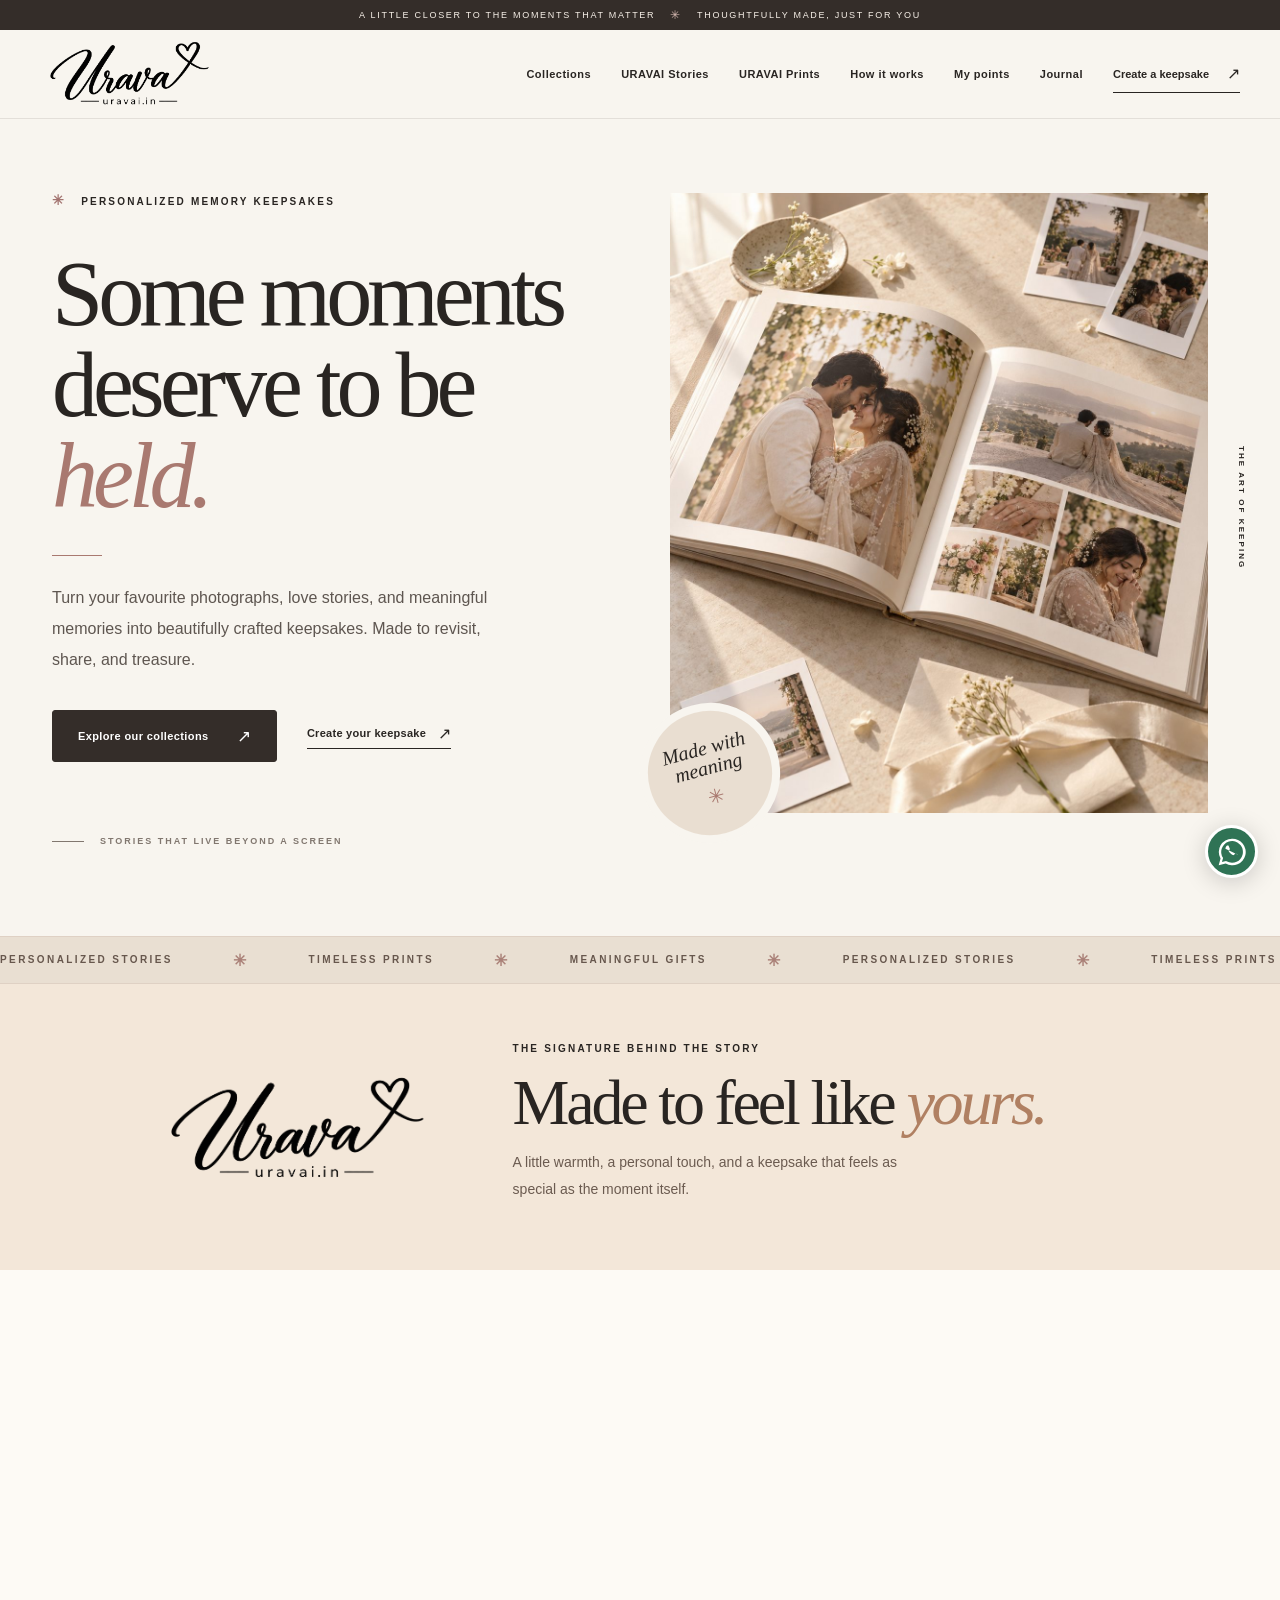
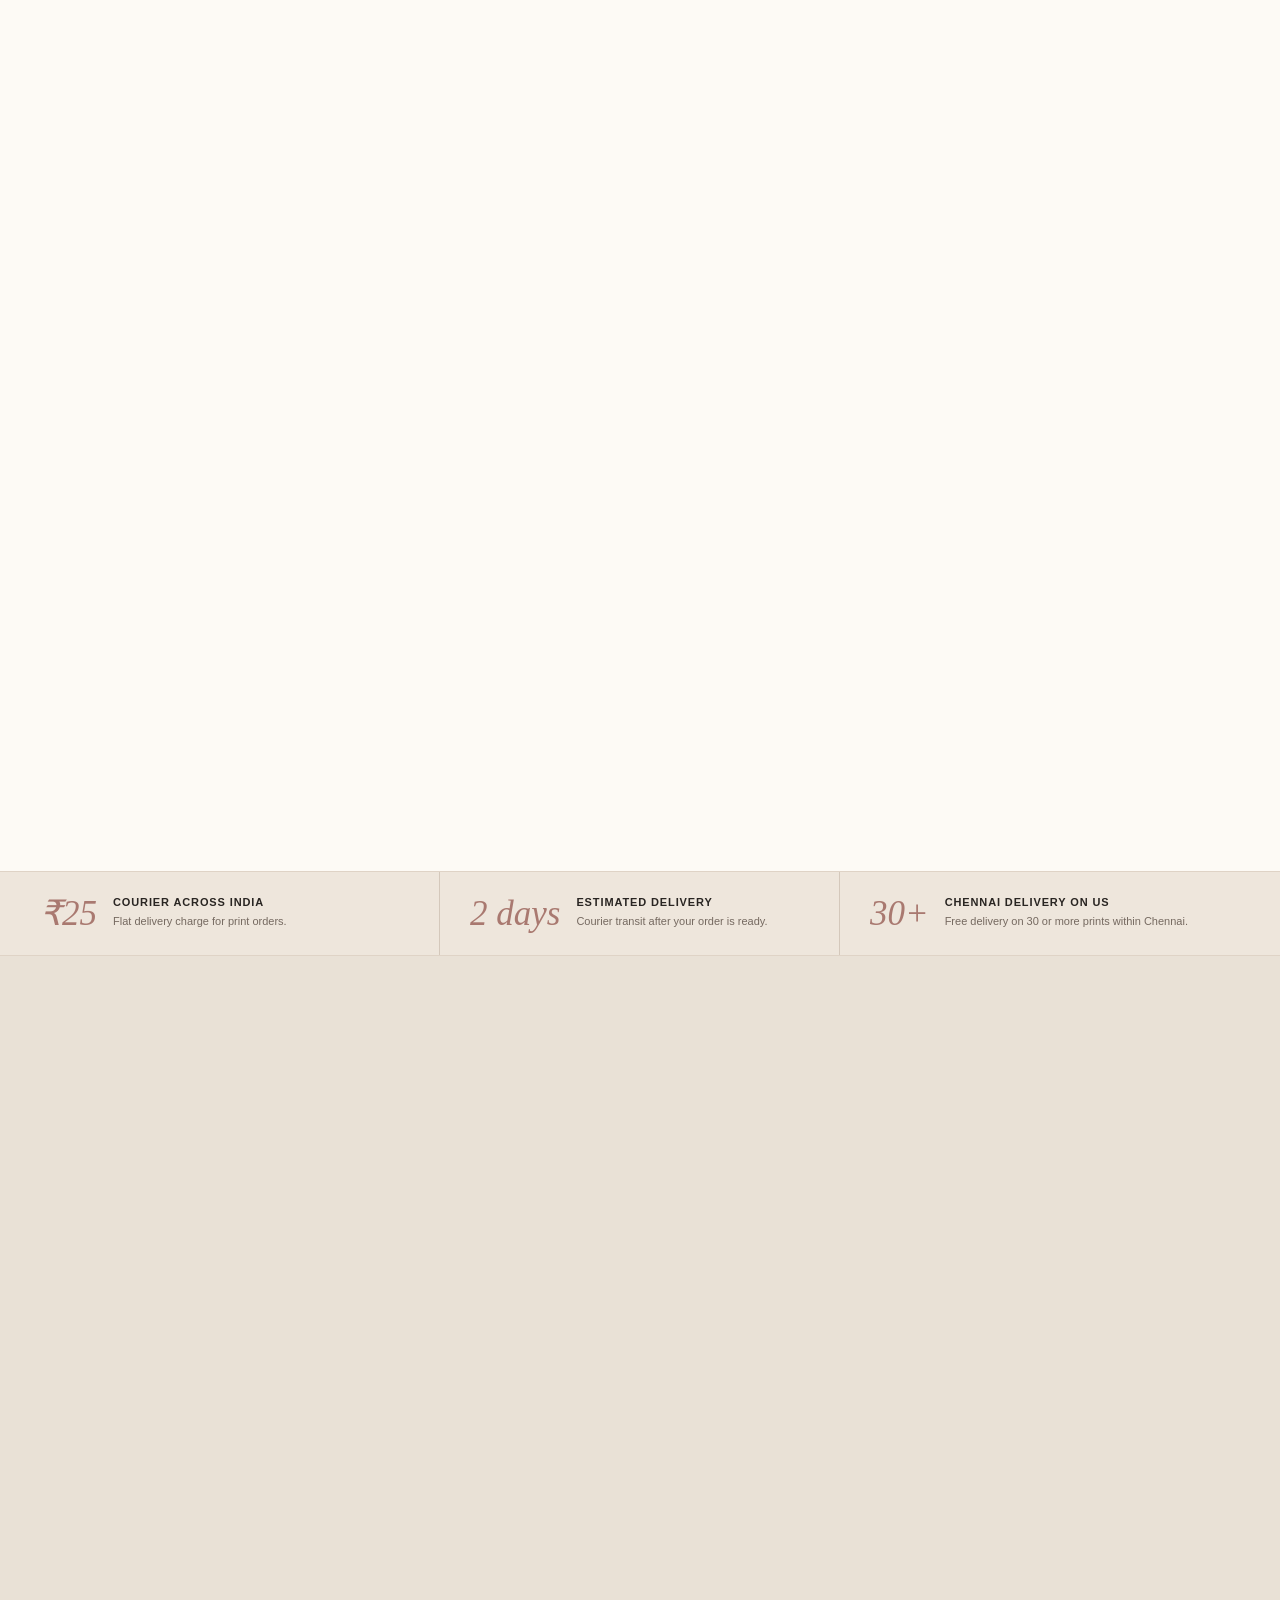
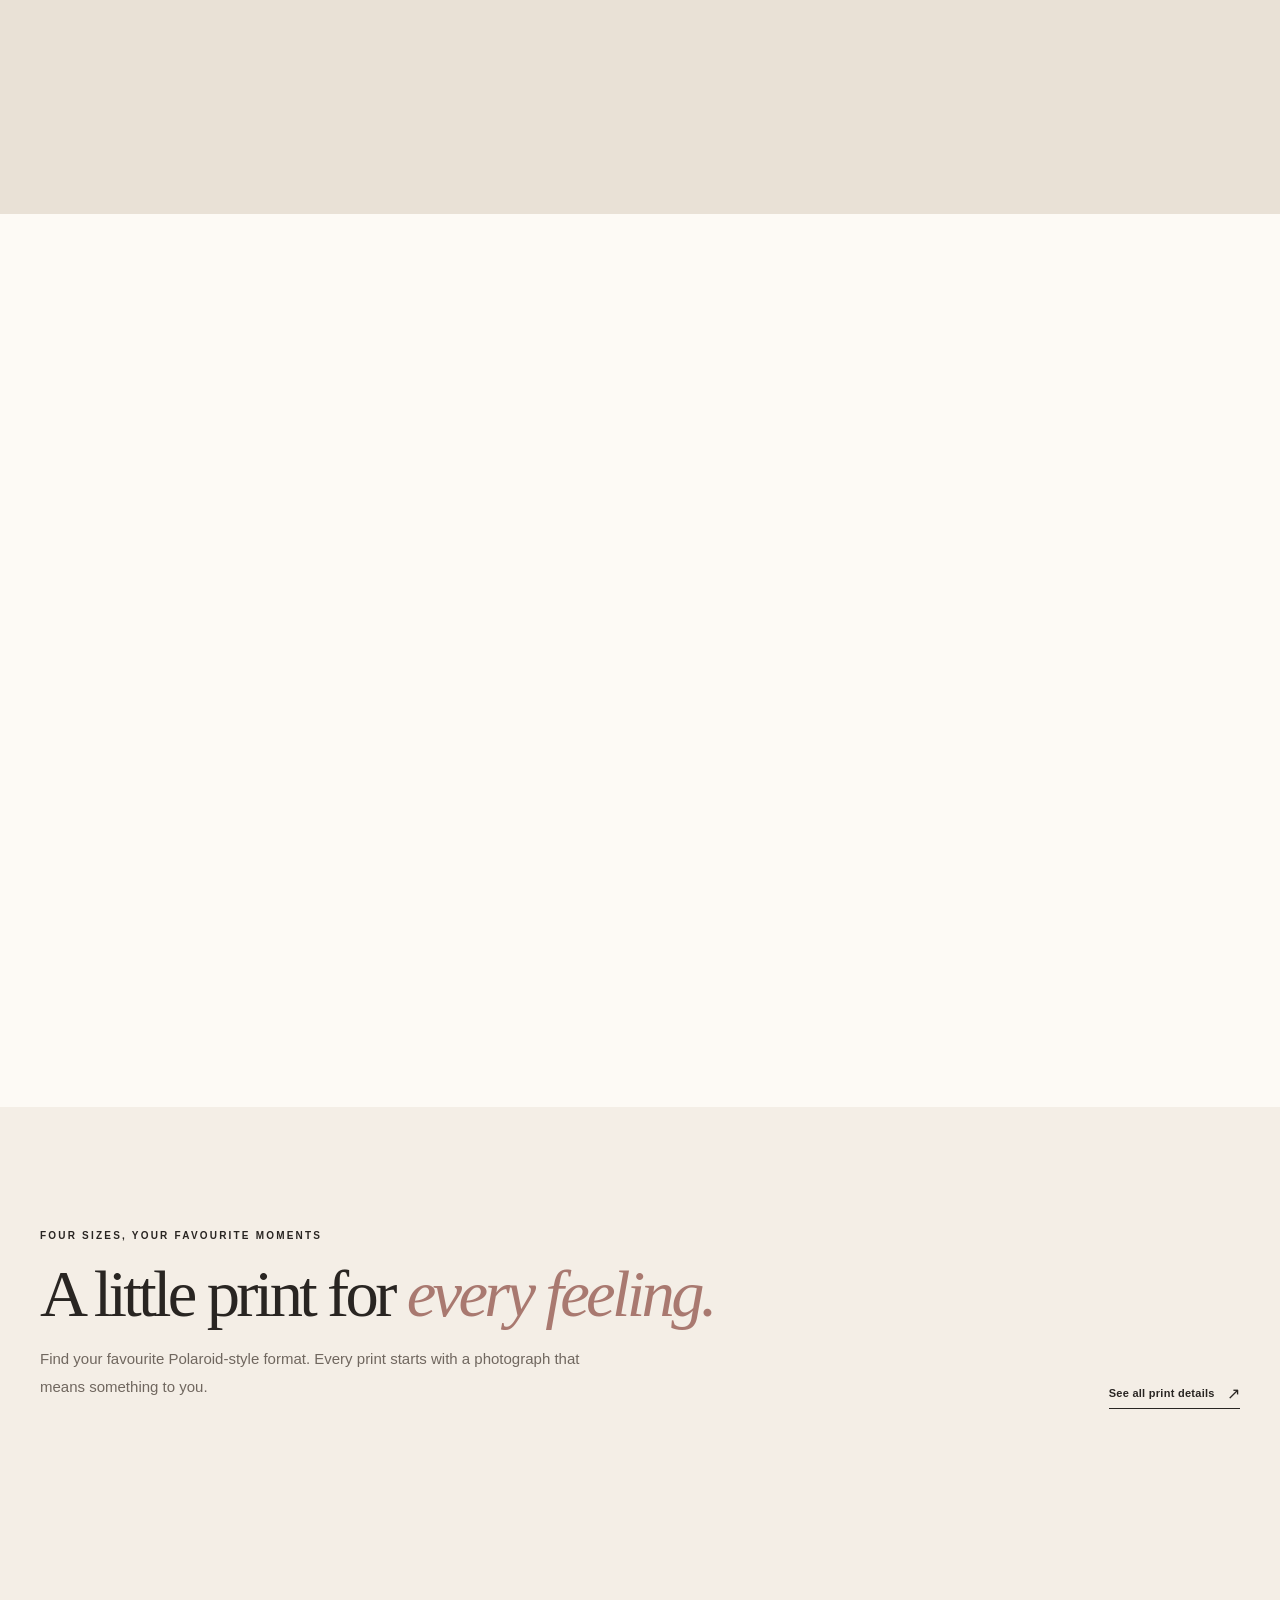
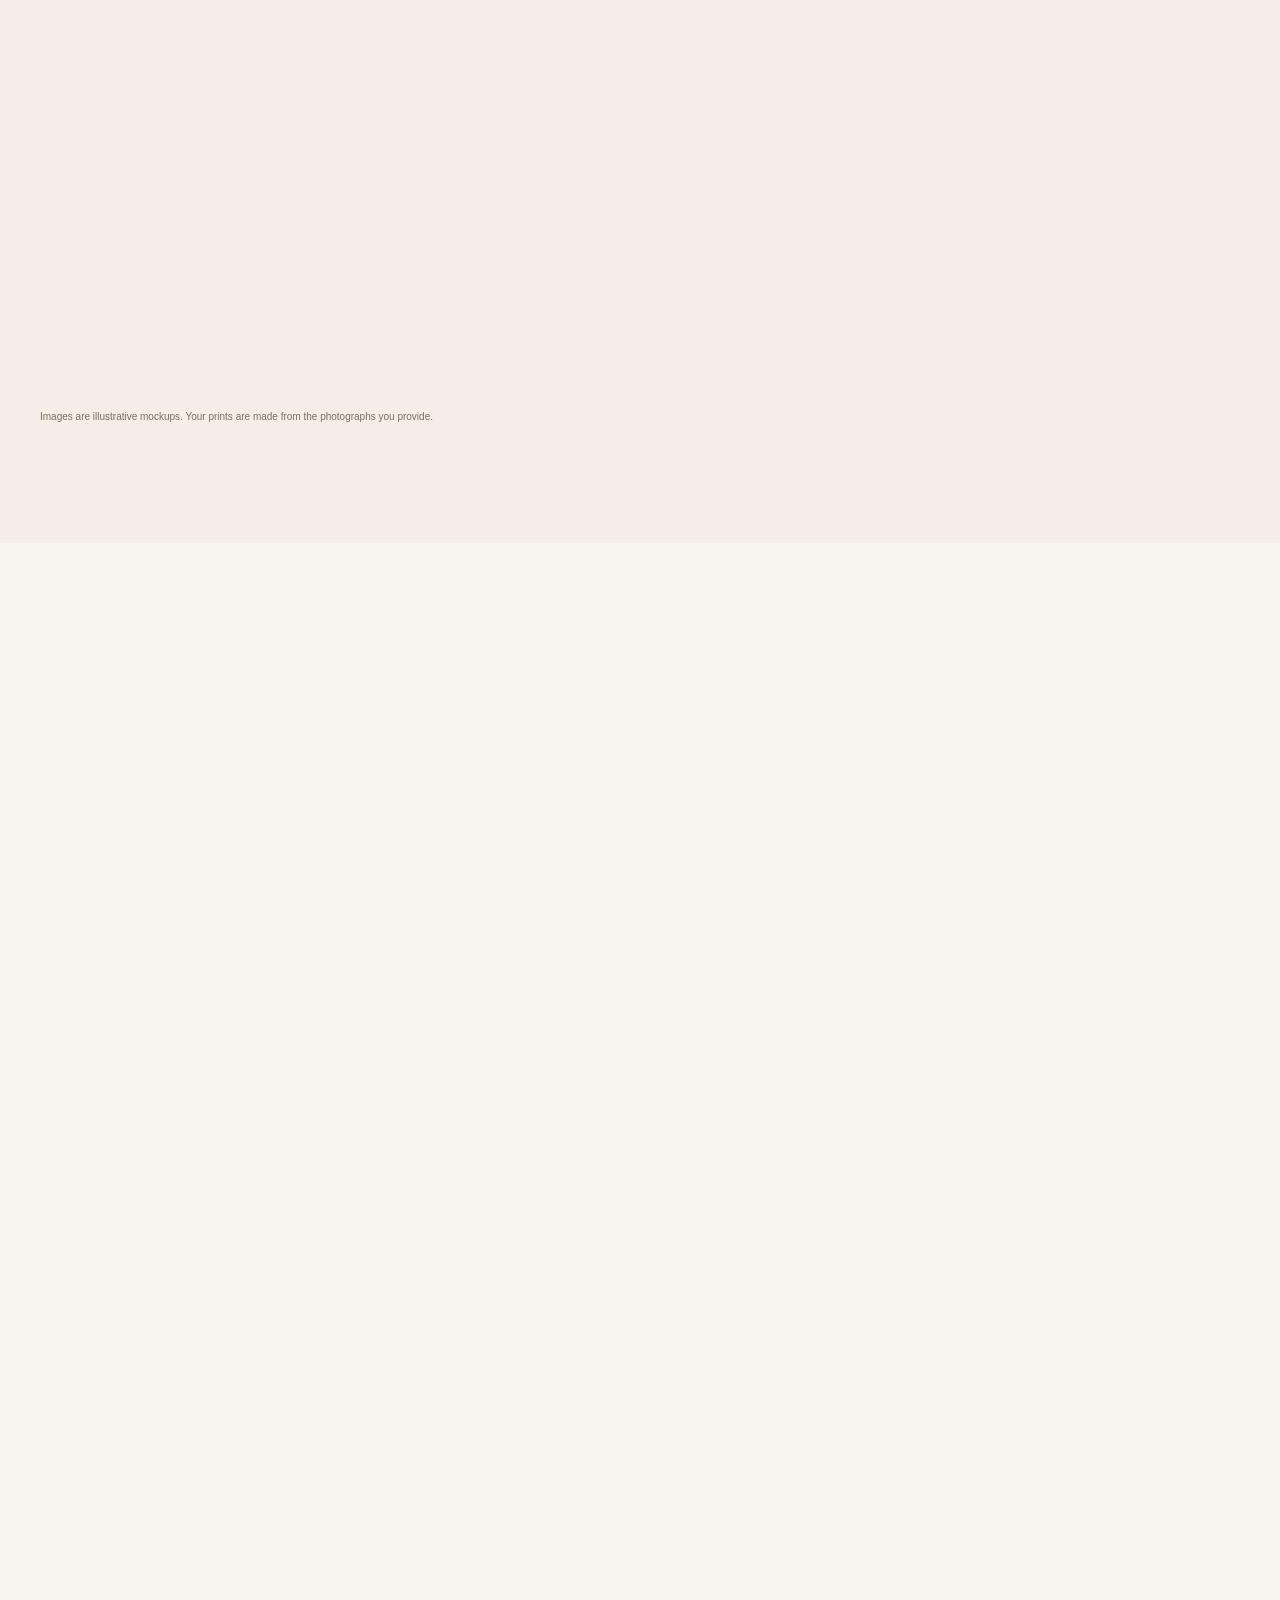
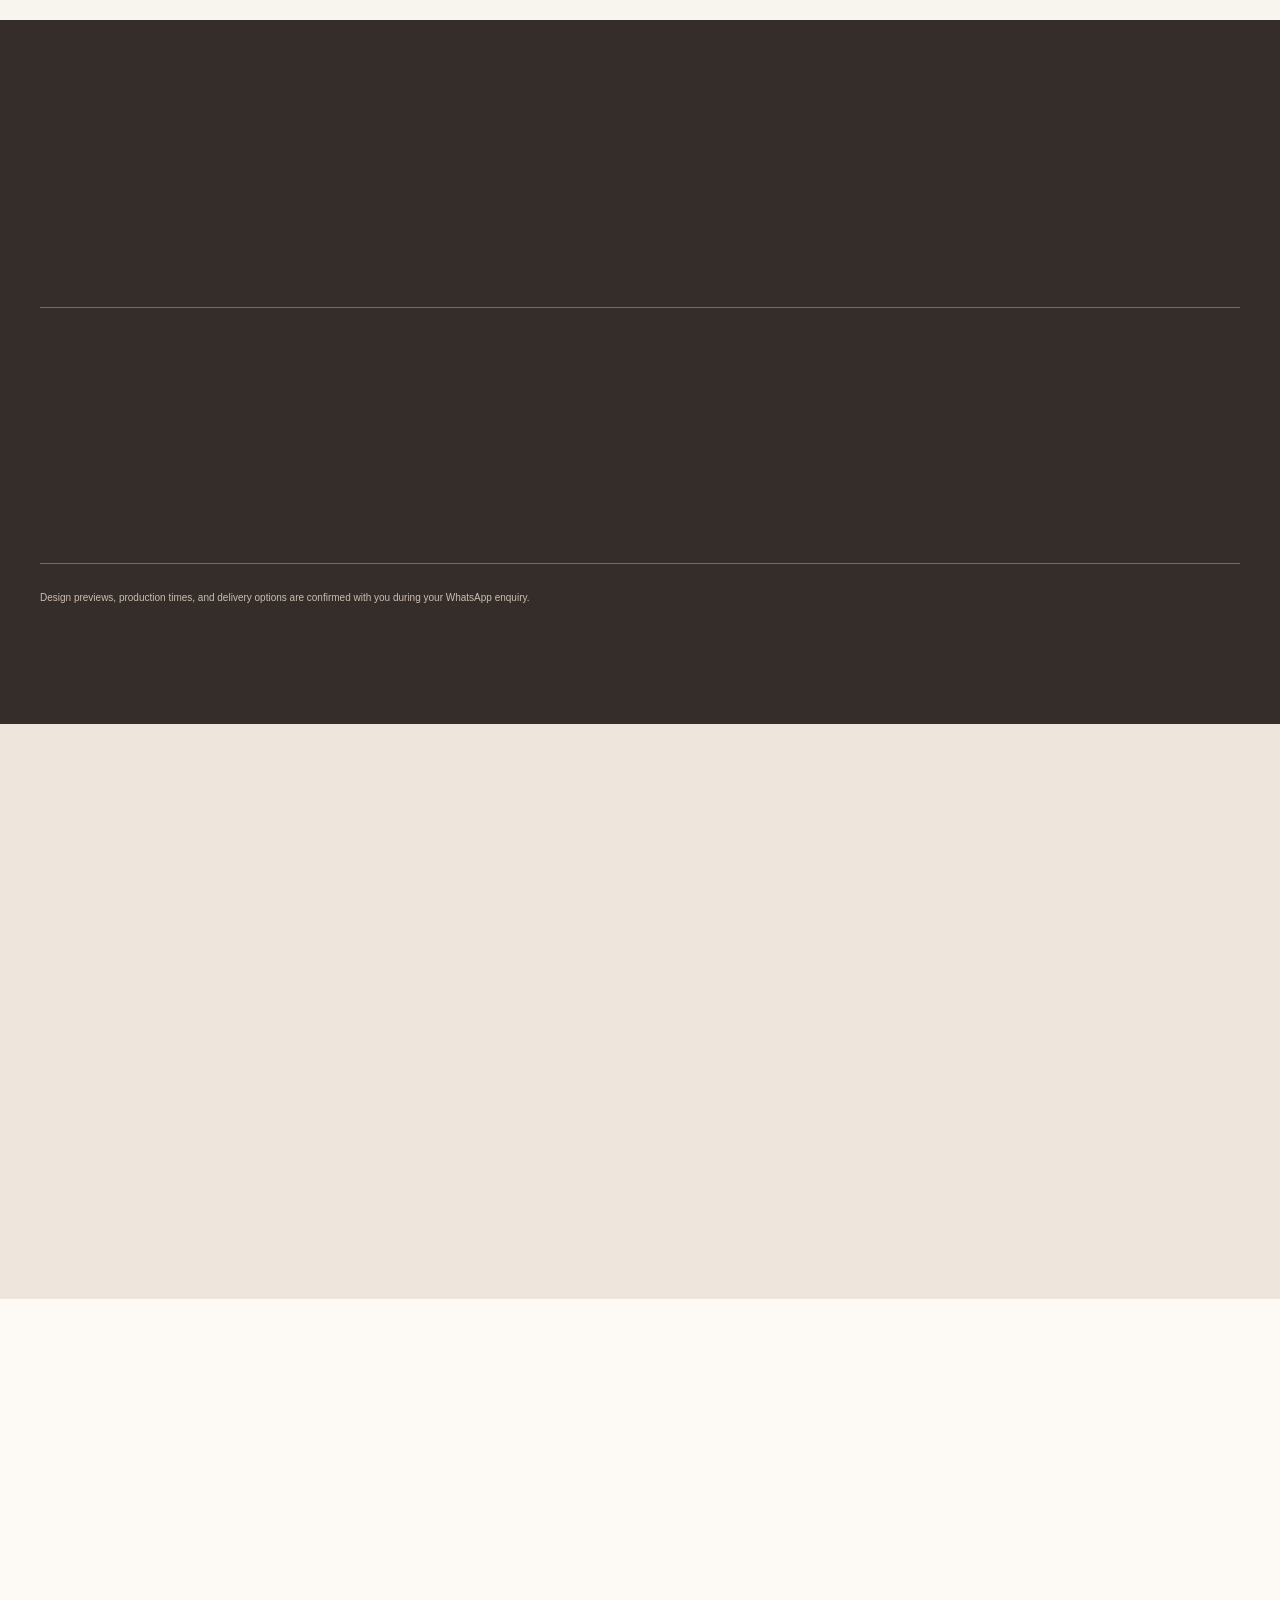
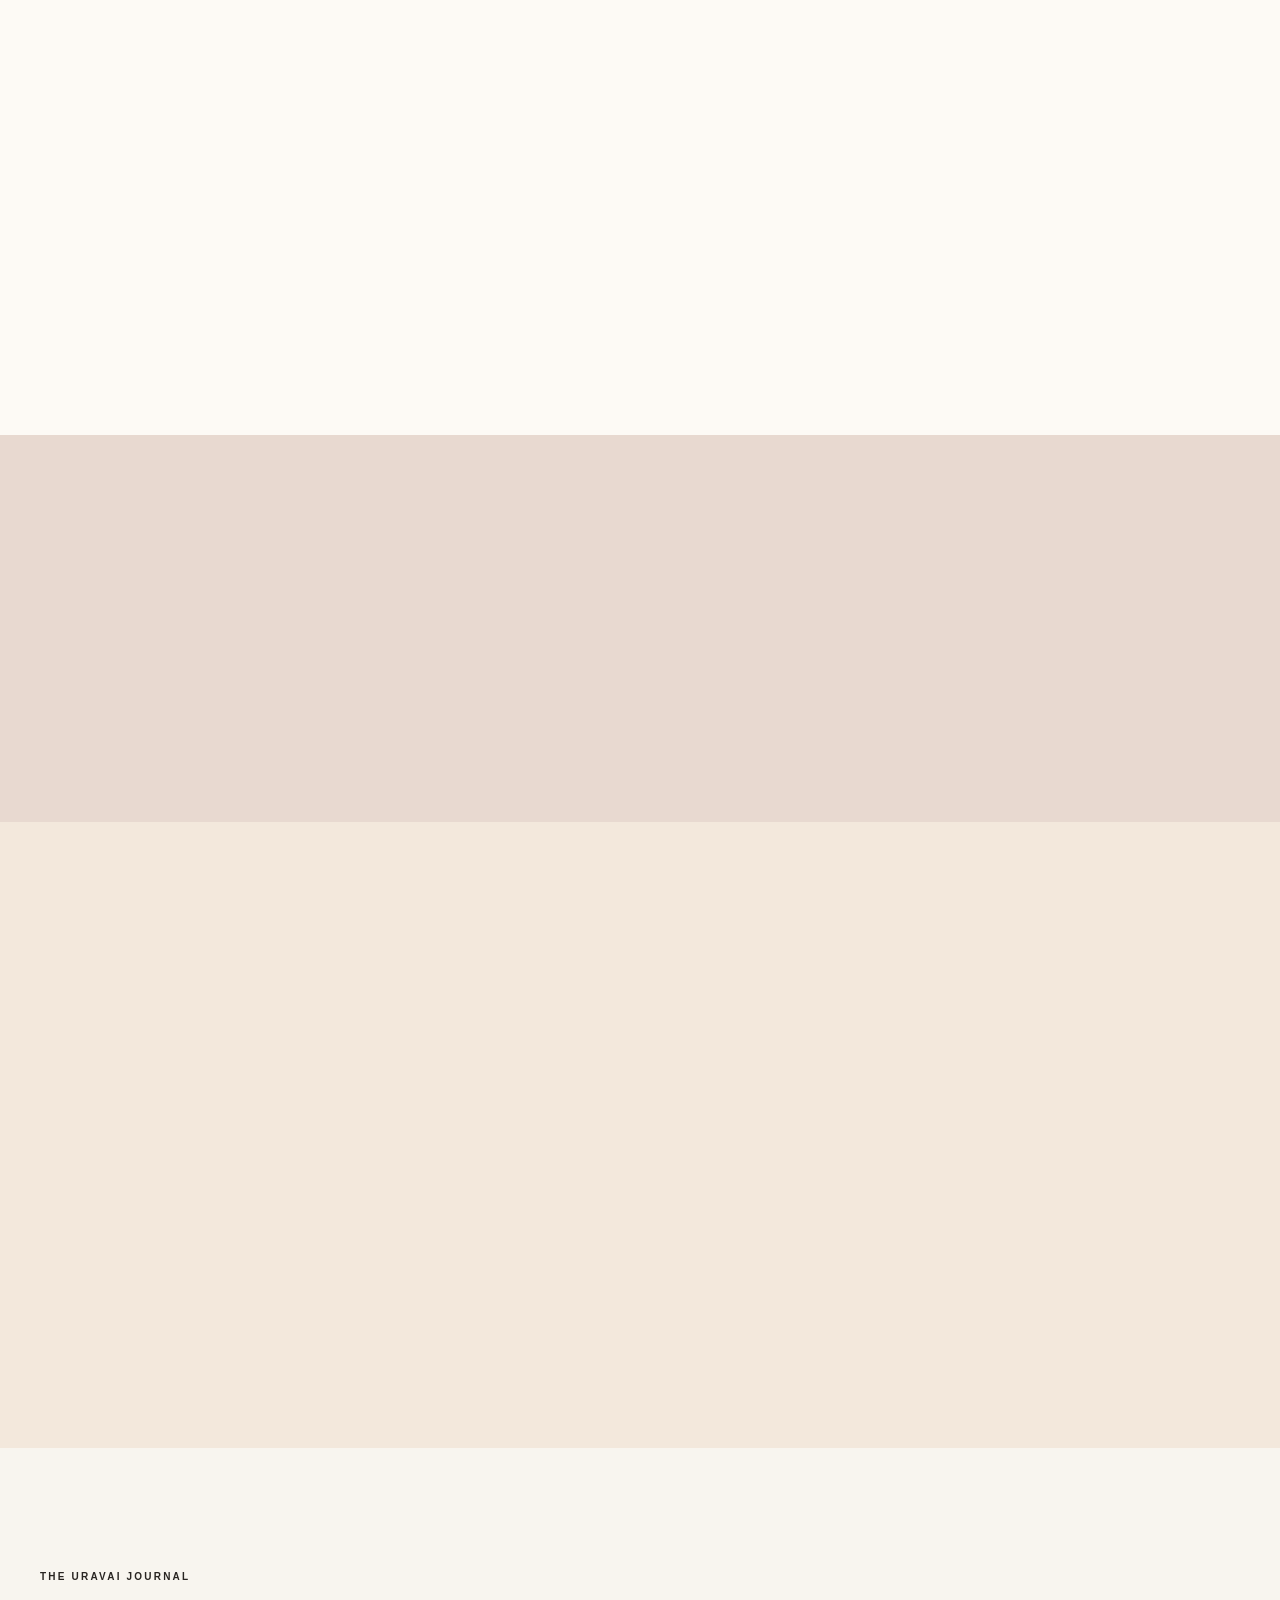
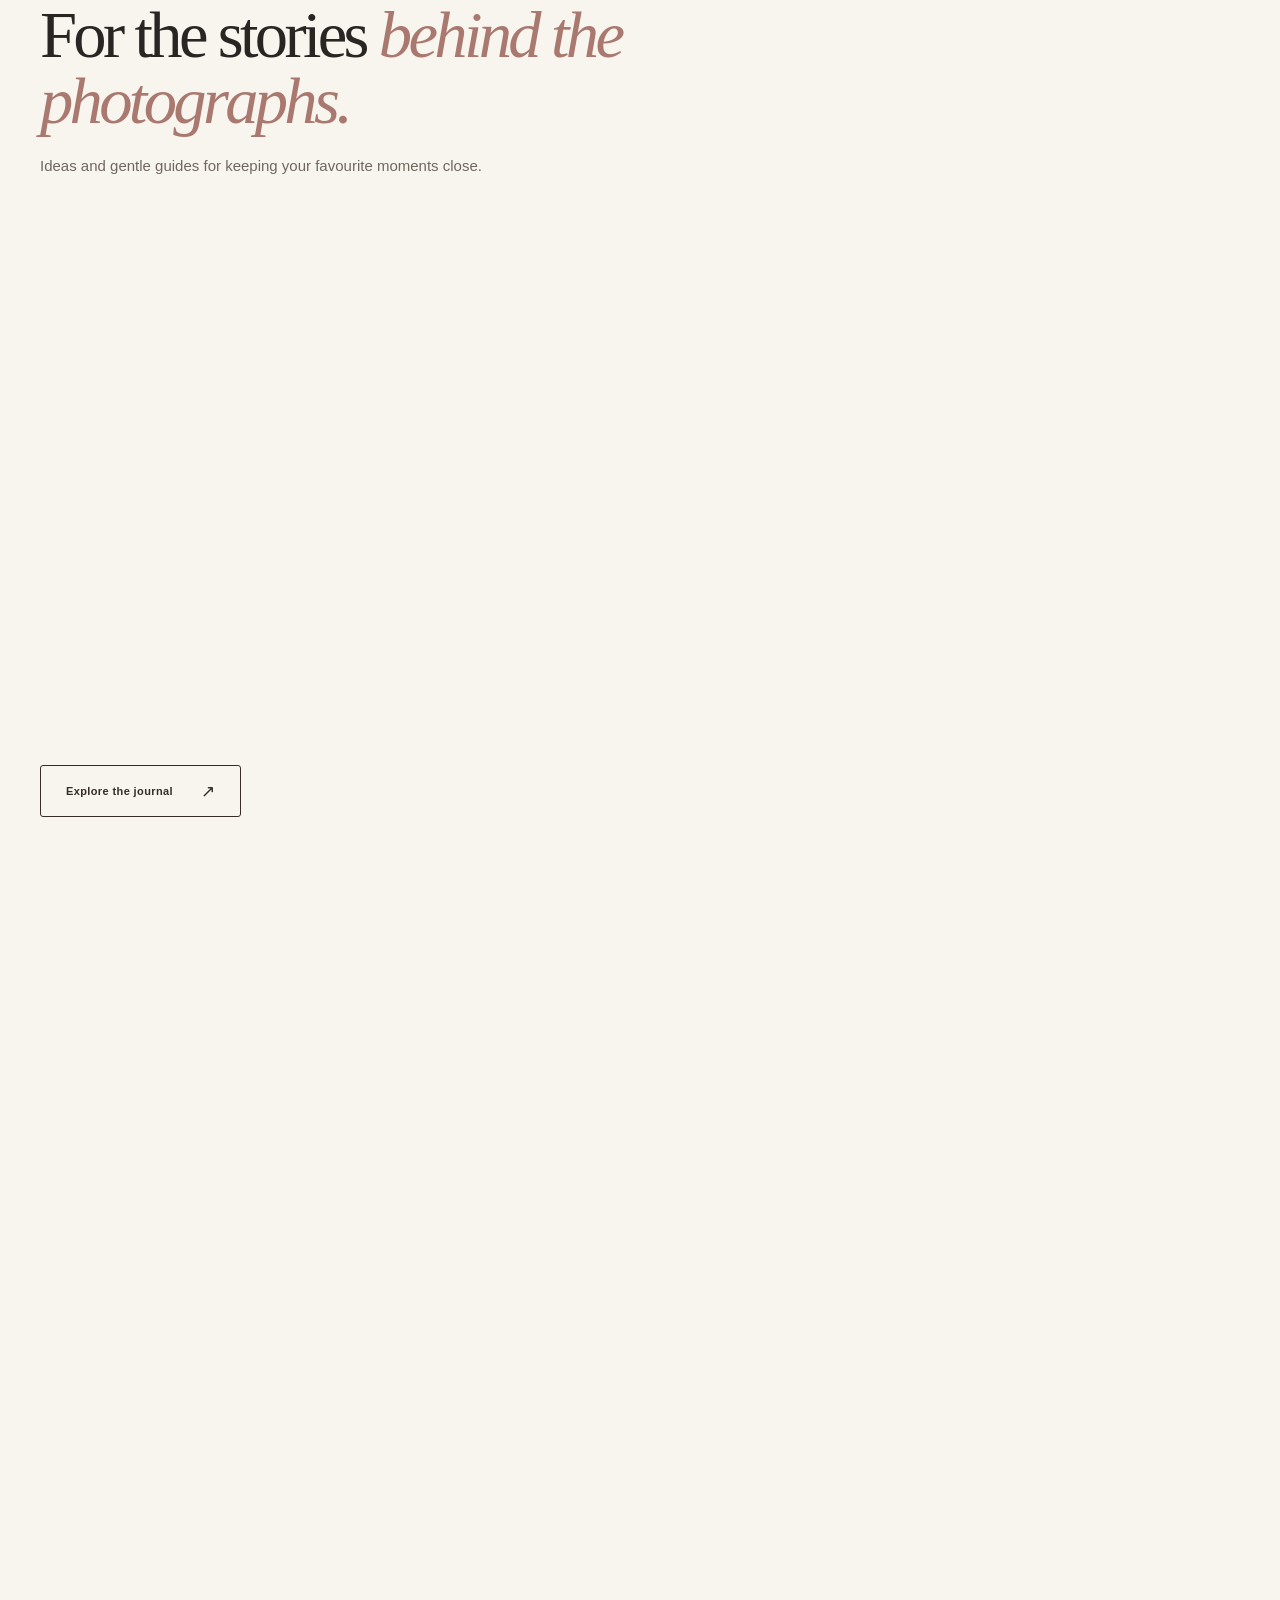
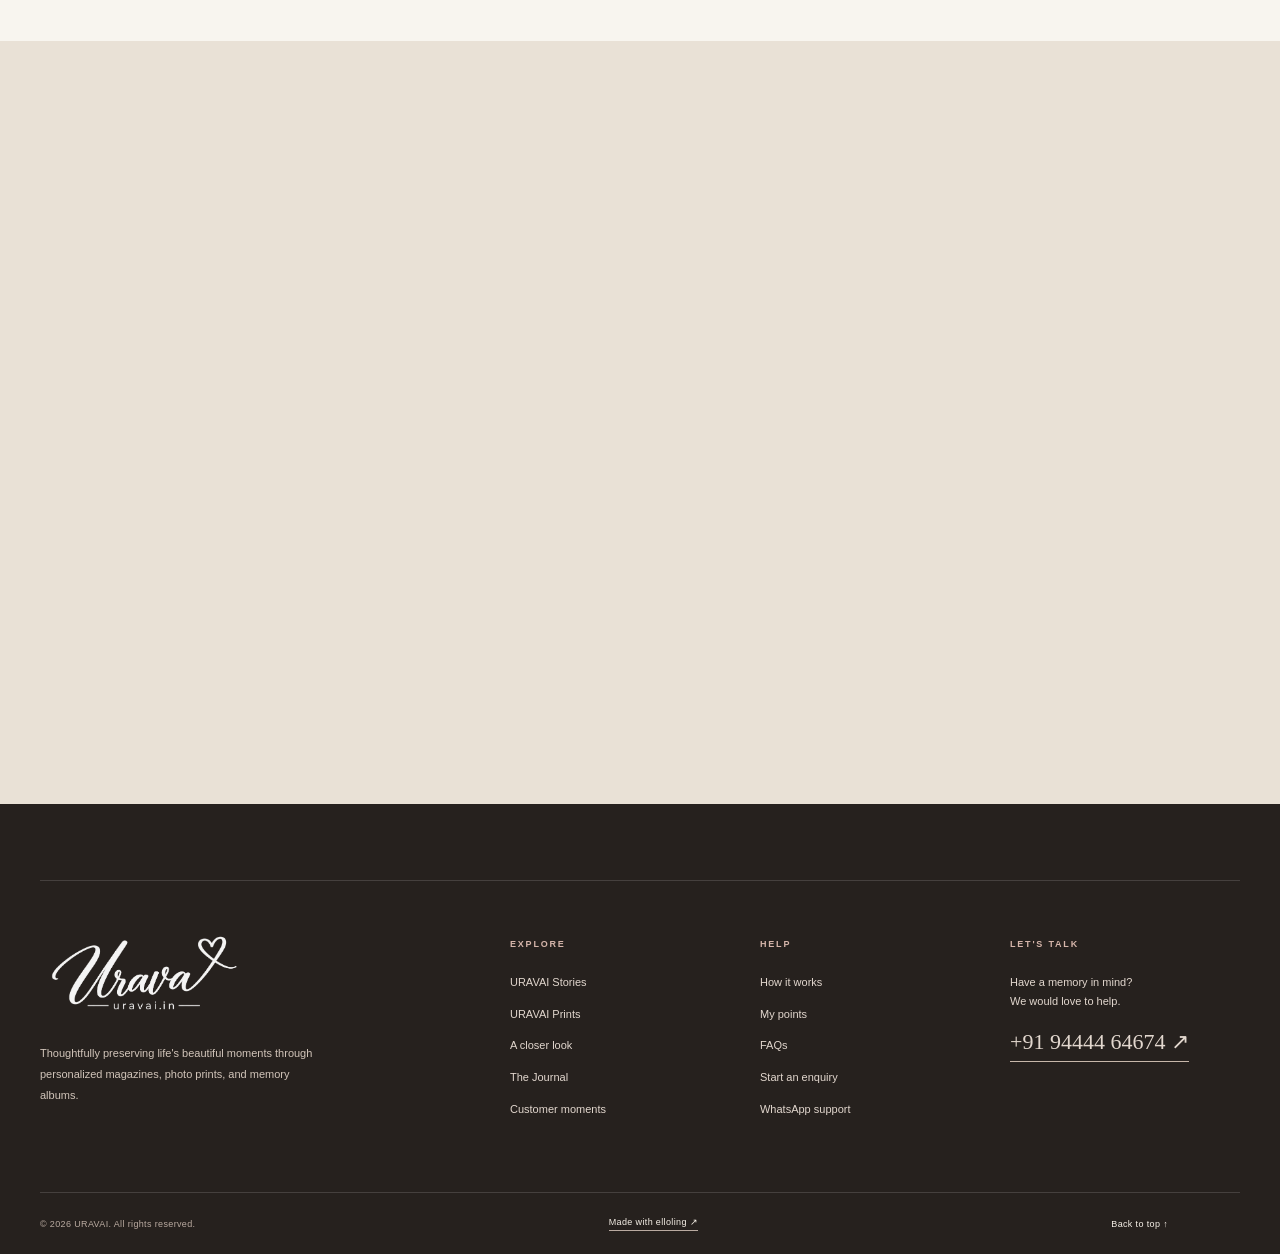
<file: index.html>
<!doctype html>
<html lang="en-IN">
<head>
  <meta charset="utf-8">
  <meta http-equiv="Content-Security-Policy" content="default-src 'none'; script-src 'self' 'sha256-Q1YLrUh/A8K1sQsZnEjfhCuHTvRTSicxjydnRAF2iXk='; style-src 'self' https://fonts.googleapis.com; font-src https://fonts.gstatic.com; img-src 'self' data:; connect-src 'self' https://fonts.googleapis.com https://fonts.gstatic.com; base-uri 'none'; object-src 'none'; frame-src 'none'; worker-src 'none'; form-action 'none'">
  <meta name="referrer" content="no-referrer">
  <meta name="viewport" content="width=device-width, initial-scale=1">
  <meta name="theme-color" content="#f8f5ef">
  <meta name="description" content="Create personalized photo magazines, Polaroid-style prints and memory albums with URAVAI. Turn your favourite moments into keepsakes you can hold.">
  <meta name="robots" content="index, follow, max-image-preview:large">
  <link rel="canonical" href="https://heyitsbright.github.io/uravai.in/">
  <link rel="sitemap" type="application/xml" href="sitemap.xml">
  <meta property="og:type" content="website">
  <meta property="og:site_name" content="URAVAI">
  <meta property="og:locale" content="en_IN">
  <meta property="og:url" content="https://heyitsbright.github.io/uravai.in/">
  <meta property="og:title" content="Personalized Photo Magazines &amp; Prints | URAVAI">
  <meta property="og:description" content="Turn your favourite photographs and stories into beautifully crafted keepsakes. Moments Made Tangible.">
  <meta property="og:image" content="https://heyitsbright.github.io/uravai.in/assets/hero-keepsakes.jpg">
  <meta property="og:image:alt" content="A personalized photo magazine and prints arranged together">
  <meta name="twitter:card" content="summary_large_image">
  <meta name="twitter:title" content="Personalized Photo Magazines &amp; Prints | URAVAI">
  <meta name="twitter:description" content="Personalized magazines, Polaroid-style prints and memory albums for the moments you want to hold.">
  <meta name="twitter:image" content="https://heyitsbright.github.io/uravai.in/assets/hero-keepsakes.jpg">
  <title>Personalized Photo Magazines &amp; Prints | URAVAI</title>
  <script type="application/ld+json">{"@context":"https://schema.org","@graph":[{"@type":"Organization","@id":"https://heyitsbright.github.io/uravai.in/#organization","name":"URAVAI","url":"https://heyitsbright.github.io/uravai.in/","logo":"https://heyitsbright.github.io/uravai.in/assets/urava-logo-transparent.png","description":"Personalized memory magazines, photo prints and albums.","contactPoint":{"@type":"ContactPoint","telephone":"+91-94444-64674","contactType":"customer support"}},{"@type":"WebSite","@id":"https://heyitsbright.github.io/uravai.in/#website","url":"https://heyitsbright.github.io/uravai.in/","name":"URAVAI","inLanguage":"en-IN","publisher":{"@id":"https://heyitsbright.github.io/uravai.in/#organization"}},{"@type":"WebPage","@id":"https://heyitsbright.github.io/uravai.in/#webpage","url":"https://heyitsbright.github.io/uravai.in/","name":"Personalized Photo Magazines & Prints | URAVAI","isPartOf":{"@id":"https://heyitsbright.github.io/uravai.in/#website"},"about":{"@id":"https://heyitsbright.github.io/uravai.in/#organization"},"primaryImageOfPage":"https://heyitsbright.github.io/uravai.in/assets/hero-keepsakes.jpg"}]}</script>
  <link rel="icon" href="assets/favicon.svg" type="image/svg+xml">
  <link rel="preload" as="image" href="assets/hero-keepsakes.jpg" fetchpriority="high">
  <link rel="preconnect" href="https://fonts.googleapis.com">
  <link rel="preconnect" href="https://fonts.gstatic.com" crossorigin>
  <link href="https://fonts.googleapis.com/css2?family=Allura&family=Cormorant+Garamond:ital,wght@0,400;0,500;0,600;1,400;1,500&family=DM+Sans:wght@400;500;600;700&display=swap" rel="stylesheet">
  <link rel="stylesheet" href="assets/styles.css?v=20261101d"><link rel="stylesheet" href="assets/shop.css?v=20261103b">
  <script defer src="assets/site.js?v=20261103"></script>
</head>
<body>
  <a class="skip-link" href="#main">Skip to content</a>
  <div class="announcement">A little closer to the moments that matter <span aria-hidden="true">✳</span> Thoughtfully made, just for you</div>

  <header class="site-header" id="top">
    <div class="header-inner container">
      <a class="brand" href="#top" aria-label="URAVAI home">
        <img class="brand-logo-image" src="assets/urava-logo-transparent.png" alt="" loading="eager"><span class="brand-script">Uravai<span class="brand-heart" aria-hidden="true">♡</span></span>
        <span class="brand-tagline">MOMENTS MADE TANGIBLE</span>
      </a>
      <nav class="desktop-nav" aria-label="Main navigation">
        <a href="#collections">Collections</a>
        <a href="stories.html">URAVAI Stories</a>
        <a href="prints.html">URAVAI Prints</a>
        <a href="#process">How it works</a>
        <a href="account.html">My points</a><a href="journal.html">Journal</a>
      </nav>
      <a class="header-contact" href="#create">Create a keepsake <span aria-hidden="true">↗</span></a>
      <button class="menu-toggle" type="button" aria-label="Open menu" aria-expanded="false" aria-controls="mobile-nav"><span></span><span></span></button>
    </div>
    <nav class="mobile-nav" id="mobile-nav" aria-label="Mobile navigation" hidden>
      <a href="#collections">Collections</a><a href="stories.html">URAVAI Stories</a><a href="prints.html">URAVAI Prints</a><a href="#process">How it works</a><a href="account.html">My points</a><a href="journal.html">Journal</a><a href="#create">Create a keepsake</a>
    </nav>
  </header>

  <main id="main">
    <section class="hero container" aria-labelledby="hero-title">
      <div class="hero-copy reveal">
        <div class="eyebrow"><span class="tiny-star">✳</span> PERSONALIZED MEMORY KEEPSAKES</div>
        <h1 id="hero-title">Some moments deserve to be <em>held.</em></h1>
        <div class="hero-rule"></div>
        <p>Turn your favourite photographs, love stories, and meaningful memories into beautifully crafted keepsakes. Made to revisit, share, and treasure.</p>
        <div class="hero-actions"><a class="button button-dark" href="#collections">Explore our collections <span aria-hidden="true">↗</span></a><a class="text-link" href="#create">Create your keepsake <span aria-hidden="true">↗</span></a></div>
        <div class="hero-note"><span class="note-line"></span> STORIES THAT LIVE BEYOND A SCREEN</div>
      </div>
      <div class="hero-visual reveal">
        <div class="hero-image-wrap"><img src="assets/hero-keepsakes.jpg" alt="Editorial arrangement of a memory magazine, photo prints and a handwritten note" fetchpriority="high"></div>
        <div class="image-badge"><span>Made with meaning</span><b aria-hidden="true">✳</b></div>
        <span class="image-caption">THE ART OF KEEPING</span>
      </div>
    </section>

    <div class="marquee" aria-label="Personalized magazines, timeless prints, meaningful gifts"><div class="marquee-inner" aria-hidden="true">PERSONALIZED STORIES <span>✳</span> TIMELESS PRINTS <span>✳</span> MEANINGFUL GIFTS <span>✳</span> PERSONALIZED STORIES <span>✳</span> TIMELESS PRINTS <span>✳</span> MEANINGFUL GIFTS <span>✳</span></div></div>

    <section class="logo-feature" aria-labelledby="logo-feature-title"><div class="container logo-feature-inner"><div class="logo-art"><img src="assets/urava-logo-transparent.png" alt="The Urava script logo with its heart flourish" loading="lazy"></div><div class="logo-feature-copy"><span class="eyebrow">THE SIGNATURE BEHIND THE STORY</span><h2 id="logo-feature-title">Made to feel like <em>yours.</em></h2><p>A little warmth, a personal touch, and a keepsake that feels as special as the moment itself.</p></div></div></section>

    <section class="section collections-section" id="collections" aria-labelledby="collections-title">
      <div class="container">
        <div class="section-heading centered reveal"><span class="eyebrow">THE URAVAI COLLECTION</span><h2 id="collections-title">Your memories, <em>beautifully made.</em></h2><p>Whether it is a whole chapter or a little moment, we give your memories a place to live.</p></div>
        <div class="collection-grid">
          <article class="collection-card reveal">
            <a class="collection-image" href="stories.html" aria-label="Explore URAVAI Stories"><img src="assets/reference-magazine-cover.jpg" alt="Personalized cream wedding photo magazine held in someone's hands" loading="lazy"><span class="image-number">01 / STORIES</span></a>
            <div class="collection-meta"><div><span class="mini-label">THE PERSONALIZED MAGAZINE</span><h3>URAVAI Stories</h3><p>Every love story deserves to be told.</p></div><a class="circle-arrow" href="stories.html" aria-label="Explore URAVAI Stories">↗</a></div>
          </article>
          <article class="collection-card reveal">
            <a class="collection-image" href="prints.html" aria-label="Explore URAVAI Prints"><img src="assets/prints-editorial.jpg" alt="White-bordered photo prints held over ivory fabric" loading="lazy"><span class="image-number">02 / PRINTS</span></a>
            <div class="collection-meta"><div><span class="mini-label">THE LITTLE MOMENTS</span><h3>URAVAI Prints</h3><p>Little prints. Lasting memories.</p></div><a class="circle-arrow" href="prints.html" aria-label="Explore URAVAI Prints">↗</a></div>
          </article>
        </div>
      </div>
    </section>

    <aside class="shop-promise" aria-label="URAVAI Prints delivery highlights"><div class="container shop-promise-inner"><div class="shop-promise-item"><span class="promise-mark">₹25</span><div><strong>Courier across India</strong><p>Flat delivery charge for print orders.</p></div></div><div class="shop-promise-item"><span class="promise-mark">2 days</span><div><strong>Estimated delivery</strong><p>Courier transit after your order is ready.</p></div></div><div class="shop-promise-item"><span class="promise-mark">30+</span><div><strong>Chennai delivery on us</strong><p>Free delivery on 30 or more prints within Chennai.</p></div></div></div></aside>
    <section class="story-band section" id="stories" aria-labelledby="stories-title">
      <div class="container story-layout">
        <div class="story-visual reveal"><img src="assets/reference-open-magazine.jpg" alt="Open photo magazine with a clean editorial photo layout" loading="lazy"><span class="photo-caption">A STORY WORTH TURNING THE PAGE FOR</span></div>
        <div class="story-copy reveal"><span class="eyebrow">01 / URAVAI STORIES</span><h2 id="stories-title">A keepsake for <em>every chapter.</em></h2><p class="lead">Your beautiful moments, thoughtfully transformed into a personalized magazine.</p><p>From wedding celebrations and love stories to anniversaries and unforgettable milestones, URAVAI Stories gives the moments that matter a place on the page.</p><div class="product-list"><span>The Marriage Magazine</span><span>The Love Journal</span><span>Anniversary Editions</span><span>Personalized Memory Magazines</span></div><p class="soft-note">Personalized with your photographs, names, dates, and story. Ask us about current sizes, finishes, page options, and pricing.</p><div class="inline-actions"><a class="button button-dark" href="stories.html">Explore Stories <span aria-hidden="true">↗</span></a><a class="text-link" data-whatsapp="stories" href="#contact">Ask about Stories <span aria-hidden="true">↗</span></a></div></div>
      </div>
    </section>

    <section class="prints-section section" id="prints" aria-labelledby="prints-title">
      <div class="container prints-layout">
        <div class="prints-copy reveal"><span class="eyebrow">02 / URAVAI PRINTS</span><h2 id="prints-title">For the little things you want to <em>keep forever.</em></h2><p class="lead">Little prints. Lasting memories.</p><p>Your favourite moments deserve to live beyond your phone. Transform photographs into Polaroid-style prints and personalized memory albums, ready for gifting, decorating, and collecting.</p><div class="product-list"><span>Mini · 2 × 3 in · ₹20</span><span>Small · 2.5 × 3.5 in · ₹25</span><span>Standard · 3 × 4 in · ₹30</span><span>Large · 4 × 5 in · ₹35</span></div><p class="soft-note">Prices are per print. ₹25 courier across India; free delivery in Chennai on 30+ prints. Ask us about album options.</p><div class="inline-actions"><a class="button button-dark" href="prints.html">Explore Prints <span aria-hidden="true">↗</span></a><a class="text-link" data-whatsapp="prints" href="#contact">Ask about Prints <span aria-hidden="true">↗</span></a></div></div>
        <div class="prints-visual reveal"><img src="assets/prints-editorial.jpg" alt="A hand holding Polaroid-style photo prints" loading="lazy"><span class="visual-stamp">HOLD ON<br>TO THIS<br><b>♡</b></span></div>
      </div>
    </section>

    <section class="section shop-preview" aria-labelledby="print-shop-title"><div class="container"><div class="shop-preview-head"><div class="section-heading"><span class="eyebrow">FOUR SIZES, YOUR FAVOURITE MOMENTS</span><h2 id="print-shop-title">A little print for <em>every feeling.</em></h2><p>Find your favourite Polaroid-style format. Every print starts with a photograph that means something to you.</p></div><a class="text-link" href="prints.html">See all print details <span aria-hidden="true">↗</span></a></div><div class="print-grid"><article class="print-card reveal" id="size-1">
          <a class="print-card-image" href="prints.html#size-1" aria-label="View Mini Polaroid-style prints"><img src="assets/print-size-1-sample.jpg" alt="Illustrative mini white-bordered photo print mockup" loading="lazy" width="1024" height="1024"><span class="print-card-index">SIZE 01</span></a>
          <div class="print-card-body"><span class="print-card-kicker">URAVAI PRINTS / MINI</span><div class="print-card-title-row"><h3>Mini</h3><div class="print-price">₹20<small>per print</small></div></div><p>A little note for a moment you want to keep close.</p><p class="print-dimensions"><strong>2 × 3 in</strong> &nbsp;·&nbsp; 5.1 × 7.6 cm</p><a class="button button-dark" data-print-size="1" href="https://wa.me/919444464674">Order Mini <span aria-hidden="true">↗</span></a></div>
        </article>
<article class="print-card reveal" id="size-2">
          <a class="print-card-image" href="prints.html#size-2" aria-label="View Small Polaroid-style prints"><img src="assets/print-size-2-sample.jpg" alt="Illustrative small white-bordered photo print mockup" loading="lazy" width="1024" height="1024"><span class="print-card-index">SIZE 02</span></a>
          <div class="print-card-body"><span class="print-card-kicker">URAVAI PRINTS / SMALL</span><div class="print-card-title-row"><h3>Small</h3><div class="print-price">₹25<small>per print</small></div></div><p>An easy size for gifting, collecting and sharing.</p><p class="print-dimensions"><strong>2.5 × 3.5 in</strong> &nbsp;·&nbsp; 6.4 × 8.9 cm</p><a class="button button-dark" data-print-size="2" href="https://wa.me/919444464674">Order Small <span aria-hidden="true">↗</span></a></div>
        </article>
<article class="print-card reveal" id="size-3">
          <a class="print-card-image" href="prints.html#size-3" aria-label="View Standard Polaroid-style prints"><img src="assets/print-size-3-sample.jpg" alt="Illustrative standard white-bordered photo print mockup" loading="lazy" width="1024" height="1024"><span class="print-card-index">SIZE 03</span></a>
          <div class="print-card-body"><span class="print-card-kicker">URAVAI PRINTS / STANDARD</span><div class="print-card-title-row"><h3>Standard</h3><div class="print-price">₹30<small>per print</small></div></div><p>A familiar print with space for your favourite details.</p><p class="print-dimensions"><strong>3 × 4 in</strong> &nbsp;·&nbsp; 7.6 × 10.2 cm</p><a class="button button-dark" data-print-size="3" href="https://wa.me/919444464674">Order Standard <span aria-hidden="true">↗</span></a></div>
        </article>
<article class="print-card reveal" id="size-4">
          <a class="print-card-image" href="prints.html#size-4" aria-label="View Large Polaroid-style prints"><img src="assets/print-size-4-sample.jpg" alt="Illustrative large white-bordered photo print mockup" loading="lazy" width="1024" height="1024"><span class="print-card-index">SIZE 04</span></a>
          <div class="print-card-body"><span class="print-card-kicker">URAVAI PRINTS / LARGE</span><div class="print-card-title-row"><h3>Large</h3><div class="print-price">₹35<small>per print</small></div></div><p>Give a special photograph a little more room to shine.</p><p class="print-dimensions"><strong>4 × 5 in</strong> &nbsp;·&nbsp; 10.2 × 12.7 cm</p><a class="button button-dark" data-print-size="4" href="https://wa.me/919444464674">Order Large <span aria-hidden="true">↗</span></a></div>
        </article></div><p class="sample-caption">Images are illustrative mockups. Your prints are made from the photographs you provide.</p></div></section>
    <section class="editorial-section section" id="journal" aria-labelledby="journal-title"><div class="container"><div class="section-heading centered reveal"><span class="eyebrow">A CLOSER LOOK</span><h2 id="journal-title">Made for the moments <em>you return to.</em></h2><p>A glimpse into the textures, pages, and photographs that inspire our keepsakes.</p></div><div class="editorial-grid"><figure class="editorial-tile tall reveal"><img src="assets/reference-magazine-cover.jpg" alt="Cream wedding memory magazine" loading="lazy"><figcaption>01 — The cover story</figcaption></figure><figure class="editorial-tile wide reveal"><img src="assets/reference-open-magazine.jpg" alt="Open personalized photo magazine" loading="lazy"><figcaption>02 — The moments inside</figcaption></figure><figure class="editorial-tile small reveal"><img src="assets/prints-editorial.jpg" alt="A fan of printed photographs" loading="lazy"><figcaption>03 — The little details</figcaption></figure></div></div></section>

    <section class="process-section section" id="process" aria-labelledby="process-title"><div class="container"><div class="process-head reveal"><div><span class="eyebrow">THOUGHTFUL FROM START TO FINISH</span><h2 id="process-title">How your story <em>comes to life.</em></h2></div><p>Creating something personal should feel easy. Here is how we make it happen together.</p></div><div class="steps"><article class="step reveal"><span class="step-number">01</span><div class="step-icon" aria-hidden="true">◇</div><h3>Choose your keepsake</h3><p>Explore our collections and choose the product that feels like your story.</p></article><article class="step reveal"><span class="step-number">02</span><div class="step-icon" aria-hidden="true">✉</div><h3>Share your memories</h3><p>Send your favourite photographs, names, dates, and personal details on WhatsApp.</p></article><article class="step reveal"><span class="step-number">03</span><div class="step-icon" aria-hidden="true">✳</div><h3>We create with care</h3><p>We turn your memories into a thoughtfully designed keepsake.</p></article><article class="step reveal"><span class="step-number">04</span><div class="step-icon" aria-hidden="true">♡</div><h3>Delivered with love</h3><p>Your finished creation is carefully packed and sent to you.</p></article></div><p class="process-note">Design previews, production times, and delivery options are confirmed with you during your WhatsApp enquiry.</p></div></section>

    <section class="values-section section" aria-labelledby="values-title"><div class="container values-layout"><div class="values-intro reveal"><span class="eyebrow">THE URAVAI FEELING</span><h2 id="values-title">More than a product.<br><em>A piece of your story.</em></h2><p>Because some moments deserve more than a place in a digital gallery.</p></div><div class="values-grid"><article class="value reveal"><span>01</span><h3>Thoughtfully personalized</h3><p>Built around your photographs, words, and meaningful moments.</p></article><article class="value reveal"><span>02</span><h3>Beautifully designed</h3><p>Quiet layouts and elegant details that let your memories shine.</p></article><article class="value reveal"><span>03</span><h3>Made with care</h3><p>Attention to the small details that make a gift feel personal.</p></article><article class="value reveal"><span>04</span><h3>Memories you can hold</h3><p>Something tangible to revisit, share, and pass along.</p></article></div></div></section>

    <section class="memories-section section" id="memories" aria-labelledby="memories-title"><div class="container memories-layout"><div class="memories-photo reveal"><img src="assets/hero-keepsakes.jpg" alt="Memory magazine and photo prints styled together" loading="lazy"></div><div class="memories-copy reveal"><span class="eyebrow">YOUR MEMORIES, OUR FAVOURITE STORIES</span><h2 id="memories-title">A space for <em>your moments.</em></h2><p>Every keepsake carries a story. We would love to see how yours becomes part of your celebrations and everyday life.</p><p>Purchased from URAVAI? Share a photograph of your keepsake with us. We will ask for your permission before featuring it here.</p><a class="button button-outline" data-whatsapp="share" href="#contact">Share your URAVAI moment <span aria-hidden="true">↗</span></a></div></div></section>

    <section class="reviews-section" aria-labelledby="reviews-title"><div class="container reviews-inner reveal"><span class="eyebrow">KIND WORDS, BEAUTIFUL MEMORIES</span><h2 id="reviews-title">The loveliest stories are <em>yours.</em></h2><p>We will share customer words here as soon as we have their reviews and permission. Have a URAVAI keepsake you love? We would be delighted to hear about it.</p><a class="text-link" data-whatsapp="review" href="#contact">Tell us your story <span aria-hidden="true">↗</span></a></div></section>

    <section class="rewards-section section" id="rewards" aria-labelledby="rewards-title"><div class="container rewards-layout"><div class="rewards-copy reveal"><span class="eyebrow">A LITTLE THANK YOU FROM US</span><h2 id="rewards-title">Your moments have <em>their rewards.</em></h2><p>Keep track of the points you earn with URAVAI and find the bills for your latest and previous purchases in one private place.</p><a class="button button-dark" href="account.html">My points &amp; bills <span aria-hidden="true">↗</span></a><p class="rewards-note">Have the mobile number from your order ready. We verify your account before sharing records.</p></div><div class="rewards-art reveal" aria-hidden="true"><span class="rewards-art-top">URAVAI / YOUR KEEPSAKES</span><div class="rewards-art-center"><span class="rewards-art-mark">♡</span><strong>Little moments.<br><em>Lovely rewards.</em></strong></div><div class="rewards-art-bottom"><span>POINTS</span><span>MEMORIES</span><span>BILLS</span></div></div></div></section>

    <section class="section journal-teaser" aria-labelledby="journal-teaser-title"><div class="container"><div class="section-heading"><span class="eyebrow">THE URAVAI JOURNAL</span><h2 id="journal-teaser-title">For the stories <em>behind the photographs.</em></h2><p>Ideas and gentle guides for keeping your favourite moments close.</p></div><div class="journal-grid"><article class="journal-card reveal"><a href="why-print-photos.html"><img src="assets/print-size-2-sample.jpg" alt="A photograph can become part of daily life when it moves beyond your screen." loading="lazy"></a><span class="journal-meta">THE ART OF KEEPING</span><h3><a href="why-print-photos.html">Why printed photos feel different from a phone gallery</a></h3><p>A photograph can become part of daily life when it moves beyond your screen.</p><a class="text-link" href="why-print-photos.html">Read the story <span aria-hidden="true">↗</span></a></article><article class="journal-card reveal"><a href="personalized-wedding-magazine.html"><img src="assets/reference-open-magazine.jpg" alt="Turn photographs, names, dates and little details into a story you can revisit together." loading="lazy"></a><span class="journal-meta">URAVAI STORIES</span><h3><a href="personalized-wedding-magazine.html">How to tell your love story in a personalized wedding magazine</a></h3><p>Turn photographs, names, dates and little details into a story you can revisit together.</p><a class="text-link" href="personalized-wedding-magazine.html">Read the story <span aria-hidden="true">↗</span></a></article><article class="journal-card reveal"><a href="polaroid-gift-ideas.html"><img src="assets/print-size-4-sample.jpg" alt="Simple ways to give a handful of photographs a little more meaning." loading="lazy"></a><span class="journal-meta">GIFTING IDEAS</span><h3><a href="polaroid-gift-ideas.html">Polaroid-style photo print gift ideas for the people you love</a></h3><p>Simple ways to give a handful of photographs a little more meaning.</p><a class="text-link" href="polaroid-gift-ideas.html">Read the story <span aria-hidden="true">↗</span></a></article></div><div class="journal-more"><a class="button button-outline" href="journal.html">Explore the journal <span aria-hidden="true">↗</span></a></div></div></section>
    <section class="faq-section section" id="faq" aria-labelledby="faq-title"><div class="container faq-layout"><div class="faq-intro reveal"><span class="eyebrow">GOOD TO KNOW</span><h2 id="faq-title">A few little <em>questions.</em></h2><p>Need more help? We are always a WhatsApp message away.</p><a class="text-link" data-whatsapp="general" href="#contact">Chat with URAVAI <span aria-hidden="true">↗</span></a></div><div class="faq-list reveal"><details><summary>Can I personalize my magazine?<span aria-hidden="true">+</span></summary><p>Yes. URAVAI Stories can be personalized with your photographs, names, dates, and personal story.</p></details><details><summary>How do I place an order?<span aria-hidden="true">+</span></summary><p>Choose your preferred keepsake and contact us on WhatsApp. We will walk you through the available options and your order.</p></details><details><summary>Can I see a preview before printing?<span aria-hidden="true">+</span></summary><p>Message us about your chosen product and we will confirm the current preview and revision process before you place an order.</p></details><details><summary>How long does delivery take?<span aria-hidden="true">+</span></summary><p>For prints, courier transit is estimated at two days after dispatch. We will confirm production and dispatch timing for your order on WhatsApp. Magazine timelines are confirmed individually.</p></details><details><summary>Do you deliver across India?<span aria-hidden="true">+</span></summary><p>Print orders have a ₹25 courier charge across India. Delivery is free for orders of 30 or more prints within Chennai. Share your address on WhatsApp to confirm your order.</p></details><details><summary>Can I order URAVAI products as gifts?<span aria-hidden="true">+</span></summary><p>Absolutely. Our personalized keepsakes are made for weddings, anniversaries, birthdays, and other meaningful occasions.</p></details><details><summary>How does the URAVAI Wallet work?<span aria-hidden="true">+</span></summary><p>Ask us for the current URAVAI Rewards policy and eligible wallet benefits before you order.</p></details></div></div></section>

    <section class="create-section section" id="create" aria-labelledby="create-title"><div class="container create-layout"><div class="create-intro reveal"><span class="eyebrow">LET'S MAKE SOMETHING MEANINGFUL</span><h2 id="create-title">Your story starts <em>here.</em></h2><p>Tell us a little about the keepsake you have in mind. We will open a WhatsApp chat with your choices ready to send.</p><div class="contact-line"><span>Prefer to chat directly?</span><a href="https://wa.me/919444464674" target="_blank" rel="noopener noreferrer">+91 94444 64674 ↗</a></div></div><form class="enquiry-form reveal" id="enquiry-form"><div class="form-field"><label for="collection">I am interested in</label><select id="collection" name="collection" required><option value="">Choose a collection</option><option value="Stories">URAVAI Stories</option><option value="Prints">URAVAI Prints</option></select></div><div class="form-field"><label for="product">My preferred keepsake</label><select id="product" name="product" required disabled><option value="">Select a collection first</option></select></div><div class="form-field"><label for="occasion">The occasion <span>(optional)</span></label><input id="occasion" name="occasion" type="text" maxlength="80" placeholder="Wedding, anniversary, birthday..."></div><div class="form-field"><label for="message">Anything else we should know? <span>(optional)</span></label><textarea id="message" name="message" rows="3" maxlength="400" placeholder="A little note about your idea..."></textarea></div><button class="button button-dark form-submit" type="submit">Continue on WhatsApp <span aria-hidden="true">↗</span></button><p class="form-note">Your details are added to a message for you to review in WhatsApp. This page does not store your enquiry.</p></form></div></section>
  </main>

  <footer class="site-footer" id="contact"><div class="container footer-top"><div class="footer-brand"><a class="brand" href="#top" aria-label="URAVAI home"><img class="brand-logo-image" src="assets/urava-logo-transparent.png" alt="" loading="eager"><span class="brand-script">Uravai<span class="brand-heart" aria-hidden="true">♡</span></span><span class="brand-tagline">MOMENTS MADE TANGIBLE</span></a><p>Thoughtfully preserving life's beautiful moments through personalized magazines, photo prints, and memory albums.</p></div><div class="footer-col"><h3>Explore</h3><a href="stories.html">URAVAI Stories</a><a href="prints.html">URAVAI Prints</a><a href="#journal">A closer look</a><a href="journal.html">The Journal</a><a href="#memories">Customer moments</a></div><div class="footer-col"><h3>Help</h3><a href="#process">How it works</a><a href="account.html">My points</a><a href="#faq">FAQs</a><a href="#create">Start an enquiry</a><a data-whatsapp="general" href="https://wa.me/919444464674">WhatsApp support</a></div><div class="footer-col footer-contact"><h3>Let's talk</h3><p>Have a memory in mind?<br>We would love to help.</p><a class="footer-whatsapp" href="https://wa.me/919444464674" target="_blank" rel="noopener noreferrer">+91 94444 64674 ↗</a></div></div><div class="container footer-bottom"><span>© 2026 URAVAI. All rights reserved.</span><a class="maker-credit" href="https://elloling-india.github.io/Website/" target="_blank" rel="noopener noreferrer">Made with elloling ↗</a><a href="#top">Back to top ↑</a></div></footer>

  <a class="whatsapp-float" data-whatsapp="general" href="https://wa.me/919444464674" target="_blank" rel="noopener noreferrer" aria-label="Chat with URAVAI on WhatsApp"><svg viewBox="0 0 32 32" aria-hidden="true"><path fill="currentColor" d="M16 .8A15.1 15.1 0 0 0 2.9 23.4L.8 31.2l8-2.1A15.2 15.2 0 1 0 16 .8Zm0 27.5a12.3 12.3 0 0 1-6.3-1.7l-.5-.3-4.7 1.2 1.3-4.6-.3-.5A12.4 12.4 0 1 1 16 28.3Zm6.8-9.3c-.4-.2-2.2-1.1-2.6-1.2-.3-.1-.6-.2-.8.2-.3.4-1 1.2-1.2 1.4-.2.3-.4.3-.8.1-.4-.2-1.6-.6-3-1.9-1.1-1-1.9-2.2-2.1-2.6-.2-.4 0-.6.2-.8l.6-.7c.2-.2.3-.4.4-.6.1-.2.1-.5 0-.7l-1.2-2.9c-.3-.7-.6-.6-.8-.6h-.7c-.3 0-.7.1-1 .5s-1.3 1.3-1.3 3.1 1.4 3.5c.2.5 2.7 4.2 6.6 5.9.9.4 1.6.6 2.2.7.9.1 1.7.1 2.4-.2.7-.3 2.2-1 2.5-2 .3-1 .3-1.8.2-2-.1-.2-.3-.3-.7-.5Z"/></svg></a>
  <a class="mobile-sticky" href="#create">Create your keepsake <span aria-hidden="true">↗</span></a>
</body>
</html>
</file>
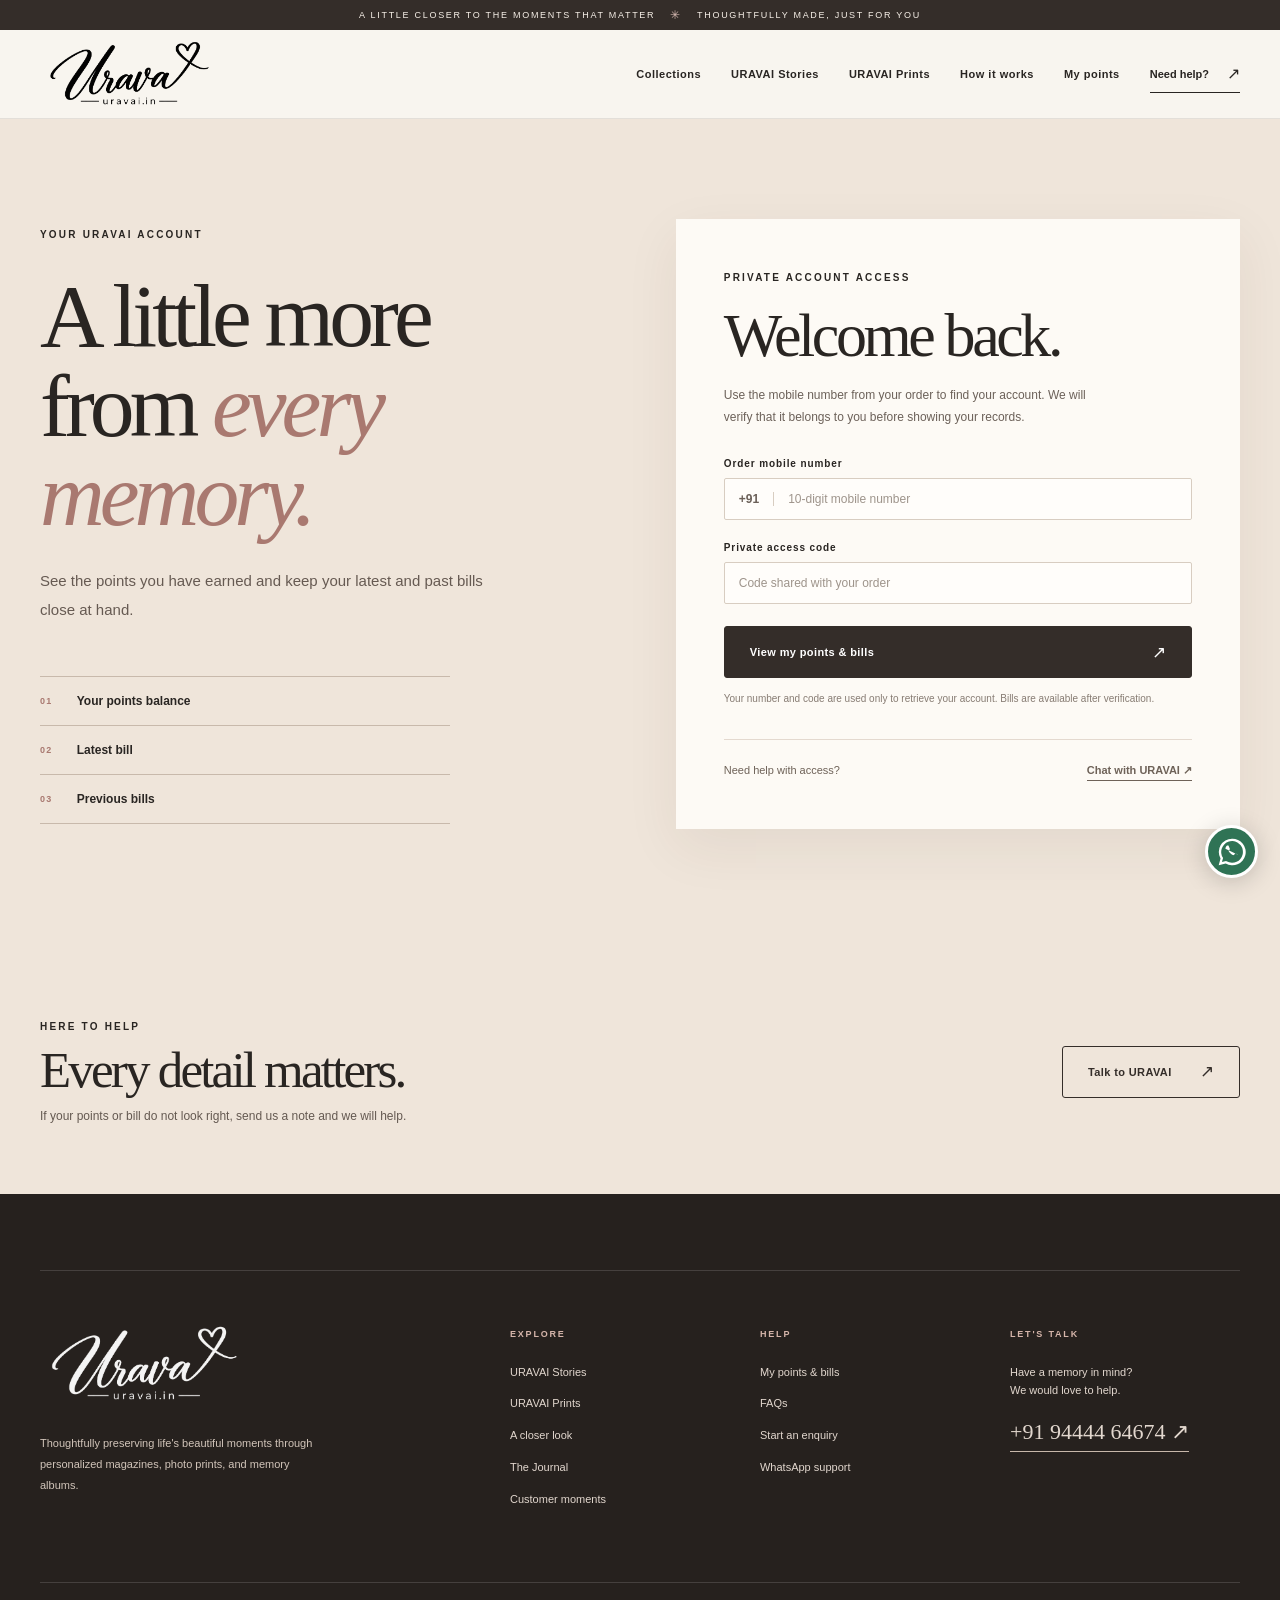
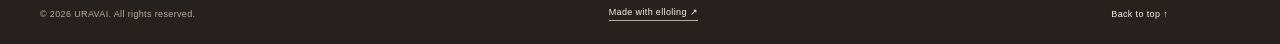
<file: account.html>
<!doctype html>
<html lang="en-IN">
<head>
  <meta charset="utf-8">
  <meta http-equiv="Content-Security-Policy" content="default-src 'none'; script-src 'self'; style-src 'self' https://fonts.googleapis.com; font-src https://fonts.gstatic.com; img-src 'self' data:; connect-src 'self' https://fonts.googleapis.com https://fonts.gstatic.com https://igofbgeyanaaoazldufk.supabase.co; base-uri 'none'; object-src 'none'; frame-src 'none'; worker-src 'none'; form-action 'none'">
  <meta name="referrer" content="no-referrer">
  <meta name="viewport" content="width=device-width, initial-scale=1">
  <meta name="theme-color" content="#f8f5ef">
  <meta name="robots" content="noindex, nofollow">
  <meta name="description" content="View your URAVAI loyalty points and download bills after verifying your account.">
  <title>Your points &amp; bills | URAVAI</title>
  <link rel="icon" href="assets/favicon.svg" type="image/svg+xml">
  <link rel="preconnect" href="https://fonts.googleapis.com">
  <link rel="preconnect" href="https://fonts.gstatic.com" crossorigin>
  <link href="https://fonts.googleapis.com/css2?family=Cormorant+Garamond:ital,wght@0,400;0,500;1,400&family=DM+Sans:wght@400;500;600;700&display=swap" rel="stylesheet">
  <link rel="stylesheet" href="assets/styles.css?v=20261101d">
  <link rel="stylesheet" href="assets/account.css?v=20261101">
  <script defer src="assets/site.js?v=20261103"></script>
  <script src="assets/loyalty-config.js?v=20261101"></script>
  <script defer src="assets/account.js?v=20261103"></script>
</head>
<body>
  <a class="skip-link" href="#main">Skip to content</a>
  <div class="announcement">A little closer to the moments that matter <span aria-hidden="true">✳</span> Thoughtfully made, just for you</div>
  <header class="site-header" id="top"><div class="header-inner container"><a class="brand" href="index.html" aria-label="URAVAI home"><img class="brand-logo-image" src="assets/urava-logo-transparent.png" alt="" loading="eager"></a><nav class="desktop-nav" aria-label="Main navigation"><a href="index.html#collections">Collections</a><a href="stories.html">URAVAI Stories</a><a href="prints.html">URAVAI Prints</a><a href="index.html#process">How it works</a><a href="account.html" aria-current="page">My points</a></nav><a class="header-contact" data-whatsapp="general" href="https://wa.me/919444464674">Need help? <span aria-hidden="true">↗</span></a><button class="menu-toggle" type="button" aria-label="Open menu" aria-expanded="false" aria-controls="mobile-nav"><span></span><span></span></button></div><nav class="mobile-nav" id="mobile-nav" aria-label="Mobile navigation" hidden><a href="index.html#collections">Collections</a><a href="stories.html">URAVAI Stories</a><a href="prints.html">URAVAI Prints</a><a href="index.html#process">How it works</a><a href="account.html" aria-current="page">My points</a><a href="index.html#create">Create a keepsake</a></nav></header>

  <main id="main">
    <section class="account-hero" aria-labelledby="account-title"><div class="container account-hero-grid"><div class="account-intro"><span class="eyebrow">YOUR URAVAI ACCOUNT</span><h1 id="account-title">A little more from <em>every memory.</em></h1><p>See the points you have earned and keep your latest and past bills close at hand.</p><div class="account-benefits"><span><b>01</b> Your points balance</span><span><b>02</b> Latest bill</span><span><b>03</b> Previous bills</span></div></div><div class="account-login-card"><span class="eyebrow">PRIVATE ACCOUNT ACCESS</span><h2>Welcome back.</h2><p>Use the mobile number from your order to find your account. We will verify that it belongs to you before showing your records.</p><form id="account-form" novalidate><div class="form-field"><label for="account-phone">Order mobile number</label><div class="account-phone-field"><span aria-hidden="true">+91</span><input id="account-phone" name="phone" type="tel" inputmode="numeric" autocomplete="tel-national" pattern="[6-9][0-9]{9}" minlength="10" maxlength="10" placeholder="10-digit mobile number" required></div></div><div class="form-field account-code-field" id="account-code-field"><label for="account-code">Private access code</label><input id="account-code" name="code" type="text" autocomplete="off" minlength="8" maxlength="32" placeholder="Code shared with your order" required></div><button class="button button-dark account-submit" type="submit">View my points &amp; bills <span aria-hidden="true">↗</span></button><p class="account-form-status" id="account-status" role="status" aria-live="polite"></p><p class="form-note" id="account-privacy">Your number and code are used only to retrieve your account. Bills are available after verification.</p></form><div class="account-help"><span>Need help with access?</span><a data-whatsapp="general" href="https://wa.me/919444464674">Chat with URAVAI ↗</a></div></div></div></section>

    <section class="account-results" id="account-results" aria-labelledby="results-title" hidden><div class="container"><div class="results-heading"><div><span class="eyebrow">A LITTLE THANK YOU FROM US</span><h2 id="results-title">Your URAVAI <em>moments.</em></h2></div><button class="account-signout" id="account-signout" type="button">Sign out</button></div><div class="account-summary-grid"><div class="points-card"><span>POINTS EARNED</span><strong id="points-balance">0</strong><p>1 point for every full ₹10 spent on URAVAI purchases.</p></div><div class="latest-bill-card"><span>LATEST BILL</span><div id="latest-bill"></div></div></div><div class="bill-history-head"><span class="eyebrow">YOUR ORDER HISTORY</span><h3>Past bills</h3></div><div class="bill-history" id="bill-history"></div></div></section>

    <section class="account-support"><div class="container account-support-inner"><div><span class="eyebrow">HERE TO HELP</span><h2>Every detail matters.</h2><p>If your points or bill do not look right, send us a note and we will help.</p></div><a class="button button-outline" data-whatsapp="general" href="https://wa.me/919444464674">Talk to URAVAI <span aria-hidden="true">↗</span></a></div></section>
  </main>

  <footer class="site-footer" id="contact"><div class="container footer-top"><div class="footer-brand"><a class="brand" href="index.html" aria-label="URAVAI home"><img class="brand-logo-image" src="assets/urava-logo-transparent.png" alt="" loading="lazy"></a><p>Thoughtfully preserving life's beautiful moments through personalized magazines, photo prints, and memory albums.</p></div><div class="footer-col"><h3>Explore</h3><a href="stories.html">URAVAI Stories</a><a href="prints.html">URAVAI Prints</a><a href="index.html#journal">A closer look</a><a href="journal.html">The Journal</a><a href="index.html#memories">Customer moments</a></div><div class="footer-col"><h3>Help</h3><a href="account.html">My points &amp; bills</a><a href="index.html#faq">FAQs</a><a href="index.html#create">Start an enquiry</a><a data-whatsapp="general" href="https://wa.me/919444464674">WhatsApp support</a></div><div class="footer-col footer-contact"><h3>Let's talk</h3><p>Have a memory in mind?<br>We would love to help.</p><a class="footer-whatsapp" href="https://wa.me/919444464674" target="_blank" rel="noopener noreferrer">+91 94444 64674 ↗</a></div></div><div class="container footer-bottom"><span>© 2026 URAVAI. All rights reserved.</span><a class="maker-credit" href="https://elloling-india.github.io/Website/" target="_blank" rel="noopener noreferrer">Made with elloling ↗</a><a href="#top">Back to top ↑</a></div></footer>
  <a class="whatsapp-float" data-whatsapp="general" href="https://wa.me/919444464674" aria-label="Chat with URAVAI on WhatsApp"><svg viewBox="0 0 32 32" aria-hidden="true"><path fill="currentColor" d="M16 .8A15.1 15.1 0 0 0 2.9 23.4L.8 31.2l8-2.1A15.2 15.2 0 1 0 16 .8Zm0 27.5a12.3 12.3 0 0 1-6.3-1.7l-.5-.3-4.7 1.2 1.3-4.6-.3-.5A12.4 12.4 0 1 1 16 28.3Zm6.8-9.3c-.4-.2-2.2-1.1-2.6-1.2-.3-.1-.6-.2-.8.2-.3.4-1 1.2-1.2 1.4-.2.3-.4.3-.8.1-.4-.2-1.6-.6-3-1.9-1.1-1-1.9-2.2-2.1-2.6-.2-.4 0-.6.2-.8l.6-.7c.2-.2.3-.4.4-.6.1-.2.1-.5 0-.7l-1.2-2.9c-.3-.7-.6-.6-.8-.6h-.7c-.3 0-.7.1-1 .5s-1.3 1.3-1.3 3.1 1.4 3.5c.2.5 2.7 4.2 6.6 5.9.9.4 1.6.6 2.2.7.9.1 1.7.1 2.4-.2.7-.3 2.2-1 2.5-2 .3-1 .3-1.8.2-2-.1-.2-.3-.3-.7-.5Z"/></svg></a>
</body>
</html>
</file>
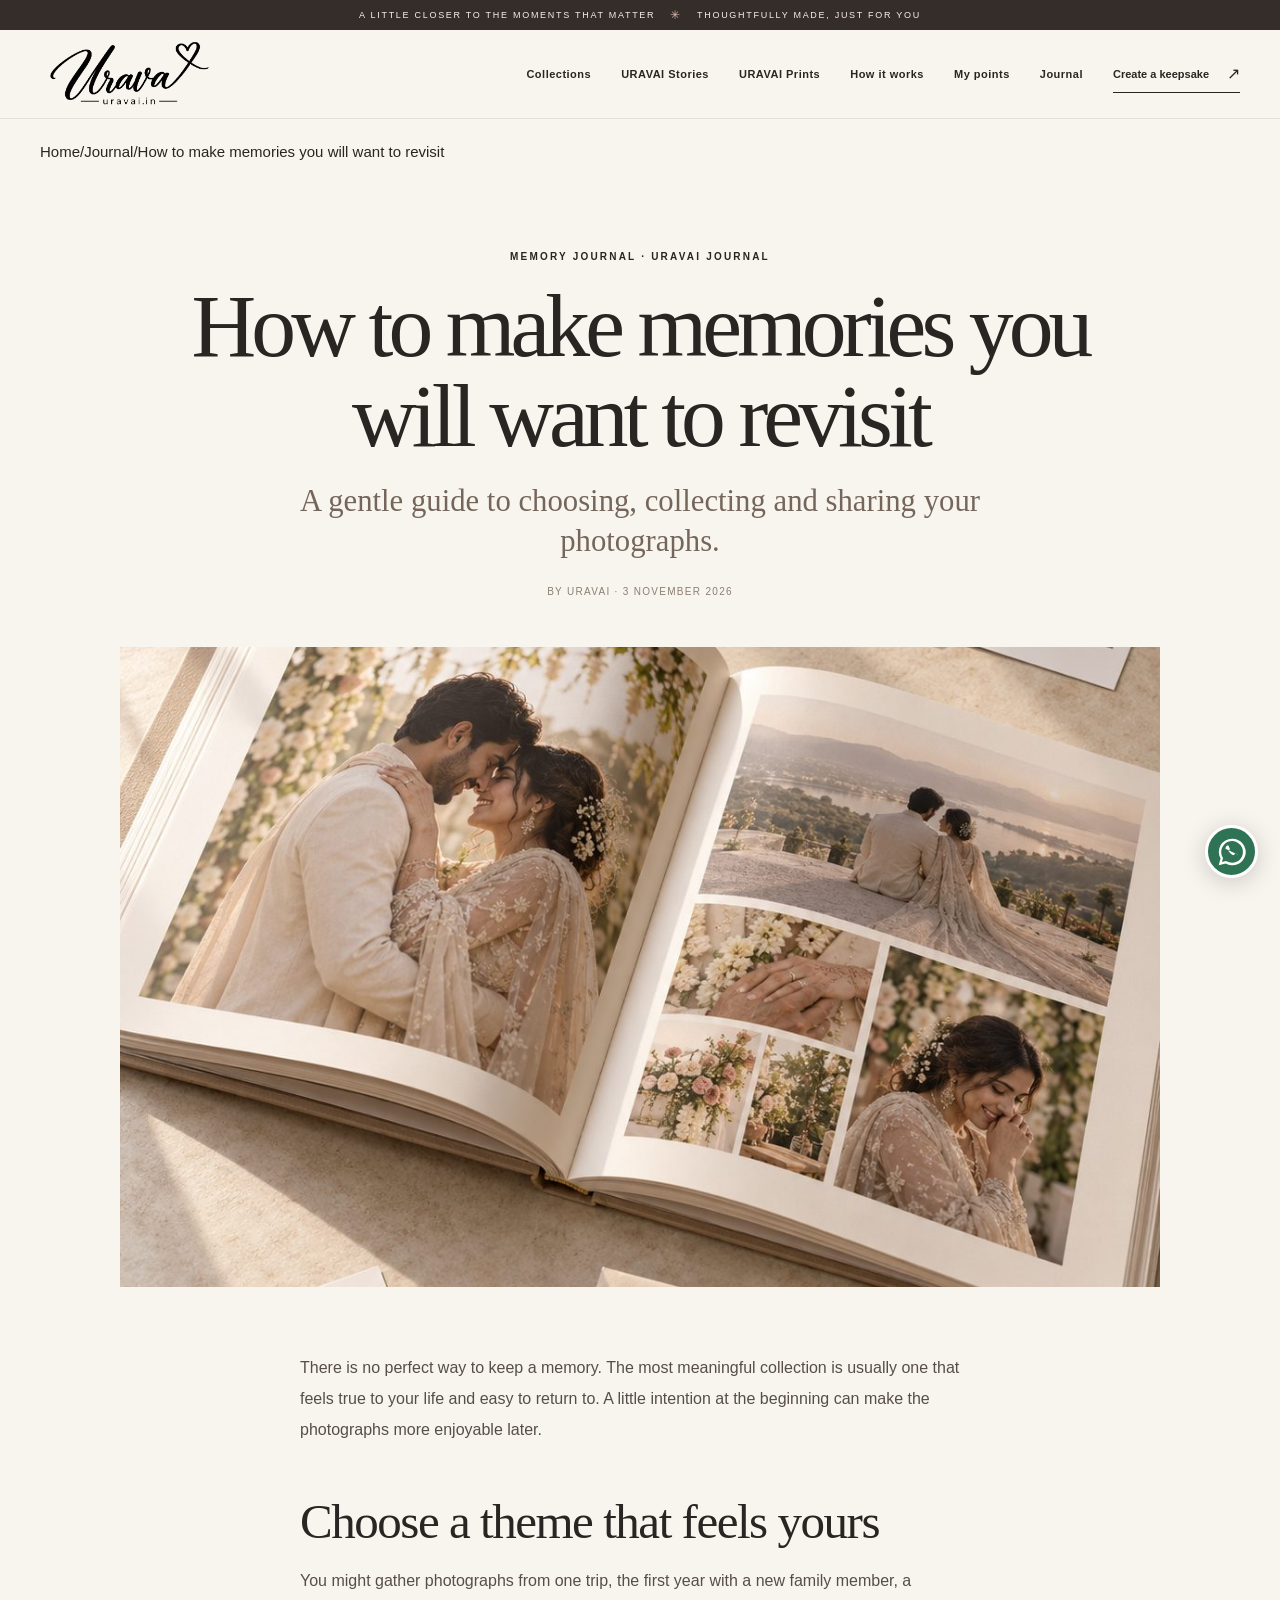
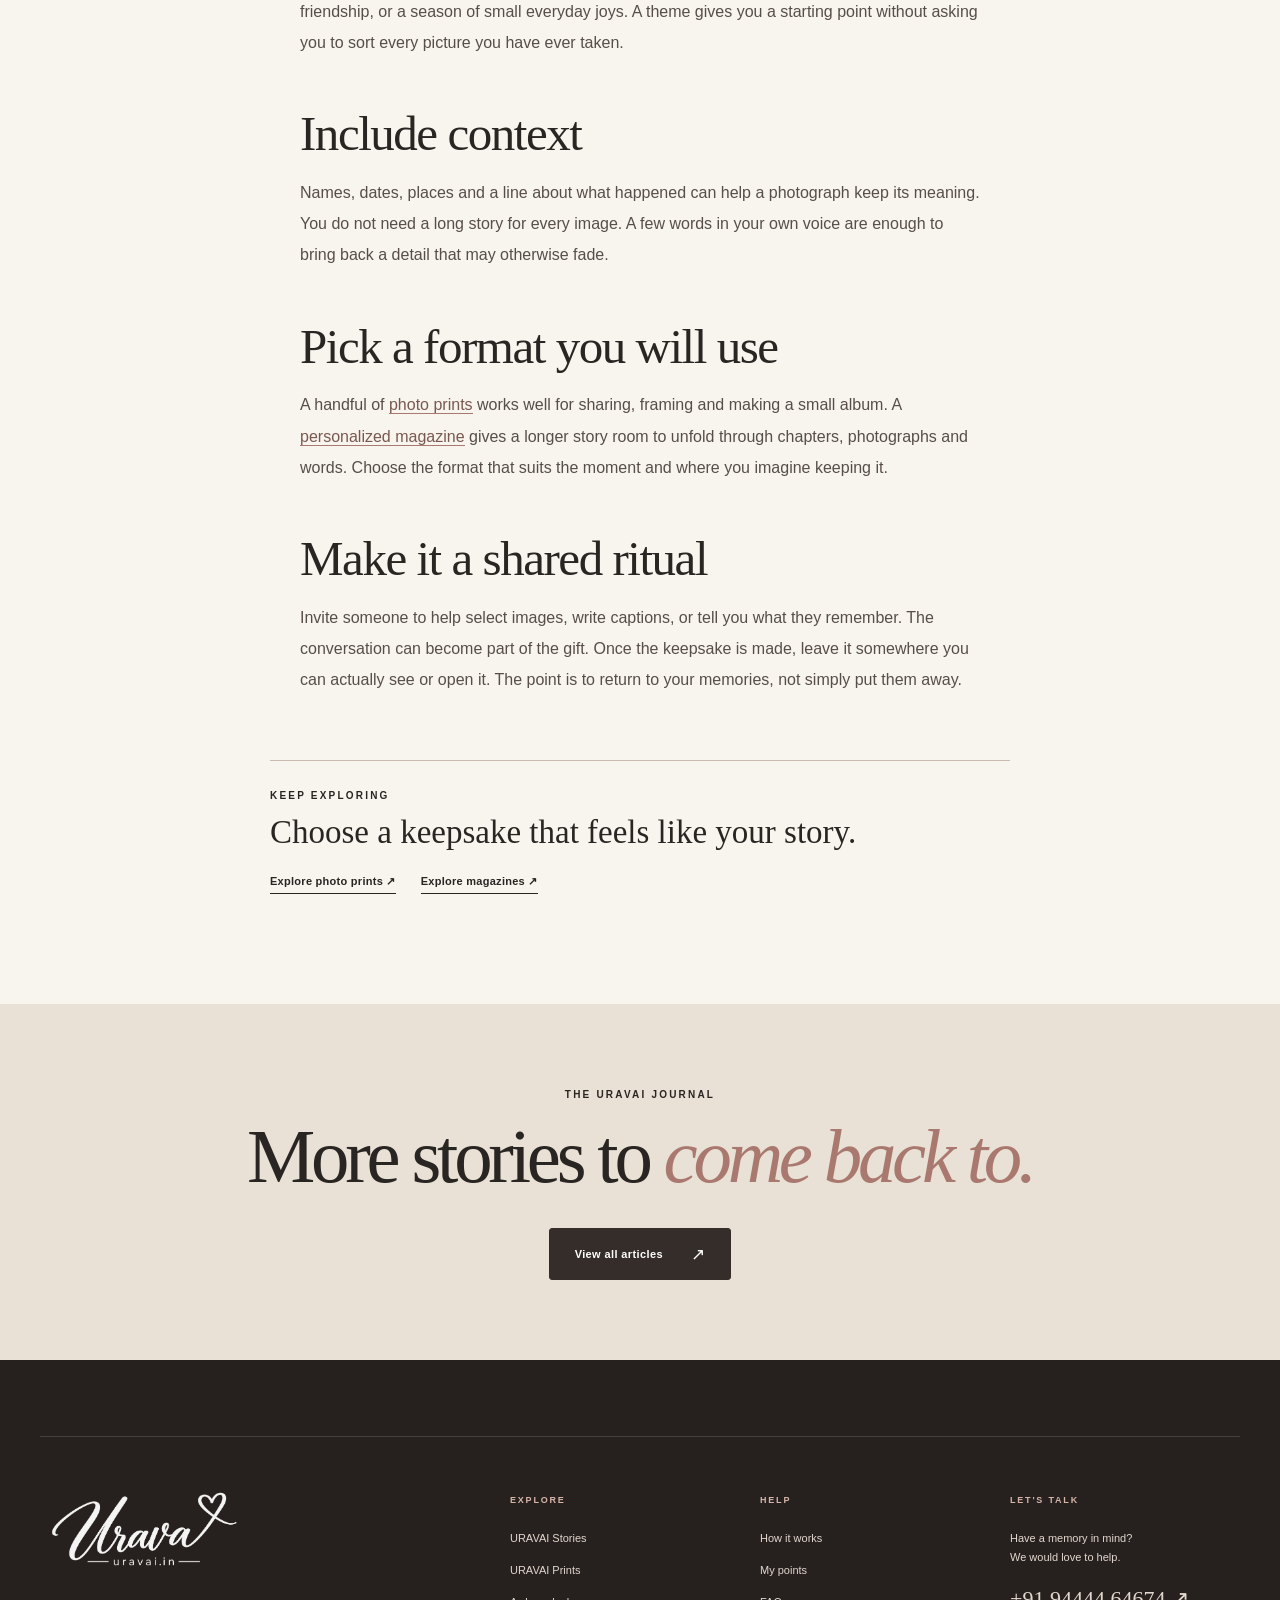
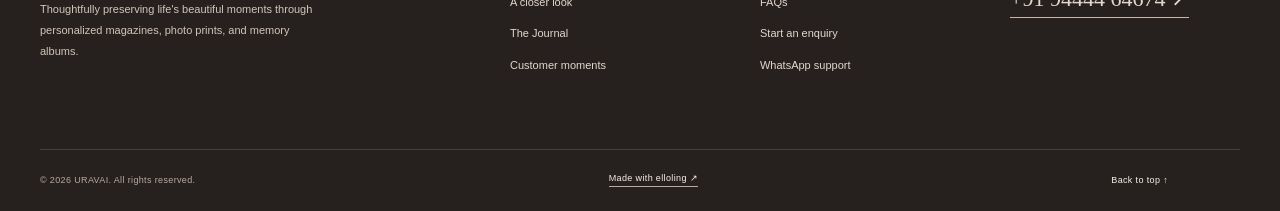
<file: how-to-keep-memories.html>
<!doctype html>
<html lang="en-IN"><head>
  <meta charset="utf-8"><meta http-equiv="Content-Security-Policy" content="default-src 'none'; script-src 'self' 'sha256-L8LPpRobffvHNMGrOdrhxu5KPv2Ls6BENs+HujLZz8E='; style-src 'self' https://fonts.googleapis.com; font-src https://fonts.gstatic.com; img-src 'self' data:; connect-src 'self' https://fonts.googleapis.com https://fonts.gstatic.com; base-uri 'none'; object-src 'none'; frame-src 'none'; worker-src 'none'; form-action 'none'"><meta name="referrer" content="no-referrer"><meta name="viewport" content="width=device-width, initial-scale=1"><meta name="theme-color" content="#f8f5ef">
  <title>How to make memories you will want to revisit | URAVAI Journal</title><meta name="description" content="Ideas for organizing photographs into meaningful prints, memory albums and personalized magazines."><meta name="robots" content="index, follow, max-image-preview:large"><link rel="canonical" href="https://heyitsbright.github.io/uravai.in/how-to-keep-memories.html"><link rel="sitemap" type="application/xml" href="sitemap.xml">
  <meta property="og:type" content="article"><meta property="og:site_name" content="URAVAI"><meta property="og:locale" content="en_IN"><meta property="og:url" content="https://heyitsbright.github.io/uravai.in/how-to-keep-memories.html"><meta property="og:title" content="How to make memories you will want to revisit | URAVAI Journal"><meta property="og:description" content="Ideas for organizing photographs into meaningful prints, memory albums and personalized magazines."><meta property="og:image" content="https://heyitsbright.github.io/uravai.in/assets/hero-keepsakes.jpg"><meta name="twitter:card" content="summary_large_image"><meta name="twitter:title" content="How to make memories you will want to revisit | URAVAI Journal"><meta name="twitter:description" content="Ideas for organizing photographs into meaningful prints, memory albums and personalized magazines."><meta name="twitter:image" content="https://heyitsbright.github.io/uravai.in/assets/hero-keepsakes.jpg">
  <script type="application/ld+json">{"@context":"https://schema.org","@type":"BlogPosting","@id":"https://heyitsbright.github.io/uravai.in/how-to-keep-memories.html#article","mainEntityOfPage":"https://heyitsbright.github.io/uravai.in/how-to-keep-memories.html","headline":"How to make memories you will want to revisit","description":"Ideas for organizing photographs into meaningful prints, memory albums and personalized magazines.","image":"https://heyitsbright.github.io/uravai.in/assets/hero-keepsakes.jpg","datePublished":"2026-11-03","dateModified":"2026-11-03","author":{"@type":"Organization","name":"URAVAI","url":"https://heyitsbright.github.io/uravai.in/"},"publisher":{"@id":"https://heyitsbright.github.io/uravai.in/#organization"},"inLanguage":"en-IN"}</script>
  <link rel="icon" href="assets/favicon.svg" type="image/svg+xml"><link rel="preconnect" href="https://fonts.googleapis.com"><link rel="preconnect" href="https://fonts.gstatic.com" crossorigin><link href="https://fonts.googleapis.com/css2?family=Allura&family=Cormorant+Garamond:ital,wght@0,400;0,500;0,600;1,400;1,500&family=DM+Sans:wght@400;500;600;700&display=swap" rel="stylesheet"><link rel="stylesheet" href="assets/styles.css?v=20261101d"><link rel="stylesheet" href="assets/shop.css?v=20261103b"><link rel="stylesheet" href="assets/journal.css?v=20261103"><script defer src="assets/site.js?v=20261103"></script>
</head><body class="journal-page"><a class="skip-link" href="#main">Skip to content</a><div class="announcement">A little closer to the moments that matter <span aria-hidden="true">✳</span> Thoughtfully made, just for you</div>
  <header class="site-header" id="top"><div class="header-inner container"><a class="brand" href="index.html" aria-label="URAVAI home"><img class="brand-logo-image" src="assets/urava-logo-transparent.png" alt="" loading="eager"><span class="brand-script">Uravai<span class="brand-heart" aria-hidden="true">♡</span></span><span class="brand-tagline">MOMENTS MADE TANGIBLE</span></a><nav class="desktop-nav" aria-label="Main navigation"><a href="index.html#collections">Collections</a><a href="stories.html">URAVAI Stories</a><a href="prints.html" >URAVAI Prints</a><a href="index.html#process">How it works</a><a href="account.html">My points</a><a href="journal.html" aria-current="page">Journal</a></nav><a class="header-contact" data-whatsapp="general" href="https://wa.me/919444464674">Create a keepsake <span aria-hidden="true">↗</span></a><button class="menu-toggle" type="button" aria-label="Open menu" aria-expanded="false" aria-controls="mobile-nav"><span></span><span></span></button></div><nav class="mobile-nav" id="mobile-nav" aria-label="Mobile navigation" hidden><a href="index.html#collections">Collections</a><a href="stories.html">URAVAI Stories</a><a href="prints.html">URAVAI Prints</a><a href="index.html#process">How it works</a><a href="account.html">My points</a><a href="journal.html" aria-current="page">Journal</a><a data-whatsapp="general" href="https://wa.me/919444464674">Enquire on WhatsApp</a></nav></header>
<main id="main"><div class="container breadcrumb"><a href="index.html">Home</a><span>/</span><a href="journal.html">Journal</a><span>/</span><span>How to make memories you will want to revisit</span></div><article class="article-shell"><header class="article-header container"><span class="eyebrow">MEMORY JOURNAL · URAVAI JOURNAL</span><h1>How to make memories you will want to revisit</h1><p>A gentle guide to choosing, collecting and sharing your photographs.</p><div class="article-byline">By URAVAI · 3 November 2026</div></header><div class="article-image container"><img src="assets/hero-keepsakes.jpg" alt="A gentle guide to choosing, collecting and sharing your photographs." fetchpriority="high"></div><div class="article-content container"><p>There is no perfect way to keep a memory. The most meaningful collection is usually one that feels true to your life and easy to return to. A little intention at the beginning can make the photographs more enjoyable later.</p>
<h2>Choose a theme that feels yours</h2><p>You might gather photographs from one trip, the first year with a new family member, a friendship, or a season of small everyday joys. A theme gives you a starting point without asking you to sort every picture you have ever taken.</p>
<h2>Include context</h2><p>Names, dates, places and a line about what happened can help a photograph keep its meaning. You do not need a long story for every image. A few words in your own voice are enough to bring back a detail that may otherwise fade.</p>
<h2>Pick a format you will use</h2><p>A handful of <a href="prints.html">photo prints</a> works well for sharing, framing and making a small album. A <a href="stories.html">personalized magazine</a> gives a longer story room to unfold through chapters, photographs and words. Choose the format that suits the moment and where you imagine keeping it.</p>
<h2>Make it a shared ritual</h2><p>Invite someone to help select images, write captions, or tell you what they remember. The conversation can become part of the gift. Once the keepsake is made, leave it somewhere you can actually see or open it. The point is to return to your memories, not simply put them away.</p><div class="article-next"><span class="eyebrow">KEEP EXPLORING</span><p>Choose a keepsake that feels like your story.</p><a class="text-link" href="prints.html">Explore photo prints ↗</a><a class="text-link" href="stories.html">Explore magazines ↗</a></div></div></article><section class="journal-cta"><div class="container"><span class="eyebrow">THE URAVAI JOURNAL</span><h2>More stories to <em>come back to.</em></h2><a class="button button-dark" href="journal.html">View all articles <span aria-hidden="true">↗</span></a></div></section></main>
  <footer class="site-footer" id="contact"><div class="container footer-top"><div class="footer-brand"><a class="brand" href="index.html" aria-label="URAVAI home"><img class="brand-logo-image" src="assets/urava-logo-transparent.png" alt="" loading="eager"><span class="brand-script">Uravai<span class="brand-heart" aria-hidden="true">♡</span></span><span class="brand-tagline">MOMENTS MADE TANGIBLE</span></a><p>Thoughtfully preserving life's beautiful moments through personalized magazines, photo prints, and memory albums.</p></div><div class="footer-col"><h3>Explore</h3><a href="stories.html">URAVAI Stories</a><a href="prints.html">URAVAI Prints</a><a href="index.html#journal">A closer look</a><a href="journal.html">The Journal</a><a href="index.html#memories">Customer moments</a></div><div class="footer-col"><h3>Help</h3><a href="index.html#process">How it works</a><a href="account.html">My points</a><a href="index.html#faq">FAQs</a><a href="index.html#create">Start an enquiry</a><a data-whatsapp="general" href="https://wa.me/919444464674">WhatsApp support</a></div><div class="footer-col footer-contact"><h3>Let's talk</h3><p>Have a memory in mind?<br>We would love to help.</p><a class="footer-whatsapp" href="https://wa.me/919444464674" target="_blank" rel="noopener noreferrer">+91 94444 64674 ↗</a></div></div><div class="container footer-bottom"><span>© 2026 URAVAI. All rights reserved.</span><a class="maker-credit" href="https://elloling-india.github.io/Website/" target="_blank" rel="noopener noreferrer">Made with elloling ↗</a><a href="#top">Back to top ↑</a></div></footer>
  <a class="whatsapp-float" data-whatsapp="general" href="https://wa.me/919444464674" target="_blank" rel="noopener noreferrer" aria-label="Chat with URAVAI on WhatsApp"><svg viewBox="0 0 32 32" aria-hidden="true"><path fill="currentColor" d="M16 .8A15.1 15.1 0 0 0 2.9 23.4L.8 31.2l8-2.1A15.2 15.2 0 1 0 16 .8Zm0 27.5a12.3 12.3 0 0 1-6.3-1.7l-.5-.3-4.7 1.2 1.3-4.6-.3-.5A12.4 12.4 0 1 1 16 28.3Zm6.8-9.3c-.4-.2-2.2-1.1-2.6-1.2-.3-.1-.6-.2-.8.2-.3.4-1 1.2-1.2 1.4-.2.3-.4.3-.8.1-.4-.2-1.6-.6-3-1.9-1.1-1-1.9-2.2-2.1-2.6-.2-.4 0-.6.2-.8l.6-.7c.2-.2.3-.4.4-.6.1-.2.1-.5 0-.7l-1.2-2.9c-.3-.7-.6-.6-.8-.6h-.7c-.3 0-.7.1-1 .5s-1.3 1.3-1.3 3.1 1.4 3.5c.2.5 2.7 4.2 6.6 5.9.9.4 1.6.6 2.2.7.9.1 1.7.1 2.4-.2.7-.3 2.2-1 2.5-2 .3-1 .3-1.8.2-2-.1-.2-.3-.3-.7-.5Z"/></svg></a>
</body></html>
</file>
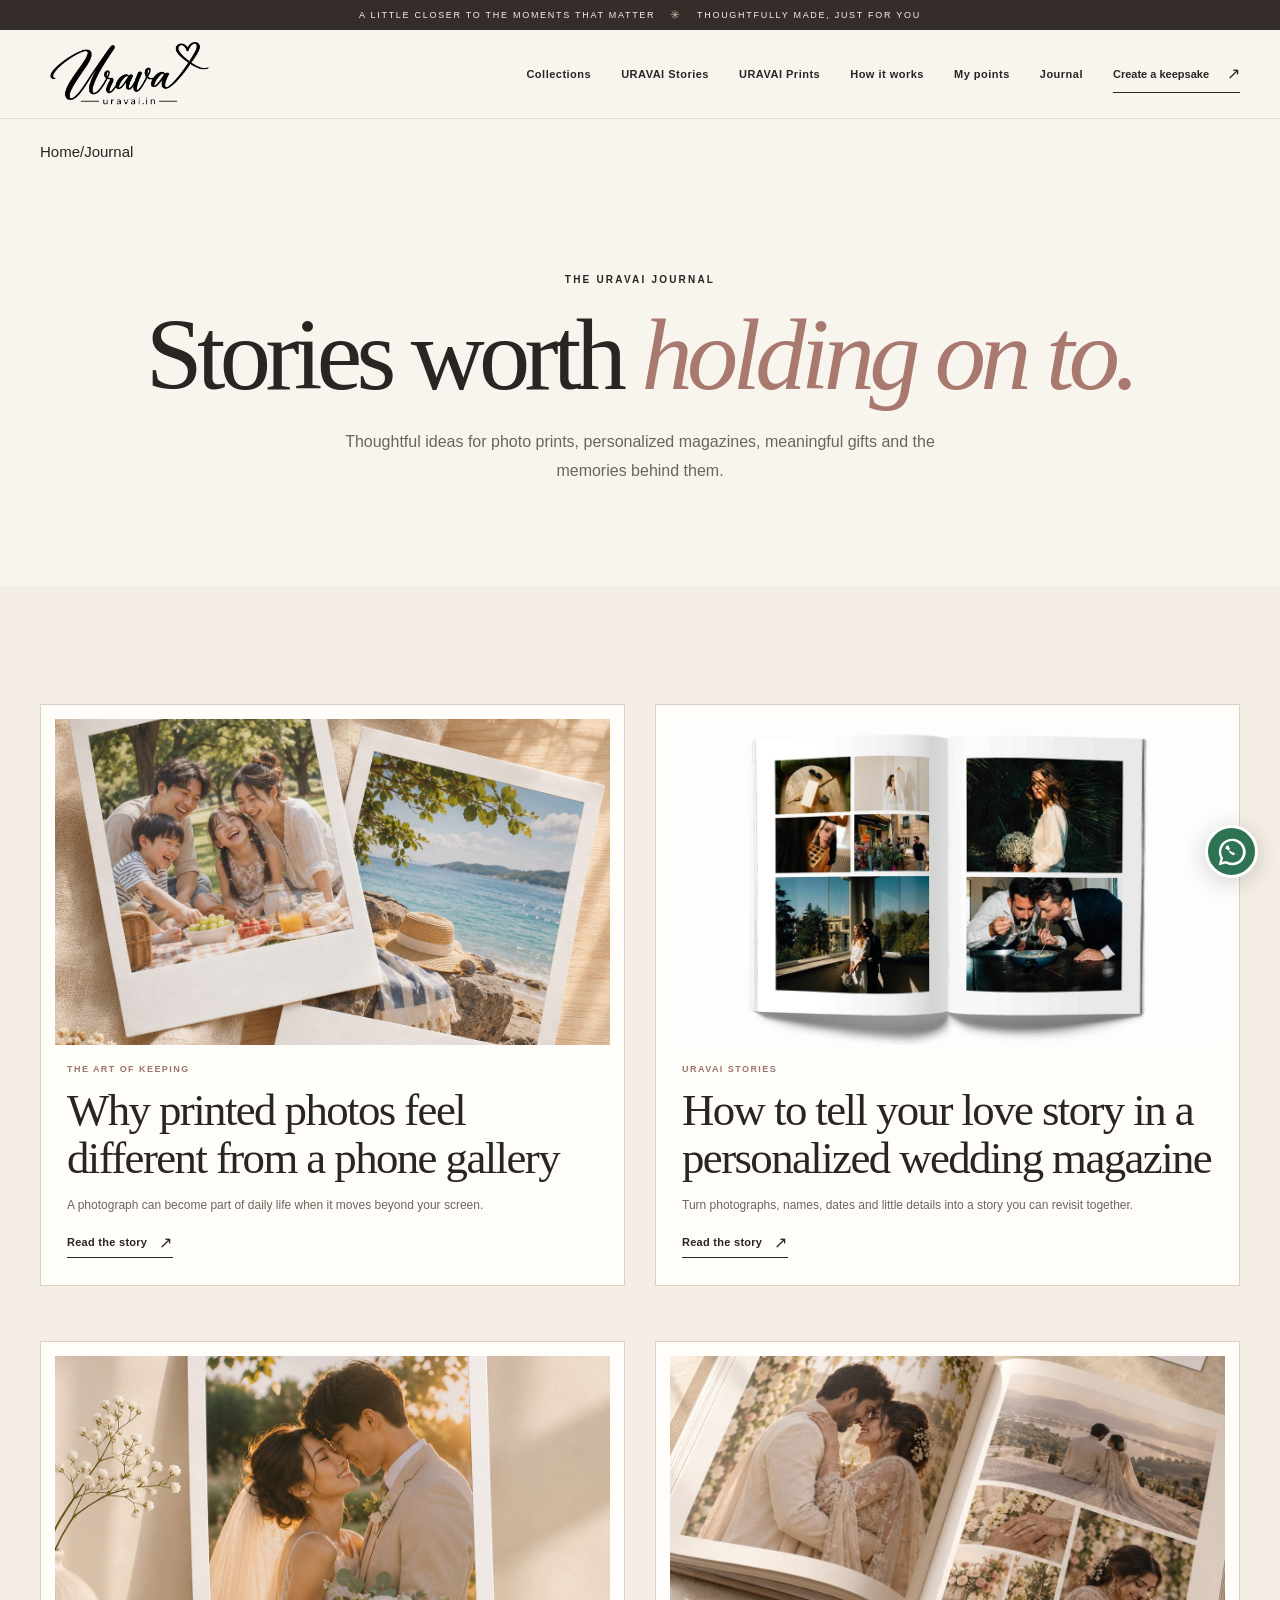
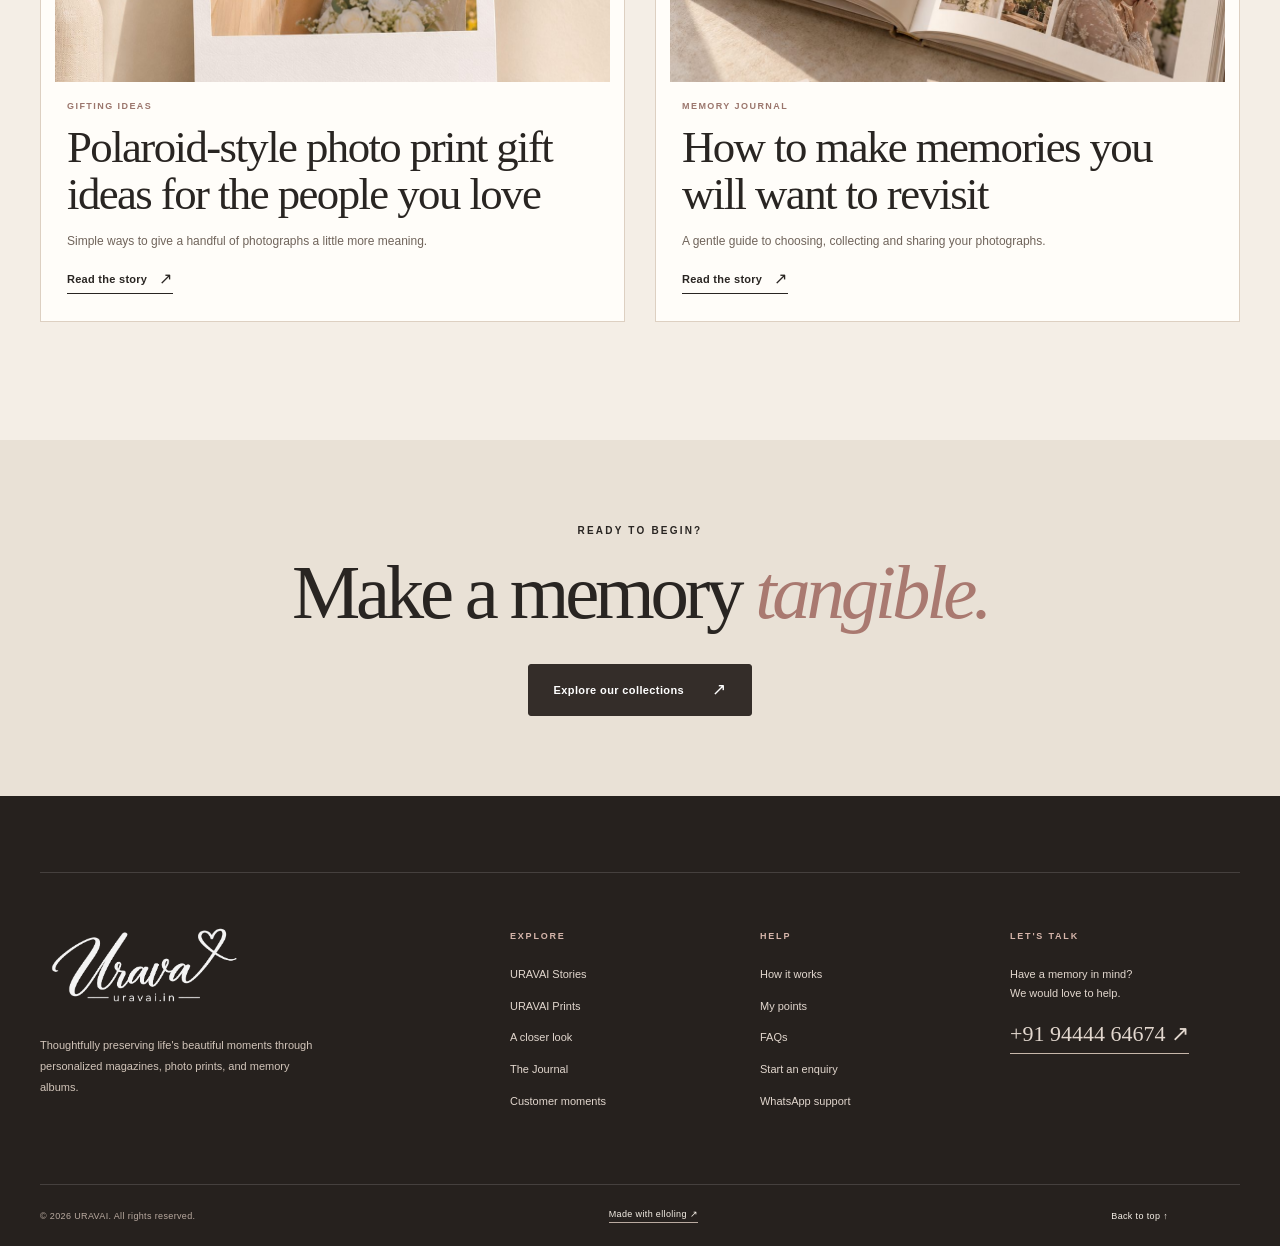
<file: journal.html>
<!doctype html>
<html lang="en-IN"><head>
  <meta charset="utf-8"><meta http-equiv="Content-Security-Policy" content="default-src 'none'; script-src 'self' 'sha256-wi/1H+mlJFi2XBke0t7pBl7QNg7lbq7DoOa3NFaOAY8='; style-src 'self' https://fonts.googleapis.com; font-src https://fonts.gstatic.com; img-src 'self' data:; connect-src 'self' https://fonts.googleapis.com https://fonts.gstatic.com; base-uri 'none'; object-src 'none'; frame-src 'none'; worker-src 'none'; form-action 'none'"><meta name="referrer" content="no-referrer"><meta name="viewport" content="width=device-width, initial-scale=1"><meta name="theme-color" content="#f8f5ef">
  <title>Photo Prints, Memory Gifts &amp; Magazine Ideas | The URAVAI Journal</title><meta name="description" content="Read the URAVAI Journal for ideas on Polaroid-style photo prints, personalized wedding magazines and keeping meaningful memories close."><meta name="robots" content="index, follow, max-image-preview:large"><link rel="canonical" href="https://heyitsbright.github.io/uravai.in/journal.html"><link rel="sitemap" type="application/xml" href="sitemap.xml">
  <meta property="og:type" content="website"><meta property="og:site_name" content="URAVAI"><meta property="og:locale" content="en_IN"><meta property="og:url" content="https://heyitsbright.github.io/uravai.in/journal.html"><meta property="og:title" content="Photo Prints, Memory Gifts &amp; Magazine Ideas | The URAVAI Journal"><meta property="og:description" content="Read the URAVAI Journal for ideas on Polaroid-style photo prints, personalized wedding magazines and keeping meaningful memories close."><meta property="og:image" content="https://heyitsbright.github.io/uravai.in/assets/hero-keepsakes.jpg"><meta name="twitter:card" content="summary_large_image"><meta name="twitter:title" content="Photo Prints, Memory Gifts &amp; Magazine Ideas | The URAVAI Journal"><meta name="twitter:description" content="Read the URAVAI Journal for ideas on Polaroid-style photo prints, personalized wedding magazines and keeping meaningful memories close."><meta name="twitter:image" content="https://heyitsbright.github.io/uravai.in/assets/hero-keepsakes.jpg">
  <script type="application/ld+json">{"@context":"https://schema.org","@type":"Blog","@id":"https://heyitsbright.github.io/uravai.in/journal.html#blog","url":"https://heyitsbright.github.io/uravai.in/journal.html","name":"The URAVAI Journal","description":"Ideas for preserving memories with photo prints and personalized magazines.","inLanguage":"en-IN","publisher":{"@id":"https://heyitsbright.github.io/uravai.in/#organization"}}</script>
  <link rel="icon" href="assets/favicon.svg" type="image/svg+xml"><link rel="preconnect" href="https://fonts.googleapis.com"><link rel="preconnect" href="https://fonts.gstatic.com" crossorigin><link href="https://fonts.googleapis.com/css2?family=Allura&family=Cormorant+Garamond:ital,wght@0,400;0,500;0,600;1,400;1,500&family=DM+Sans:wght@400;500;600;700&display=swap" rel="stylesheet"><link rel="stylesheet" href="assets/styles.css?v=20261101d"><link rel="stylesheet" href="assets/shop.css?v=20261103b"><link rel="stylesheet" href="assets/journal.css?v=20261103"><script defer src="assets/site.js?v=20261103"></script>
</head><body class="journal-page"><a class="skip-link" href="#main">Skip to content</a><div class="announcement">A little closer to the moments that matter <span aria-hidden="true">✳</span> Thoughtfully made, just for you</div>
  <header class="site-header" id="top"><div class="header-inner container"><a class="brand" href="index.html" aria-label="URAVAI home"><img class="brand-logo-image" src="assets/urava-logo-transparent.png" alt="" loading="eager"><span class="brand-script">Uravai<span class="brand-heart" aria-hidden="true">♡</span></span><span class="brand-tagline">MOMENTS MADE TANGIBLE</span></a><nav class="desktop-nav" aria-label="Main navigation"><a href="index.html#collections">Collections</a><a href="stories.html">URAVAI Stories</a><a href="prints.html" >URAVAI Prints</a><a href="index.html#process">How it works</a><a href="account.html">My points</a><a href="journal.html" aria-current="page">Journal</a></nav><a class="header-contact" data-whatsapp="general" href="https://wa.me/919444464674">Create a keepsake <span aria-hidden="true">↗</span></a><button class="menu-toggle" type="button" aria-label="Open menu" aria-expanded="false" aria-controls="mobile-nav"><span></span><span></span></button></div><nav class="mobile-nav" id="mobile-nav" aria-label="Mobile navigation" hidden><a href="index.html#collections">Collections</a><a href="stories.html">URAVAI Stories</a><a href="prints.html">URAVAI Prints</a><a href="index.html#process">How it works</a><a href="account.html">My points</a><a href="journal.html" aria-current="page">Journal</a><a data-whatsapp="general" href="https://wa.me/919444464674">Enquire on WhatsApp</a></nav></header>
<main id="main"><div class="container breadcrumb"><a href="index.html">Home</a><span>/</span><span>Journal</span></div><section class="journal-hero container"><span class="eyebrow">THE URAVAI JOURNAL</span><h1>Stories worth <em>holding on to.</em></h1><p>Thoughtful ideas for photo prints, personalized magazines, meaningful gifts and the memories behind them.</p></section><section class="section journal-list"><div class="container"><div class="journal-grid"><article class="journal-card"><a href="why-print-photos.html"><img src="assets/print-size-2-sample.jpg" alt="A photograph can become part of daily life when it moves beyond your screen." loading="lazy"></a><span class="journal-meta">THE ART OF KEEPING</span><h2><a href="why-print-photos.html">Why printed photos feel different from a phone gallery</a></h2><p>A photograph can become part of daily life when it moves beyond your screen.</p><a class="text-link" href="why-print-photos.html">Read the story <span aria-hidden="true">↗</span></a></article><article class="journal-card"><a href="personalized-wedding-magazine.html"><img src="assets/reference-open-magazine.jpg" alt="Turn photographs, names, dates and little details into a story you can revisit together." loading="lazy"></a><span class="journal-meta">URAVAI STORIES</span><h2><a href="personalized-wedding-magazine.html">How to tell your love story in a personalized wedding magazine</a></h2><p>Turn photographs, names, dates and little details into a story you can revisit together.</p><a class="text-link" href="personalized-wedding-magazine.html">Read the story <span aria-hidden="true">↗</span></a></article><article class="journal-card"><a href="polaroid-gift-ideas.html"><img src="assets/print-size-4-sample.jpg" alt="Simple ways to give a handful of photographs a little more meaning." loading="lazy"></a><span class="journal-meta">GIFTING IDEAS</span><h2><a href="polaroid-gift-ideas.html">Polaroid-style photo print gift ideas for the people you love</a></h2><p>Simple ways to give a handful of photographs a little more meaning.</p><a class="text-link" href="polaroid-gift-ideas.html">Read the story <span aria-hidden="true">↗</span></a></article><article class="journal-card"><a href="how-to-keep-memories.html"><img src="assets/hero-keepsakes.jpg" alt="A gentle guide to choosing, collecting and sharing your photographs." loading="lazy"></a><span class="journal-meta">MEMORY JOURNAL</span><h2><a href="how-to-keep-memories.html">How to make memories you will want to revisit</a></h2><p>A gentle guide to choosing, collecting and sharing your photographs.</p><a class="text-link" href="how-to-keep-memories.html">Read the story <span aria-hidden="true">↗</span></a></article></div></div></section><section class="journal-cta"><div class="container"><span class="eyebrow">READY TO BEGIN?</span><h2>Make a memory <em>tangible.</em></h2><a class="button button-dark" href="index.html#collections">Explore our collections <span aria-hidden="true">↗</span></a></div></section></main>
  <footer class="site-footer" id="contact"><div class="container footer-top"><div class="footer-brand"><a class="brand" href="index.html" aria-label="URAVAI home"><img class="brand-logo-image" src="assets/urava-logo-transparent.png" alt="" loading="eager"><span class="brand-script">Uravai<span class="brand-heart" aria-hidden="true">♡</span></span><span class="brand-tagline">MOMENTS MADE TANGIBLE</span></a><p>Thoughtfully preserving life's beautiful moments through personalized magazines, photo prints, and memory albums.</p></div><div class="footer-col"><h3>Explore</h3><a href="stories.html">URAVAI Stories</a><a href="prints.html">URAVAI Prints</a><a href="index.html#journal">A closer look</a><a href="journal.html">The Journal</a><a href="index.html#memories">Customer moments</a></div><div class="footer-col"><h3>Help</h3><a href="index.html#process">How it works</a><a href="account.html">My points</a><a href="index.html#faq">FAQs</a><a href="index.html#create">Start an enquiry</a><a data-whatsapp="general" href="https://wa.me/919444464674">WhatsApp support</a></div><div class="footer-col footer-contact"><h3>Let's talk</h3><p>Have a memory in mind?<br>We would love to help.</p><a class="footer-whatsapp" href="https://wa.me/919444464674" target="_blank" rel="noopener noreferrer">+91 94444 64674 ↗</a></div></div><div class="container footer-bottom"><span>© 2026 URAVAI. All rights reserved.</span><a class="maker-credit" href="https://elloling-india.github.io/Website/" target="_blank" rel="noopener noreferrer">Made with elloling ↗</a><a href="#top">Back to top ↑</a></div></footer>
  <a class="whatsapp-float" data-whatsapp="general" href="https://wa.me/919444464674" target="_blank" rel="noopener noreferrer" aria-label="Chat with URAVAI on WhatsApp"><svg viewBox="0 0 32 32" aria-hidden="true"><path fill="currentColor" d="M16 .8A15.1 15.1 0 0 0 2.9 23.4L.8 31.2l8-2.1A15.2 15.2 0 1 0 16 .8Zm0 27.5a12.3 12.3 0 0 1-6.3-1.7l-.5-.3-4.7 1.2 1.3-4.6-.3-.5A12.4 12.4 0 1 1 16 28.3Zm6.8-9.3c-.4-.2-2.2-1.1-2.6-1.2-.3-.1-.6-.2-.8.2-.3.4-1 1.2-1.2 1.4-.2.3-.4.3-.8.1-.4-.2-1.6-.6-3-1.9-1.1-1-1.9-2.2-2.1-2.6-.2-.4 0-.6.2-.8l.6-.7c.2-.2.3-.4.4-.6.1-.2.1-.5 0-.7l-1.2-2.9c-.3-.7-.6-.6-.8-.6h-.7c-.3 0-.7.1-1 .5s-1.3 1.3-1.3 3.1 1.4 3.5c.2.5 2.7 4.2 6.6 5.9.9.4 1.6.6 2.2.7.9.1 1.7.1 2.4-.2.7-.3 2.2-1 2.5-2 .3-1 .3-1.8.2-2-.1-.2-.3-.3-.7-.5Z"/></svg></a>
</body></html>
</file>
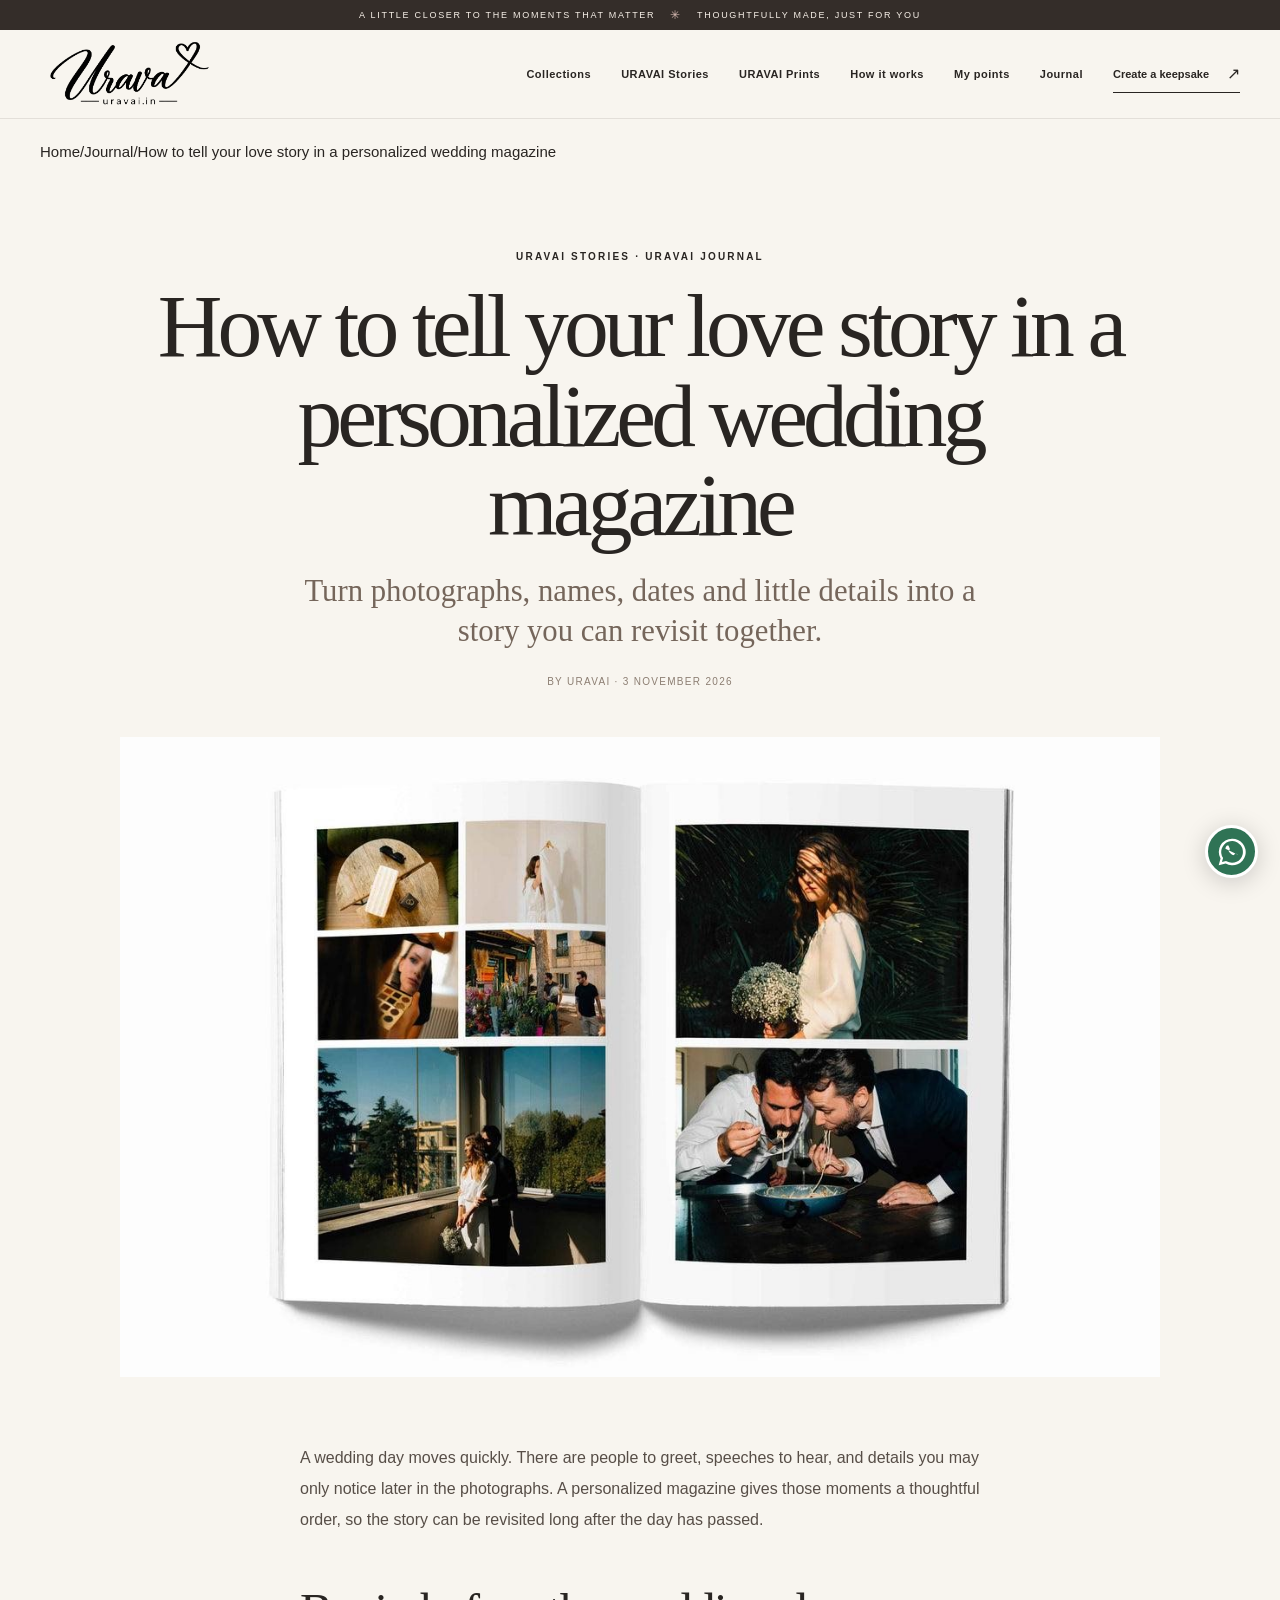
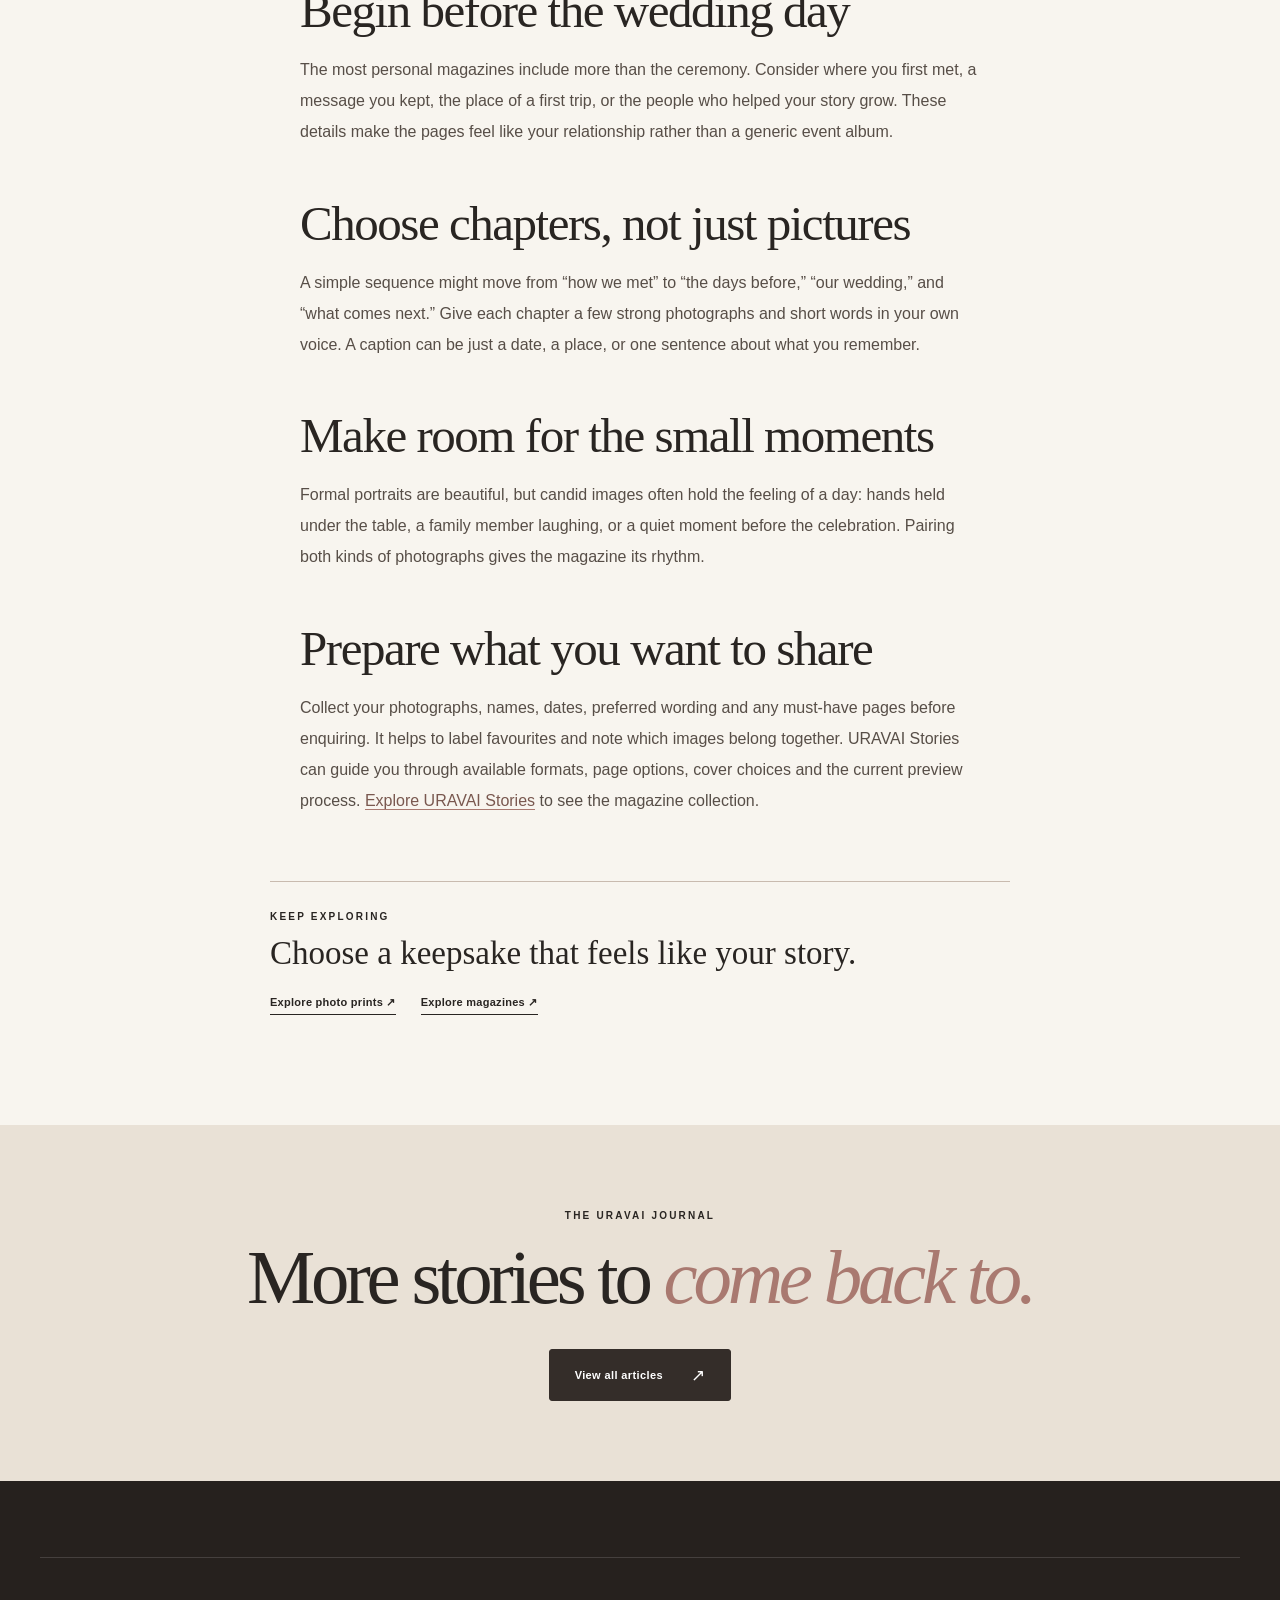
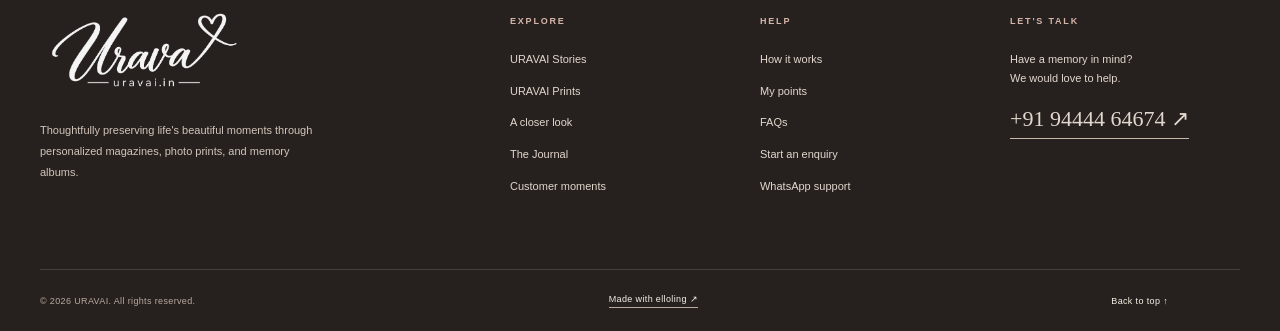
<file: personalized-wedding-magazine.html>
<!doctype html>
<html lang="en-IN"><head>
  <meta charset="utf-8"><meta http-equiv="Content-Security-Policy" content="default-src 'none'; script-src 'self' 'sha256-BVd6tTH4aSFI4T1c2/9cNYDVMM3hW0/zBDqrWKWb2ao='; style-src 'self' https://fonts.googleapis.com; font-src https://fonts.gstatic.com; img-src 'self' data:; connect-src 'self' https://fonts.googleapis.com https://fonts.gstatic.com; base-uri 'none'; object-src 'none'; frame-src 'none'; worker-src 'none'; form-action 'none'"><meta name="referrer" content="no-referrer"><meta name="viewport" content="width=device-width, initial-scale=1"><meta name="theme-color" content="#f8f5ef">
  <title>How to tell your love story in a personalized wedding magazine | URAVAI Journal</title><meta name="description" content="A practical guide to planning a personalized wedding magazine with photographs, captions and meaningful chapters."><meta name="robots" content="index, follow, max-image-preview:large"><link rel="canonical" href="https://heyitsbright.github.io/uravai.in/personalized-wedding-magazine.html"><link rel="sitemap" type="application/xml" href="sitemap.xml">
  <meta property="og:type" content="article"><meta property="og:site_name" content="URAVAI"><meta property="og:locale" content="en_IN"><meta property="og:url" content="https://heyitsbright.github.io/uravai.in/personalized-wedding-magazine.html"><meta property="og:title" content="How to tell your love story in a personalized wedding magazine | URAVAI Journal"><meta property="og:description" content="A practical guide to planning a personalized wedding magazine with photographs, captions and meaningful chapters."><meta property="og:image" content="https://heyitsbright.github.io/uravai.in/assets/reference-open-magazine.jpg"><meta name="twitter:card" content="summary_large_image"><meta name="twitter:title" content="How to tell your love story in a personalized wedding magazine | URAVAI Journal"><meta name="twitter:description" content="A practical guide to planning a personalized wedding magazine with photographs, captions and meaningful chapters."><meta name="twitter:image" content="https://heyitsbright.github.io/uravai.in/assets/reference-open-magazine.jpg">
  <script type="application/ld+json">{"@context":"https://schema.org","@type":"BlogPosting","@id":"https://heyitsbright.github.io/uravai.in/personalized-wedding-magazine.html#article","mainEntityOfPage":"https://heyitsbright.github.io/uravai.in/personalized-wedding-magazine.html","headline":"How to tell your love story in a personalized wedding magazine","description":"A practical guide to planning a personalized wedding magazine with photographs, captions and meaningful chapters.","image":"https://heyitsbright.github.io/uravai.in/assets/reference-open-magazine.jpg","datePublished":"2026-11-03","dateModified":"2026-11-03","author":{"@type":"Organization","name":"URAVAI","url":"https://heyitsbright.github.io/uravai.in/"},"publisher":{"@id":"https://heyitsbright.github.io/uravai.in/#organization"},"inLanguage":"en-IN"}</script>
  <link rel="icon" href="assets/favicon.svg" type="image/svg+xml"><link rel="preconnect" href="https://fonts.googleapis.com"><link rel="preconnect" href="https://fonts.gstatic.com" crossorigin><link href="https://fonts.googleapis.com/css2?family=Allura&family=Cormorant+Garamond:ital,wght@0,400;0,500;0,600;1,400;1,500&family=DM+Sans:wght@400;500;600;700&display=swap" rel="stylesheet"><link rel="stylesheet" href="assets/styles.css?v=20261101d"><link rel="stylesheet" href="assets/shop.css?v=20261103b"><link rel="stylesheet" href="assets/journal.css?v=20261103"><script defer src="assets/site.js?v=20261103"></script>
</head><body class="journal-page"><a class="skip-link" href="#main">Skip to content</a><div class="announcement">A little closer to the moments that matter <span aria-hidden="true">✳</span> Thoughtfully made, just for you</div>
  <header class="site-header" id="top"><div class="header-inner container"><a class="brand" href="index.html" aria-label="URAVAI home"><img class="brand-logo-image" src="assets/urava-logo-transparent.png" alt="" loading="eager"><span class="brand-script">Uravai<span class="brand-heart" aria-hidden="true">♡</span></span><span class="brand-tagline">MOMENTS MADE TANGIBLE</span></a><nav class="desktop-nav" aria-label="Main navigation"><a href="index.html#collections">Collections</a><a href="stories.html">URAVAI Stories</a><a href="prints.html" >URAVAI Prints</a><a href="index.html#process">How it works</a><a href="account.html">My points</a><a href="journal.html" aria-current="page">Journal</a></nav><a class="header-contact" data-whatsapp="general" href="https://wa.me/919444464674">Create a keepsake <span aria-hidden="true">↗</span></a><button class="menu-toggle" type="button" aria-label="Open menu" aria-expanded="false" aria-controls="mobile-nav"><span></span><span></span></button></div><nav class="mobile-nav" id="mobile-nav" aria-label="Mobile navigation" hidden><a href="index.html#collections">Collections</a><a href="stories.html">URAVAI Stories</a><a href="prints.html">URAVAI Prints</a><a href="index.html#process">How it works</a><a href="account.html">My points</a><a href="journal.html" aria-current="page">Journal</a><a data-whatsapp="general" href="https://wa.me/919444464674">Enquire on WhatsApp</a></nav></header>
<main id="main"><div class="container breadcrumb"><a href="index.html">Home</a><span>/</span><a href="journal.html">Journal</a><span>/</span><span>How to tell your love story in a personalized wedding magazine</span></div><article class="article-shell"><header class="article-header container"><span class="eyebrow">URAVAI STORIES · URAVAI JOURNAL</span><h1>How to tell your love story in a personalized wedding magazine</h1><p>Turn photographs, names, dates and little details into a story you can revisit together.</p><div class="article-byline">By URAVAI · 3 November 2026</div></header><div class="article-image container"><img src="assets/reference-open-magazine.jpg" alt="Turn photographs, names, dates and little details into a story you can revisit together." fetchpriority="high"></div><div class="article-content container"><p>A wedding day moves quickly. There are people to greet, speeches to hear, and details you may only notice later in the photographs. A personalized magazine gives those moments a thoughtful order, so the story can be revisited long after the day has passed.</p>
<h2>Begin before the wedding day</h2><p>The most personal magazines include more than the ceremony. Consider where you first met, a message you kept, the place of a first trip, or the people who helped your story grow. These details make the pages feel like your relationship rather than a generic event album.</p>
<h2>Choose chapters, not just pictures</h2><p>A simple sequence might move from “how we met” to “the days before,” “our wedding,” and “what comes next.” Give each chapter a few strong photographs and short words in your own voice. A caption can be just a date, a place, or one sentence about what you remember.</p>
<h2>Make room for the small moments</h2><p>Formal portraits are beautiful, but candid images often hold the feeling of a day: hands held under the table, a family member laughing, or a quiet moment before the celebration. Pairing both kinds of photographs gives the magazine its rhythm.</p>
<h2>Prepare what you want to share</h2><p>Collect your photographs, names, dates, preferred wording and any must-have pages before enquiring. It helps to label favourites and note which images belong together. URAVAI Stories can guide you through available formats, page options, cover choices and the current preview process. <a href="stories.html">Explore URAVAI Stories</a> to see the magazine collection.</p><div class="article-next"><span class="eyebrow">KEEP EXPLORING</span><p>Choose a keepsake that feels like your story.</p><a class="text-link" href="prints.html">Explore photo prints ↗</a><a class="text-link" href="stories.html">Explore magazines ↗</a></div></div></article><section class="journal-cta"><div class="container"><span class="eyebrow">THE URAVAI JOURNAL</span><h2>More stories to <em>come back to.</em></h2><a class="button button-dark" href="journal.html">View all articles <span aria-hidden="true">↗</span></a></div></section></main>
  <footer class="site-footer" id="contact"><div class="container footer-top"><div class="footer-brand"><a class="brand" href="index.html" aria-label="URAVAI home"><img class="brand-logo-image" src="assets/urava-logo-transparent.png" alt="" loading="eager"><span class="brand-script">Uravai<span class="brand-heart" aria-hidden="true">♡</span></span><span class="brand-tagline">MOMENTS MADE TANGIBLE</span></a><p>Thoughtfully preserving life's beautiful moments through personalized magazines, photo prints, and memory albums.</p></div><div class="footer-col"><h3>Explore</h3><a href="stories.html">URAVAI Stories</a><a href="prints.html">URAVAI Prints</a><a href="index.html#journal">A closer look</a><a href="journal.html">The Journal</a><a href="index.html#memories">Customer moments</a></div><div class="footer-col"><h3>Help</h3><a href="index.html#process">How it works</a><a href="account.html">My points</a><a href="index.html#faq">FAQs</a><a href="index.html#create">Start an enquiry</a><a data-whatsapp="general" href="https://wa.me/919444464674">WhatsApp support</a></div><div class="footer-col footer-contact"><h3>Let's talk</h3><p>Have a memory in mind?<br>We would love to help.</p><a class="footer-whatsapp" href="https://wa.me/919444464674" target="_blank" rel="noopener noreferrer">+91 94444 64674 ↗</a></div></div><div class="container footer-bottom"><span>© 2026 URAVAI. All rights reserved.</span><a class="maker-credit" href="https://elloling-india.github.io/Website/" target="_blank" rel="noopener noreferrer">Made with elloling ↗</a><a href="#top">Back to top ↑</a></div></footer>
  <a class="whatsapp-float" data-whatsapp="general" href="https://wa.me/919444464674" target="_blank" rel="noopener noreferrer" aria-label="Chat with URAVAI on WhatsApp"><svg viewBox="0 0 32 32" aria-hidden="true"><path fill="currentColor" d="M16 .8A15.1 15.1 0 0 0 2.9 23.4L.8 31.2l8-2.1A15.2 15.2 0 1 0 16 .8Zm0 27.5a12.3 12.3 0 0 1-6.3-1.7l-.5-.3-4.7 1.2 1.3-4.6-.3-.5A12.4 12.4 0 1 1 16 28.3Zm6.8-9.3c-.4-.2-2.2-1.1-2.6-1.2-.3-.1-.6-.2-.8.2-.3.4-1 1.2-1.2 1.4-.2.3-.4.3-.8.1-.4-.2-1.6-.6-3-1.9-1.1-1-1.9-2.2-2.1-2.6-.2-.4 0-.6.2-.8l.6-.7c.2-.2.3-.4.4-.6.1-.2.1-.5 0-.7l-1.2-2.9c-.3-.7-.6-.6-.8-.6h-.7c-.3 0-.7.1-1 .5s-1.3 1.3-1.3 3.1 1.4 3.5c.2.5 2.7 4.2 6.6 5.9.9.4 1.6.6 2.2.7.9.1 1.7.1 2.4-.2.7-.3 2.2-1 2.5-2 .3-1 .3-1.8.2-2-.1-.2-.3-.3-.7-.5Z"/></svg></a>
</body></html>
</file>
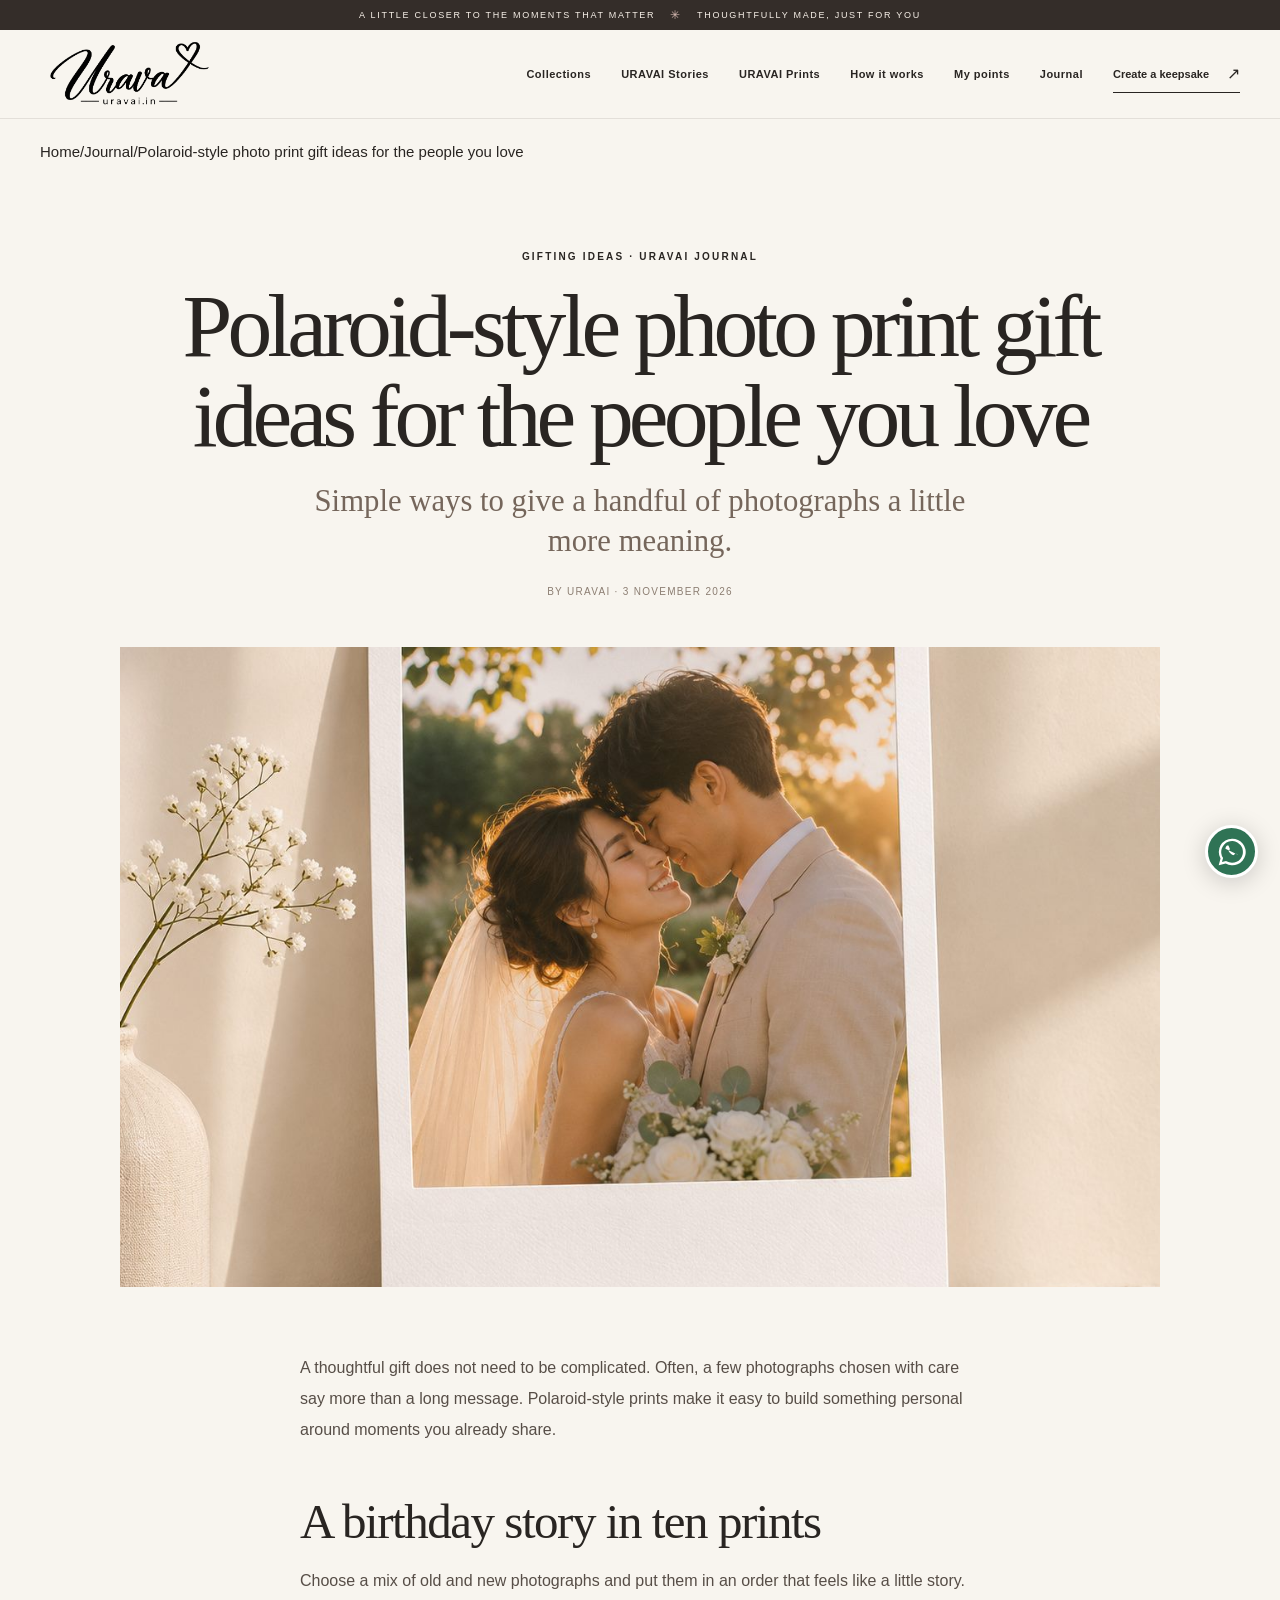
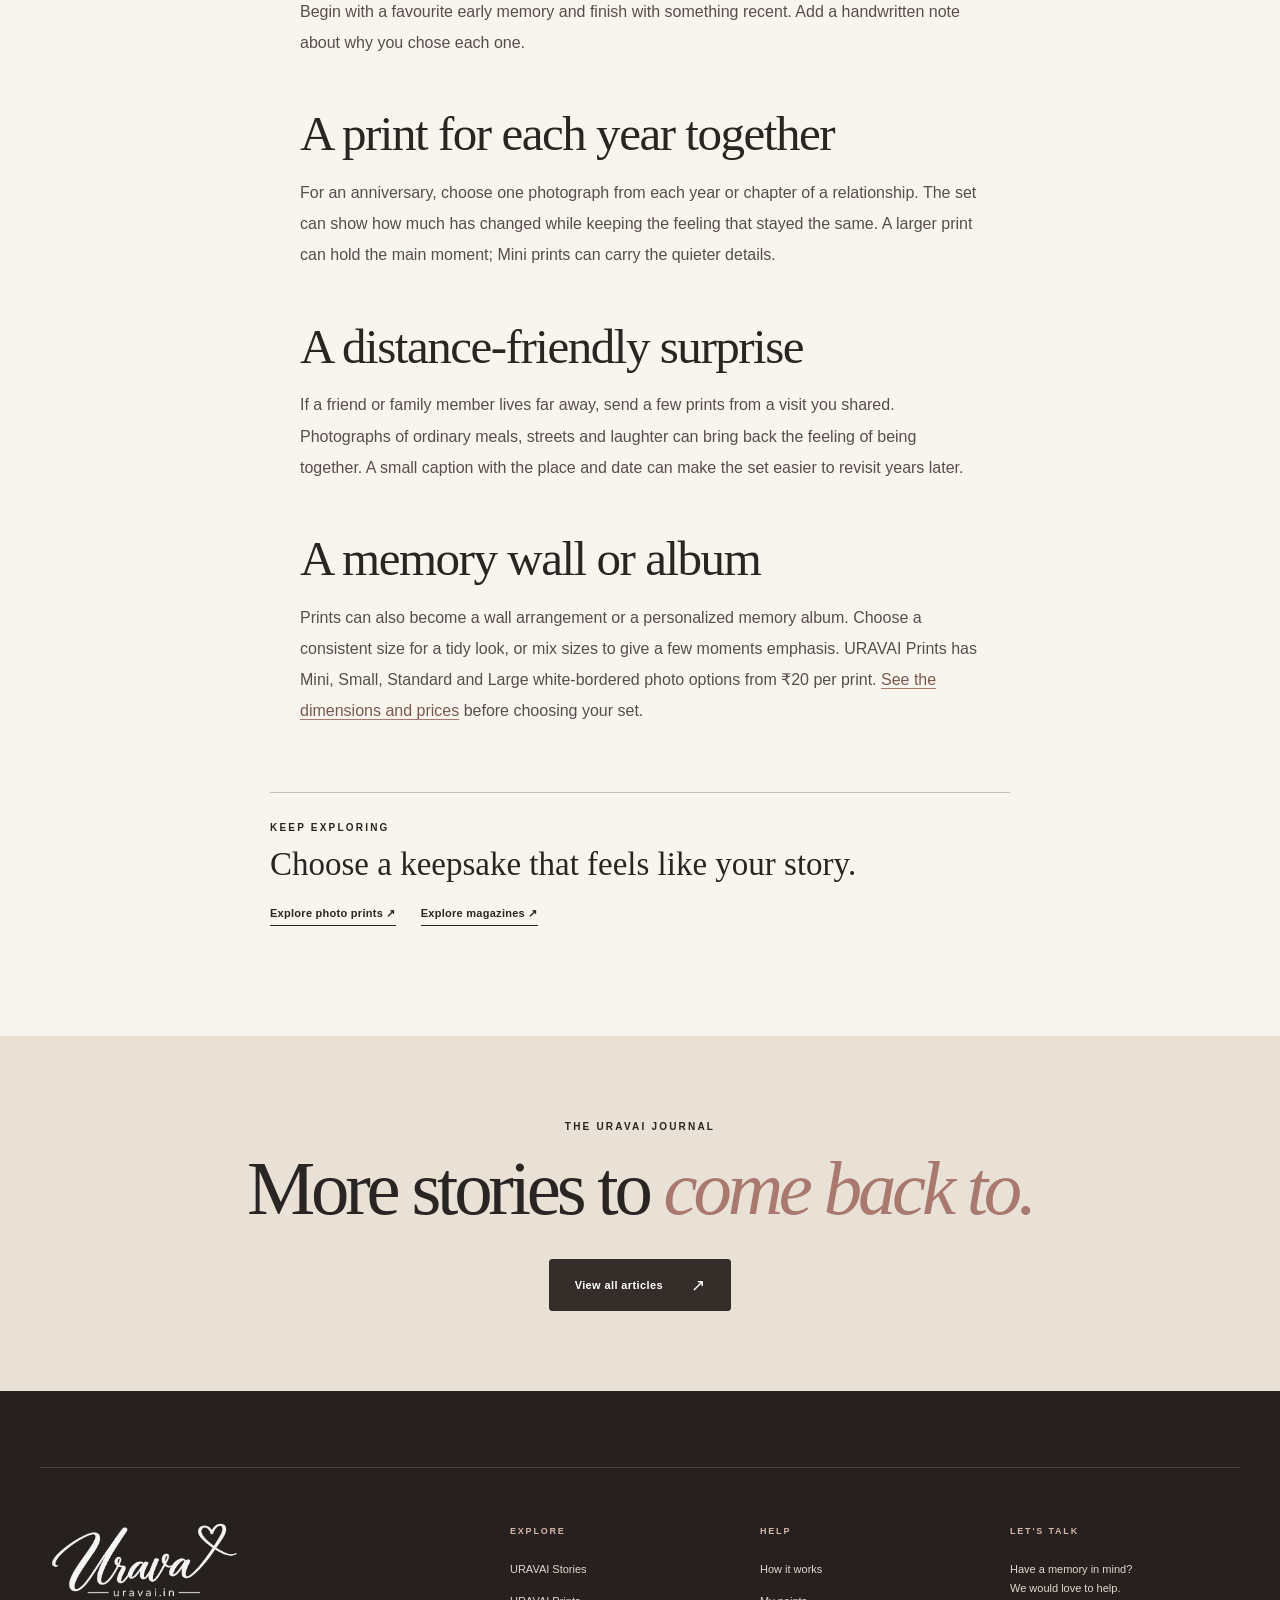
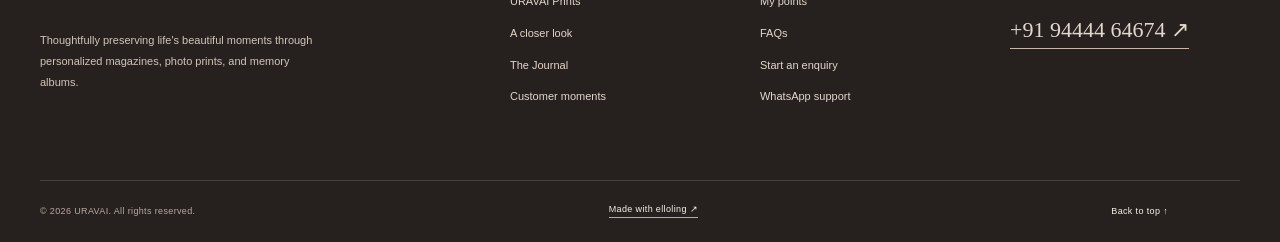
<file: polaroid-gift-ideas.html>
<!doctype html>
<html lang="en-IN"><head>
  <meta charset="utf-8"><meta http-equiv="Content-Security-Policy" content="default-src 'none'; script-src 'self' 'sha256-SWqhsXGPHawftB3TvoVsItWkSZ+bnDtZIl8X+uKLCxw='; style-src 'self' https://fonts.googleapis.com; font-src https://fonts.gstatic.com; img-src 'self' data:; connect-src 'self' https://fonts.googleapis.com https://fonts.gstatic.com; base-uri 'none'; object-src 'none'; frame-src 'none'; worker-src 'none'; form-action 'none'"><meta name="referrer" content="no-referrer"><meta name="viewport" content="width=device-width, initial-scale=1"><meta name="theme-color" content="#f8f5ef">
  <title>Polaroid-style photo print gift ideas for the people you love | URAVAI Journal</title><meta name="description" content="Thoughtful Polaroid-style photo print gift ideas for birthdays, anniversaries, friendships and celebrations."><meta name="robots" content="index, follow, max-image-preview:large"><link rel="canonical" href="https://heyitsbright.github.io/uravai.in/polaroid-gift-ideas.html"><link rel="sitemap" type="application/xml" href="sitemap.xml">
  <meta property="og:type" content="article"><meta property="og:site_name" content="URAVAI"><meta property="og:locale" content="en_IN"><meta property="og:url" content="https://heyitsbright.github.io/uravai.in/polaroid-gift-ideas.html"><meta property="og:title" content="Polaroid-style photo print gift ideas for the people you love | URAVAI Journal"><meta property="og:description" content="Thoughtful Polaroid-style photo print gift ideas for birthdays, anniversaries, friendships and celebrations."><meta property="og:image" content="https://heyitsbright.github.io/uravai.in/assets/print-size-4-sample.jpg"><meta name="twitter:card" content="summary_large_image"><meta name="twitter:title" content="Polaroid-style photo print gift ideas for the people you love | URAVAI Journal"><meta name="twitter:description" content="Thoughtful Polaroid-style photo print gift ideas for birthdays, anniversaries, friendships and celebrations."><meta name="twitter:image" content="https://heyitsbright.github.io/uravai.in/assets/print-size-4-sample.jpg">
  <script type="application/ld+json">{"@context":"https://schema.org","@type":"BlogPosting","@id":"https://heyitsbright.github.io/uravai.in/polaroid-gift-ideas.html#article","mainEntityOfPage":"https://heyitsbright.github.io/uravai.in/polaroid-gift-ideas.html","headline":"Polaroid-style photo print gift ideas for the people you love","description":"Thoughtful Polaroid-style photo print gift ideas for birthdays, anniversaries, friendships and celebrations.","image":"https://heyitsbright.github.io/uravai.in/assets/print-size-4-sample.jpg","datePublished":"2026-11-03","dateModified":"2026-11-03","author":{"@type":"Organization","name":"URAVAI","url":"https://heyitsbright.github.io/uravai.in/"},"publisher":{"@id":"https://heyitsbright.github.io/uravai.in/#organization"},"inLanguage":"en-IN"}</script>
  <link rel="icon" href="assets/favicon.svg" type="image/svg+xml"><link rel="preconnect" href="https://fonts.googleapis.com"><link rel="preconnect" href="https://fonts.gstatic.com" crossorigin><link href="https://fonts.googleapis.com/css2?family=Allura&family=Cormorant+Garamond:ital,wght@0,400;0,500;0,600;1,400;1,500&family=DM+Sans:wght@400;500;600;700&display=swap" rel="stylesheet"><link rel="stylesheet" href="assets/styles.css?v=20261101d"><link rel="stylesheet" href="assets/shop.css?v=20261103b"><link rel="stylesheet" href="assets/journal.css?v=20261103"><script defer src="assets/site.js?v=20261103"></script>
</head><body class="journal-page"><a class="skip-link" href="#main">Skip to content</a><div class="announcement">A little closer to the moments that matter <span aria-hidden="true">✳</span> Thoughtfully made, just for you</div>
  <header class="site-header" id="top"><div class="header-inner container"><a class="brand" href="index.html" aria-label="URAVAI home"><img class="brand-logo-image" src="assets/urava-logo-transparent.png" alt="" loading="eager"><span class="brand-script">Uravai<span class="brand-heart" aria-hidden="true">♡</span></span><span class="brand-tagline">MOMENTS MADE TANGIBLE</span></a><nav class="desktop-nav" aria-label="Main navigation"><a href="index.html#collections">Collections</a><a href="stories.html">URAVAI Stories</a><a href="prints.html" >URAVAI Prints</a><a href="index.html#process">How it works</a><a href="account.html">My points</a><a href="journal.html" aria-current="page">Journal</a></nav><a class="header-contact" data-whatsapp="general" href="https://wa.me/919444464674">Create a keepsake <span aria-hidden="true">↗</span></a><button class="menu-toggle" type="button" aria-label="Open menu" aria-expanded="false" aria-controls="mobile-nav"><span></span><span></span></button></div><nav class="mobile-nav" id="mobile-nav" aria-label="Mobile navigation" hidden><a href="index.html#collections">Collections</a><a href="stories.html">URAVAI Stories</a><a href="prints.html">URAVAI Prints</a><a href="index.html#process">How it works</a><a href="account.html">My points</a><a href="journal.html" aria-current="page">Journal</a><a data-whatsapp="general" href="https://wa.me/919444464674">Enquire on WhatsApp</a></nav></header>
<main id="main"><div class="container breadcrumb"><a href="index.html">Home</a><span>/</span><a href="journal.html">Journal</a><span>/</span><span>Polaroid-style photo print gift ideas for the people you love</span></div><article class="article-shell"><header class="article-header container"><span class="eyebrow">GIFTING IDEAS · URAVAI JOURNAL</span><h1>Polaroid-style photo print gift ideas for the people you love</h1><p>Simple ways to give a handful of photographs a little more meaning.</p><div class="article-byline">By URAVAI · 3 November 2026</div></header><div class="article-image container"><img src="assets/print-size-4-sample.jpg" alt="Simple ways to give a handful of photographs a little more meaning." fetchpriority="high"></div><div class="article-content container"><p>A thoughtful gift does not need to be complicated. Often, a few photographs chosen with care say more than a long message. Polaroid-style prints make it easy to build something personal around moments you already share.</p>
<h2>A birthday story in ten prints</h2><p>Choose a mix of old and new photographs and put them in an order that feels like a little story. Begin with a favourite early memory and finish with something recent. Add a handwritten note about why you chose each one.</p>
<h2>A print for each year together</h2><p>For an anniversary, choose one photograph from each year or chapter of a relationship. The set can show how much has changed while keeping the feeling that stayed the same. A larger print can hold the main moment; Mini prints can carry the quieter details.</p>
<h2>A distance-friendly surprise</h2><p>If a friend or family member lives far away, send a few prints from a visit you shared. Photographs of ordinary meals, streets and laughter can bring back the feeling of being together. A small caption with the place and date can make the set easier to revisit years later.</p>
<h2>A memory wall or album</h2><p>Prints can also become a wall arrangement or a personalized memory album. Choose a consistent size for a tidy look, or mix sizes to give a few moments emphasis. URAVAI Prints has Mini, Small, Standard and Large white-bordered photo options from ₹20 per print. <a href="prints.html">See the dimensions and prices</a> before choosing your set.</p><div class="article-next"><span class="eyebrow">KEEP EXPLORING</span><p>Choose a keepsake that feels like your story.</p><a class="text-link" href="prints.html">Explore photo prints ↗</a><a class="text-link" href="stories.html">Explore magazines ↗</a></div></div></article><section class="journal-cta"><div class="container"><span class="eyebrow">THE URAVAI JOURNAL</span><h2>More stories to <em>come back to.</em></h2><a class="button button-dark" href="journal.html">View all articles <span aria-hidden="true">↗</span></a></div></section></main>
  <footer class="site-footer" id="contact"><div class="container footer-top"><div class="footer-brand"><a class="brand" href="index.html" aria-label="URAVAI home"><img class="brand-logo-image" src="assets/urava-logo-transparent.png" alt="" loading="eager"><span class="brand-script">Uravai<span class="brand-heart" aria-hidden="true">♡</span></span><span class="brand-tagline">MOMENTS MADE TANGIBLE</span></a><p>Thoughtfully preserving life's beautiful moments through personalized magazines, photo prints, and memory albums.</p></div><div class="footer-col"><h3>Explore</h3><a href="stories.html">URAVAI Stories</a><a href="prints.html">URAVAI Prints</a><a href="index.html#journal">A closer look</a><a href="journal.html">The Journal</a><a href="index.html#memories">Customer moments</a></div><div class="footer-col"><h3>Help</h3><a href="index.html#process">How it works</a><a href="account.html">My points</a><a href="index.html#faq">FAQs</a><a href="index.html#create">Start an enquiry</a><a data-whatsapp="general" href="https://wa.me/919444464674">WhatsApp support</a></div><div class="footer-col footer-contact"><h3>Let's talk</h3><p>Have a memory in mind?<br>We would love to help.</p><a class="footer-whatsapp" href="https://wa.me/919444464674" target="_blank" rel="noopener noreferrer">+91 94444 64674 ↗</a></div></div><div class="container footer-bottom"><span>© 2026 URAVAI. All rights reserved.</span><a class="maker-credit" href="https://elloling-india.github.io/Website/" target="_blank" rel="noopener noreferrer">Made with elloling ↗</a><a href="#top">Back to top ↑</a></div></footer>
  <a class="whatsapp-float" data-whatsapp="general" href="https://wa.me/919444464674" target="_blank" rel="noopener noreferrer" aria-label="Chat with URAVAI on WhatsApp"><svg viewBox="0 0 32 32" aria-hidden="true"><path fill="currentColor" d="M16 .8A15.1 15.1 0 0 0 2.9 23.4L.8 31.2l8-2.1A15.2 15.2 0 1 0 16 .8Zm0 27.5a12.3 12.3 0 0 1-6.3-1.7l-.5-.3-4.7 1.2 1.3-4.6-.3-.5A12.4 12.4 0 1 1 16 28.3Zm6.8-9.3c-.4-.2-2.2-1.1-2.6-1.2-.3-.1-.6-.2-.8.2-.3.4-1 1.2-1.2 1.4-.2.3-.4.3-.8.1-.4-.2-1.6-.6-3-1.9-1.1-1-1.9-2.2-2.1-2.6-.2-.4 0-.6.2-.8l.6-.7c.2-.2.3-.4.4-.6.1-.2.1-.5 0-.7l-1.2-2.9c-.3-.7-.6-.6-.8-.6h-.7c-.3 0-.7.1-1 .5s-1.3 1.3-1.3 3.1 1.4 3.5c.2.5 2.7 4.2 6.6 5.9.9.4 1.6.6 2.2.7.9.1 1.7.1 2.4-.2.7-.3 2.2-1 2.5-2 .3-1 .3-1.8.2-2-.1-.2-.3-.3-.7-.5Z"/></svg></a>
</body></html>
</file>
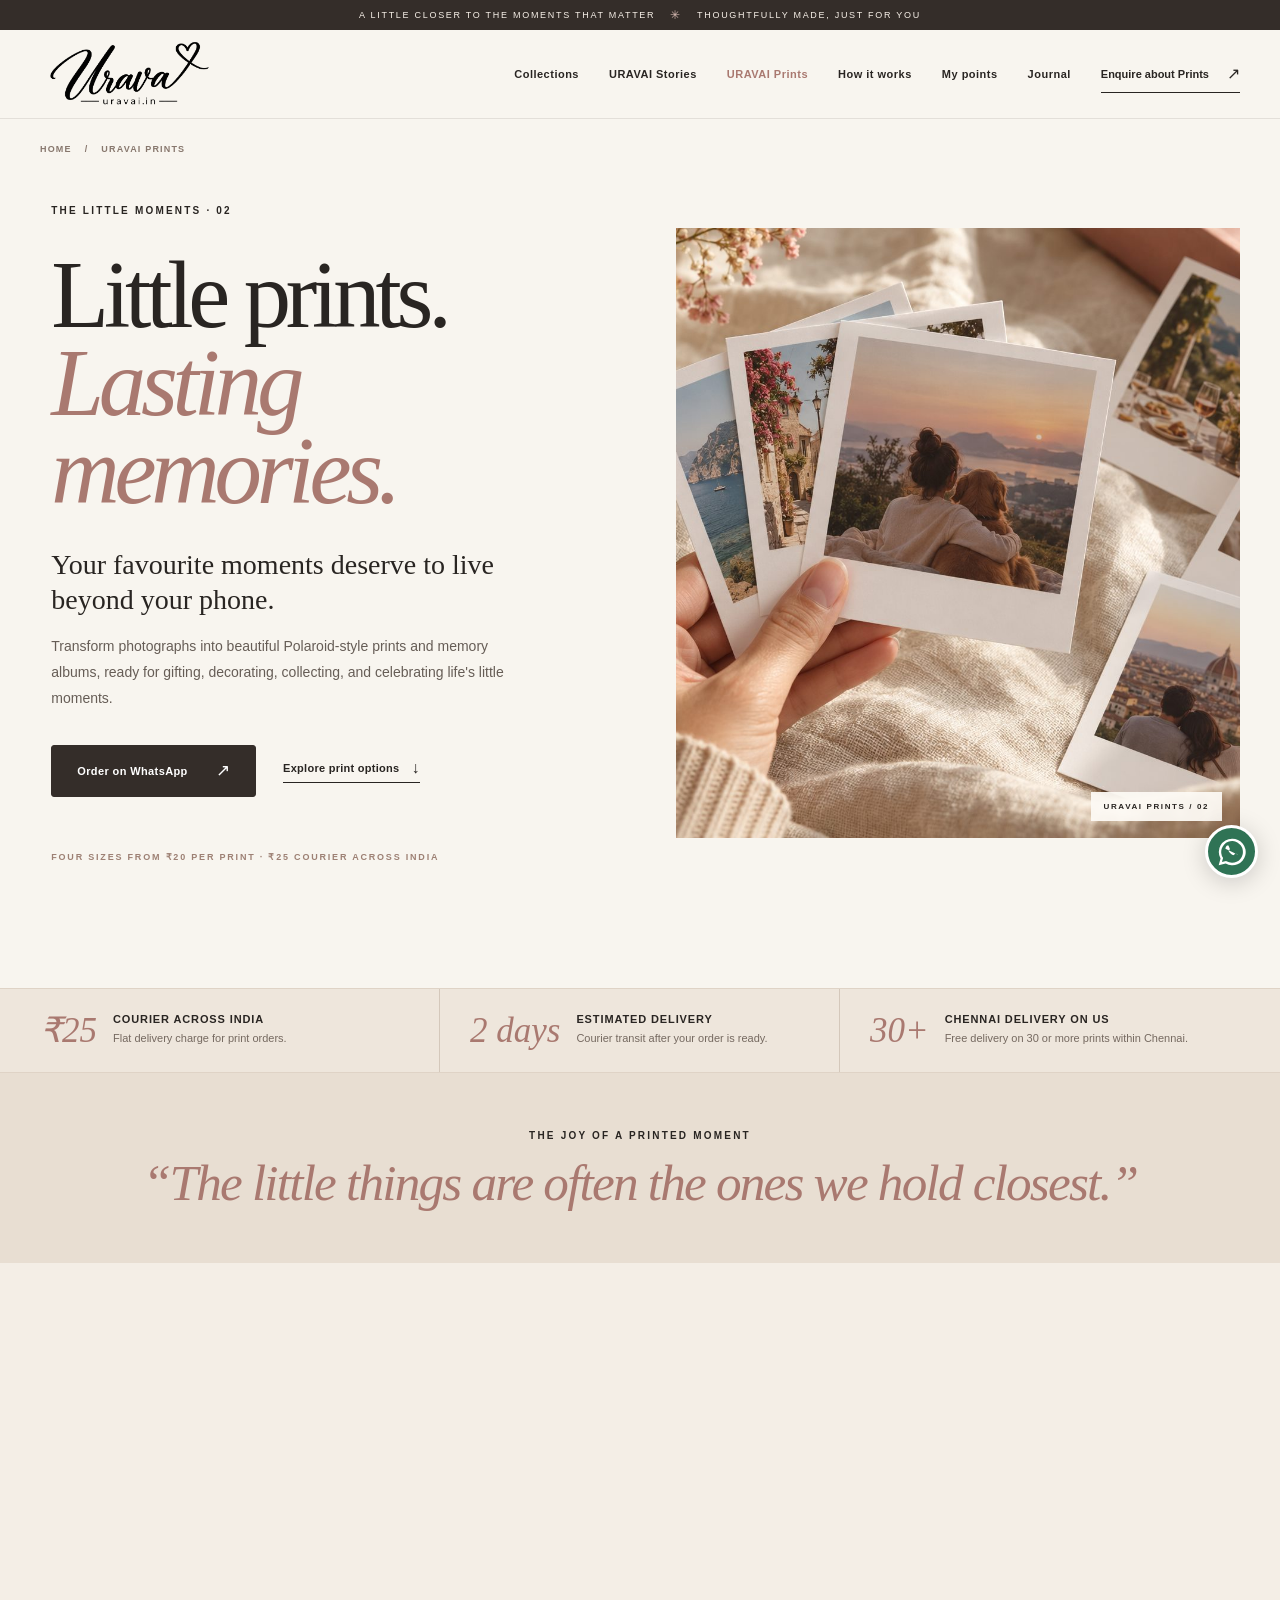
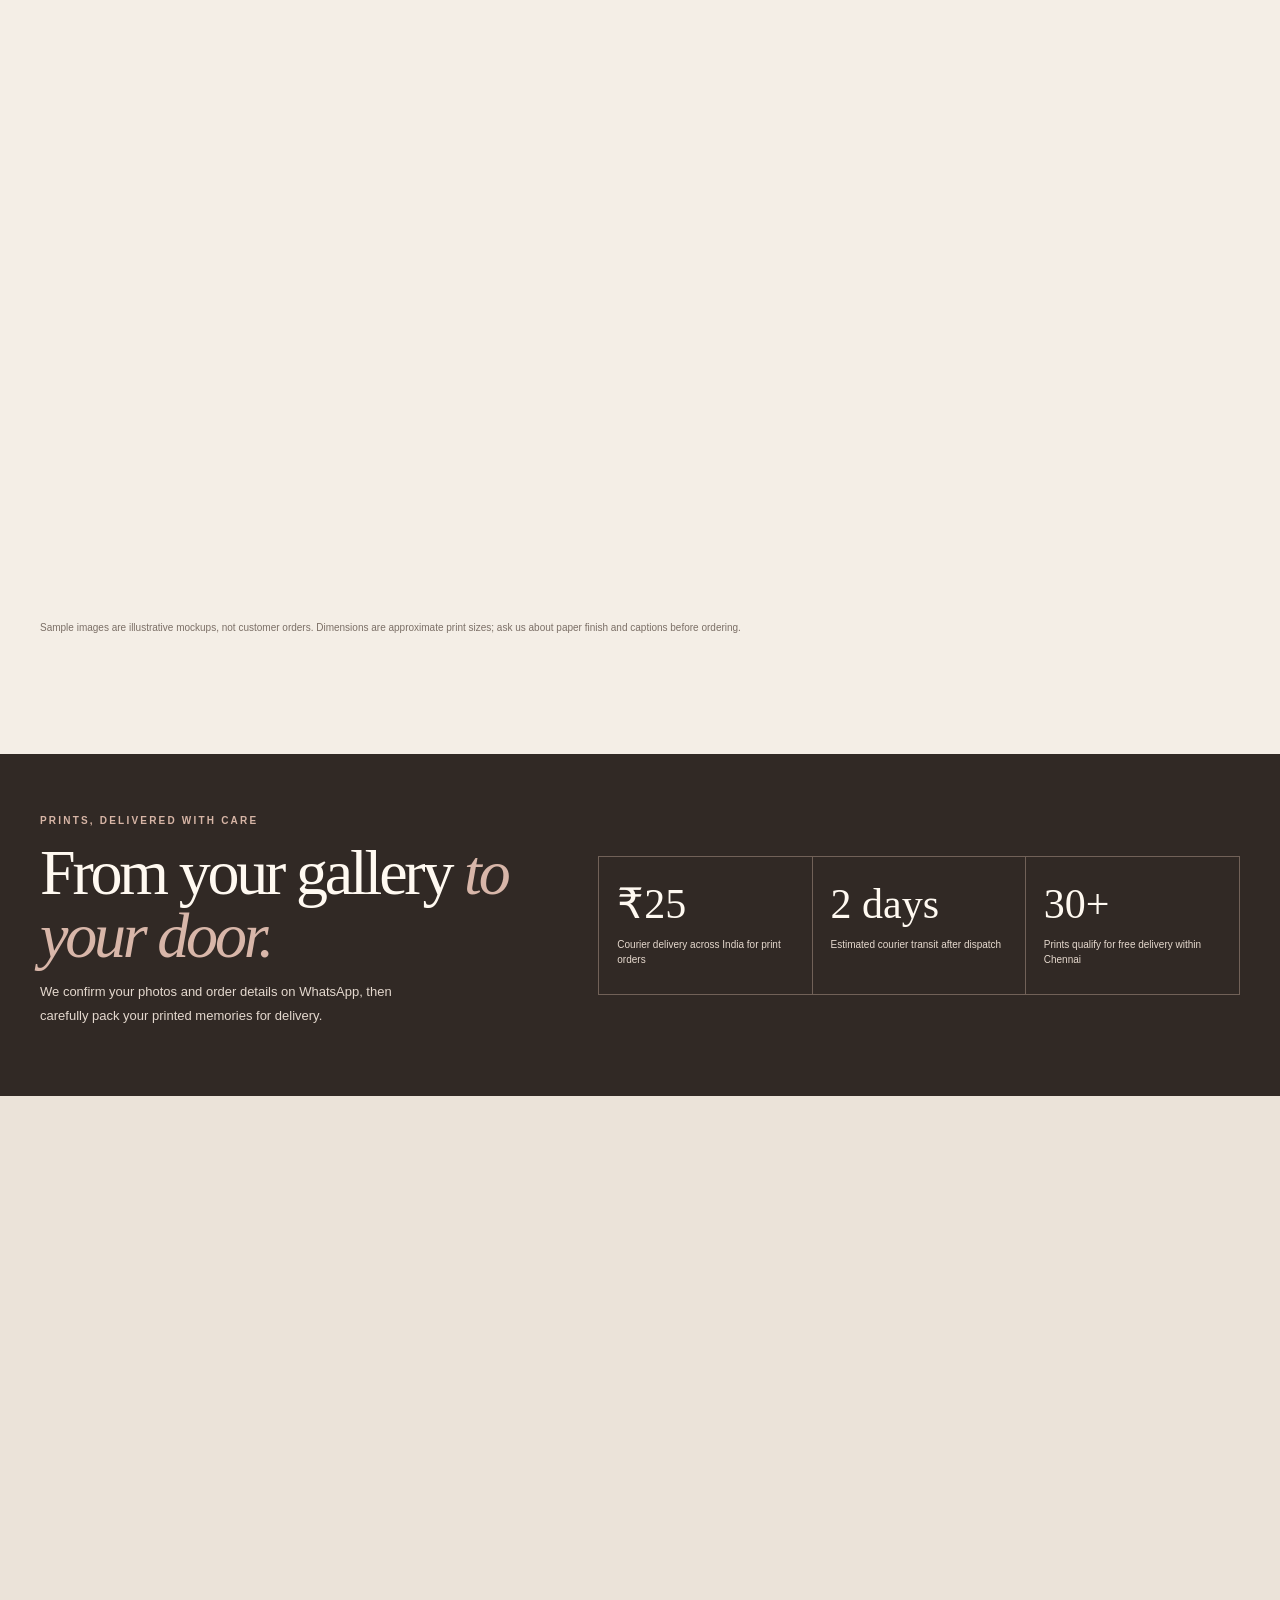
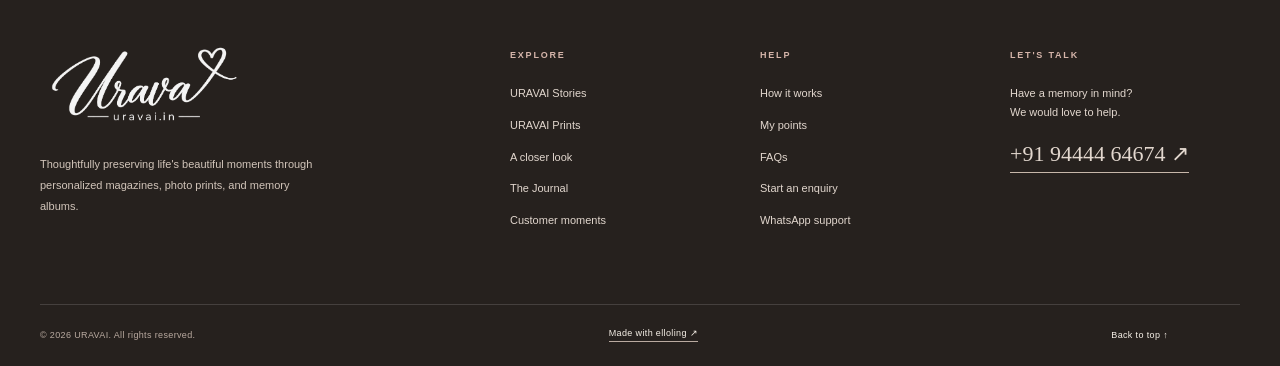
<file: prints.html>
<!doctype html>
<html lang="en-IN">
<head>
  <meta charset="utf-8"><meta http-equiv="Content-Security-Policy" content="default-src 'none'; script-src 'self' 'sha256-MlFoLLod1lngkOm/TliNeEVopBnjkIx4gprtKkv69Jo='; style-src 'self' https://fonts.googleapis.com; font-src https://fonts.gstatic.com; img-src 'self' data:; connect-src 'self' https://fonts.googleapis.com https://fonts.gstatic.com; base-uri 'none'; object-src 'none'; frame-src 'none'; worker-src 'none'; form-action 'none'"><meta name="referrer" content="no-referrer"><meta name="viewport" content="width=device-width, initial-scale=1"><meta name="theme-color" content="#f8f5ef">
  <meta name="description" content="Shop URAVAI Polaroid-style photo prints in four sizes: Mini ₹20, Small ₹25, Standard ₹30 and Large ₹35 per print. ₹25 courier across India; free delivery for 30+ prints in Chennai.">
  <meta name="robots" content="index, follow, max-image-preview:large">
  <link rel="canonical" href="https://heyitsbright.github.io/uravai.in/prints.html">
  <link rel="sitemap" type="application/xml" href="sitemap.xml">
  <meta property="og:type" content="website"><meta property="og:site_name" content="URAVAI"><meta property="og:locale" content="en_IN"><meta property="og:url" content="https://heyitsbright.github.io/uravai.in/prints.html">
  <meta property="og:title" content="Polaroid-Style Photo Prints &amp; Memory Albums | URAVAI"><meta property="og:description" content="Little prints. Lasting memories. Make your favourite photographs something you can hold."><meta property="og:image" content="https://heyitsbright.github.io/uravai.in/assets/prints-editorial.jpg"><meta property="og:image:alt" content="A hand holding white-bordered photo prints">
  <meta name="twitter:card" content="summary_large_image"><meta name="twitter:title" content="Polaroid-Style Photo Prints | URAVAI Prints"><meta name="twitter:description" content="Print your favourite moments and make them last."><meta name="twitter:image" content="https://heyitsbright.github.io/uravai.in/assets/prints-editorial.jpg">
  <title>Polaroid-Style Photo Prints &amp; Memory Albums | URAVAI</title>
  <script type="application/ld+json">{"@context":"https://schema.org","@graph":[{"@type":"CollectionPage","@id":"https://heyitsbright.github.io/uravai.in/prints.html#webpage","url":"https://heyitsbright.github.io/uravai.in/prints.html","name":"Polaroid-Style Photo Prints & Memory Albums | URAVAI","description":"Mini and classic Polaroid-style prints, large photo prints and personalized memory albums.","inLanguage":"en-IN","isPartOf":{"@id":"https://heyitsbright.github.io/uravai.in/#website"},"breadcrumb":{"@id":"https://heyitsbright.github.io/uravai.in/prints.html#breadcrumb"}},{"@type":"BreadcrumbList","@id":"https://heyitsbright.github.io/uravai.in/prints.html#breadcrumb","itemListElement":[{"@type":"ListItem","position":1,"name":"Home","item":"https://heyitsbright.github.io/uravai.in/"},{"@type":"ListItem","position":2,"name":"URAVAI Prints","item":"https://heyitsbright.github.io/uravai.in/prints.html"}]},{"@type":"ItemList","@id":"https://heyitsbright.github.io/uravai.in/prints.html#sizes","name":"URAVAI Polaroid-style photo print sizes","itemListElement":[{"@type":"ListItem","position":1,"item":{"@type":"Product","name":"URAVAI Mini Polaroid-style print","description":"Personalized white-bordered photo print, 2 × 3 in.","image":"https://heyitsbright.github.io/uravai.in/assets/print-size-1-sample.jpg","brand":{"@type":"Brand","name":"URAVAI"},"offers":{"@type":"Offer","url":"https://heyitsbright.github.io/uravai.in/prints.html#size-1","priceCurrency":"INR","price":20}}},{"@type":"ListItem","position":2,"item":{"@type":"Product","name":"URAVAI Small Polaroid-style print","description":"Personalized white-bordered photo print, 2.5 × 3.5 in.","image":"https://heyitsbright.github.io/uravai.in/assets/print-size-2-sample.jpg","brand":{"@type":"Brand","name":"URAVAI"},"offers":{"@type":"Offer","url":"https://heyitsbright.github.io/uravai.in/prints.html#size-2","priceCurrency":"INR","price":25}}},{"@type":"ListItem","position":3,"item":{"@type":"Product","name":"URAVAI Standard Polaroid-style print","description":"Personalized white-bordered photo print, 3 × 4 in.","image":"https://heyitsbright.github.io/uravai.in/assets/print-size-3-sample.jpg","brand":{"@type":"Brand","name":"URAVAI"},"offers":{"@type":"Offer","url":"https://heyitsbright.github.io/uravai.in/prints.html#size-3","priceCurrency":"INR","price":30}}},{"@type":"ListItem","position":4,"item":{"@type":"Product","name":"URAVAI Large Polaroid-style print","description":"Personalized white-bordered photo print, 4 × 5 in.","image":"https://heyitsbright.github.io/uravai.in/assets/print-size-4-sample.jpg","brand":{"@type":"Brand","name":"URAVAI"},"offers":{"@type":"Offer","url":"https://heyitsbright.github.io/uravai.in/prints.html#size-4","priceCurrency":"INR","price":35}}}]}]}</script>
  <link rel="icon" href="assets/favicon.svg" type="image/svg+xml"><link rel="preload" as="image" href="assets/prints-editorial.jpg" fetchpriority="high"><link rel="preconnect" href="https://fonts.googleapis.com"><link rel="preconnect" href="https://fonts.gstatic.com" crossorigin><link href="https://fonts.googleapis.com/css2?family=Allura&family=Cormorant+Garamond:ital,wght@0,400;0,500;0,600;1,400;1,500&family=DM+Sans:wght@400;500;600;700&display=swap" rel="stylesheet"><link rel="stylesheet" href="assets/styles.css?v=20261101d"><link rel="stylesheet" href="assets/details.css?v=20261101b"><link rel="stylesheet" href="assets/shop.css?v=20261103b"><script defer src="assets/site.js?v=20261103"></script>
</head>
<body class="feature-page prints-page">
  <a class="skip-link" href="#main">Skip to content</a>
  <div class="announcement">A little closer to the moments that matter <span aria-hidden="true">✳</span> Thoughtfully made, just for you</div>
  <header class="site-header" id="top"><div class="header-inner container"><a class="brand" href="index.html" aria-label="URAVAI home"><img class="brand-logo-image" src="assets/urava-logo-transparent.png" alt="" loading="eager"><span class="brand-script">Uravai<span class="brand-heart" aria-hidden="true">♡</span></span><span class="brand-tagline">MOMENTS MADE TANGIBLE</span></a><nav class="desktop-nav" aria-label="Main navigation"><a href="index.html#collections">Collections</a><a href="stories.html">URAVAI Stories</a><a href="prints.html" aria-current="page">URAVAI Prints</a><a href="index.html#process">How it works</a><a href="account.html">My points</a><a href="journal.html">Journal</a></nav><a class="header-contact" data-whatsapp="prints" href="https://wa.me/919444464674">Enquire about Prints <span aria-hidden="true">↗</span></a><button class="menu-toggle" type="button" aria-label="Open menu" aria-expanded="false" aria-controls="mobile-nav"><span></span><span></span></button></div><nav class="mobile-nav" id="mobile-nav" aria-label="Mobile navigation" hidden><a href="index.html#collections">Collections</a><a href="stories.html">URAVAI Stories</a><a href="prints.html">URAVAI Prints</a><a href="index.html#process">How it works</a><a href="account.html">My points</a><a href="journal.html">Journal</a><a data-whatsapp="prints" href="https://wa.me/919444464674">Enquire on WhatsApp</a></nav></header>
  <main id="main">
    <div class="container breadcrumb"><a href="index.html">Home</a><span>/</span><span>URAVAI Prints</span></div>
    <section class="feature-hero container" aria-labelledby="feature-title"><div class="feature-copy reveal"><span class="eyebrow">THE LITTLE MOMENTS · 02</span><h1 id="feature-title">Little prints.<br><em>Lasting memories.</em></h1><p class="feature-lead">Your favourite moments deserve to live beyond your phone.</p><p>Transform photographs into beautiful Polaroid-style prints and memory albums, ready for gifting, decorating, collecting, and celebrating life's little moments.</p><div class="feature-actions"><a class="button button-dark" data-whatsapp="prints" href="https://wa.me/919444464674">Order on WhatsApp <span aria-hidden="true">↗</span></a><a class="text-link" href="#options">Explore print options <span aria-hidden="true">↓</span></a></div><p class="feature-kicker">FOUR SIZES FROM ₹20 PER PRINT · ₹25 COURIER ACROSS INDIA</p></div><div class="feature-image reveal"><img src="assets/prints-editorial.jpg" alt="A hand holding a fan of white-bordered photo prints above ivory linen" fetchpriority="high"><span>URAVAI PRINTS / 02</span></div></section>
    <aside class="shop-promise" aria-label="URAVAI Prints delivery highlights"><div class="container shop-promise-inner"><div class="shop-promise-item"><span class="promise-mark">₹25</span><div><strong>Courier across India</strong><p>Flat delivery charge for print orders.</p></div></div><div class="shop-promise-item"><span class="promise-mark">2 days</span><div><strong>Estimated delivery</strong><p>Courier transit after your order is ready.</p></div></div><div class="shop-promise-item"><span class="promise-mark">30+</span><div><strong>Chennai delivery on us</strong><p>Free delivery on 30 or more prints within Chennai.</p></div></div></div></aside>
    <section class="feature-quote"><div class="container"><span class="eyebrow">THE JOY OF A PRINTED MOMENT</span><p>“The little things are often the ones we hold closest.”</p></div></section>
    <section class="section shop-preview" id="options" aria-labelledby="options-title"><div class="container"><div class="section-heading centered reveal"><span class="eyebrow">URAVAI POLAROID-STYLE PRINTS</span><h2 id="options-title">Choose the size of <em>your moment.</em></h2><p>Four white-bordered photo print sizes, each priced per photograph. Pick the one that fits your memory and your gift.</p></div><div class="print-grid"><article class="print-card reveal" id="size-1">
          <a class="print-card-image" href="#size-1" aria-label="View Mini Polaroid-style prints"><img src="assets/print-size-1-sample.jpg" alt="Illustrative mini white-bordered photo print mockup" loading="lazy" width="1024" height="1024"><span class="print-card-index">SIZE 01</span></a>
          <div class="print-card-body"><span class="print-card-kicker">URAVAI PRINTS / MINI</span><div class="print-card-title-row"><h3>Mini</h3><div class="print-price">₹20<small>per print</small></div></div><p>A little note for a moment you want to keep close.</p><p class="print-dimensions"><strong>2 × 3 in</strong> &nbsp;·&nbsp; 5.1 × 7.6 cm</p><a class="button button-dark" data-print-size="1" href="https://wa.me/919444464674">Order Mini <span aria-hidden="true">↗</span></a></div>
        </article>
<article class="print-card reveal" id="size-2">
          <a class="print-card-image" href="#size-2" aria-label="View Small Polaroid-style prints"><img src="assets/print-size-2-sample.jpg" alt="Illustrative small white-bordered photo print mockup" loading="lazy" width="1024" height="1024"><span class="print-card-index">SIZE 02</span></a>
          <div class="print-card-body"><span class="print-card-kicker">URAVAI PRINTS / SMALL</span><div class="print-card-title-row"><h3>Small</h3><div class="print-price">₹25<small>per print</small></div></div><p>An easy size for gifting, collecting and sharing.</p><p class="print-dimensions"><strong>2.5 × 3.5 in</strong> &nbsp;·&nbsp; 6.4 × 8.9 cm</p><a class="button button-dark" data-print-size="2" href="https://wa.me/919444464674">Order Small <span aria-hidden="true">↗</span></a></div>
        </article>
<article class="print-card reveal" id="size-3">
          <a class="print-card-image" href="#size-3" aria-label="View Standard Polaroid-style prints"><img src="assets/print-size-3-sample.jpg" alt="Illustrative standard white-bordered photo print mockup" loading="lazy" width="1024" height="1024"><span class="print-card-index">SIZE 03</span></a>
          <div class="print-card-body"><span class="print-card-kicker">URAVAI PRINTS / STANDARD</span><div class="print-card-title-row"><h3>Standard</h3><div class="print-price">₹30<small>per print</small></div></div><p>A familiar print with space for your favourite details.</p><p class="print-dimensions"><strong>3 × 4 in</strong> &nbsp;·&nbsp; 7.6 × 10.2 cm</p><a class="button button-dark" data-print-size="3" href="https://wa.me/919444464674">Order Standard <span aria-hidden="true">↗</span></a></div>
        </article>
<article class="print-card reveal" id="size-4">
          <a class="print-card-image" href="#size-4" aria-label="View Large Polaroid-style prints"><img src="assets/print-size-4-sample.jpg" alt="Illustrative large white-bordered photo print mockup" loading="lazy" width="1024" height="1024"><span class="print-card-index">SIZE 04</span></a>
          <div class="print-card-body"><span class="print-card-kicker">URAVAI PRINTS / LARGE</span><div class="print-card-title-row"><h3>Large</h3><div class="print-price">₹35<small>per print</small></div></div><p>Give a special photograph a little more room to shine.</p><p class="print-dimensions"><strong>4 × 5 in</strong> &nbsp;·&nbsp; 10.2 × 12.7 cm</p><a class="button button-dark" data-print-size="4" href="https://wa.me/919444464674">Order Large <span aria-hidden="true">↗</span></a></div>
        </article></div><p class="sample-caption">Sample images are illustrative mockups, not customer orders. Dimensions are approximate print sizes; ask us about paper finish and captions before ordering.</p></div></section>
    <section class="delivery-panel" aria-labelledby="delivery-title"><div class="container delivery-panel-inner"><div><span class="eyebrow">PRINTS, DELIVERED WITH CARE</span><h2 id="delivery-title">From your gallery <em>to your door.</em></h2><p>We confirm your photos and order details on WhatsApp, then carefully pack your printed memories for delivery.</p></div><div class="delivery-facts"><div><strong>₹25</strong><span>Courier delivery across India for print orders</span></div><div><strong>2 days</strong><span>Estimated courier transit after dispatch</span></div><div><strong>30+</strong><span>Prints qualify for free delivery within Chennai</span></div></div></div></section>
    <section class="section feature-gallery-section"><div class="container feature-gallery"><div class="gallery-main reveal"><img src="assets/prints-editorial.jpg" alt="Polaroid-style photo prints arranged on a warm fabric surface" loading="lazy"></div><div class="gallery-side reveal"><span class="eyebrow">THE TANGIBLE DETAILS</span><h2>Give a moment<br><em>a place to live.</em></h2><p>From a little print in a gift box to an album on the shelf, photographs have a way of bringing us back.</p><div class="gallery-mini"><img src="assets/hero-keepsakes.jpg" alt="Memory magazine and white-bordered photographs on a warm table" loading="lazy"></div></div></div></section>
    <section class="section feature-info-section" aria-labelledby="info-title"><div class="container"><div class="feature-info-head reveal"><span class="eyebrow">BEFORE YOU ORDER</span><h2 id="info-title">Your photographs, <em>your way.</em></h2><p>Tell us what you have in mind and we will guide you through the choices.</p></div><div class="info-grid"><article class="reveal"><span>01</span><h3>Choose your photos</h3><p>Pick the people, places, celebrations, and small everyday memories you want to print.</p></article><article class="reveal"><span>02</span><h3>Add a personal touch</h3><p>Ask about captions, dates, and personalized album options for your chosen format.</p></article><article class="reveal"><span>03</span><h3>Confirm the details</h3><p>Choose from the four sizes and prices above. We will confirm paper finish, captions, album options, and any order details on WhatsApp.</p></article></div><div class="details-note reveal"><strong>Good to know</strong><p>Print courier delivery is ₹25 across India, with an estimated two-day transit after dispatch. Chennai orders of 30 or more prints get free delivery. We confirm production and dispatch timing on WhatsApp.</p></div></div></section>
    <section class="feature-final"><div class="container feature-final-inner reveal"><span class="eyebrow">LET'S MAKE IT REAL</span><h2>Ready to hold your <em>favourite moments?</em></h2><p>Tell us which print or album caught your eye. We will share the current options and help you begin.</p><a class="button button-outline" data-whatsapp="prints" href="https://wa.me/919444464674">Start your URAVAI Prints order <span aria-hidden="true">↗</span></a></div></section>
  </main>
  <footer class="site-footer" id="contact"><div class="container footer-top"><div class="footer-brand"><a class="brand" href="index.html" aria-label="URAVAI home"><img class="brand-logo-image" src="assets/urava-logo-transparent.png" alt="" loading="eager"><span class="brand-script">Uravai<span class="brand-heart" aria-hidden="true">♡</span></span><span class="brand-tagline">MOMENTS MADE TANGIBLE</span></a><p>Thoughtfully preserving life's beautiful moments through personalized magazines, photo prints, and memory albums.</p></div><div class="footer-col"><h3>Explore</h3><a href="stories.html">URAVAI Stories</a><a href="prints.html">URAVAI Prints</a><a href="index.html#journal">A closer look</a><a href="journal.html">The Journal</a><a href="index.html#memories">Customer moments</a></div><div class="footer-col"><h3>Help</h3><a href="index.html#process">How it works</a><a href="account.html">My points</a><a href="index.html#faq">FAQs</a><a href="index.html#create">Start an enquiry</a><a data-whatsapp="general" href="https://wa.me/919444464674">WhatsApp support</a></div><div class="footer-col footer-contact"><h3>Let's talk</h3><p>Have a memory in mind?<br>We would love to help.</p><a class="footer-whatsapp" href="https://wa.me/919444464674" target="_blank" rel="noopener noreferrer">+91 94444 64674 ↗</a></div></div><div class="container footer-bottom"><span>© 2026 URAVAI. All rights reserved.</span><a class="maker-credit" href="https://elloling-india.github.io/Website/" target="_blank" rel="noopener noreferrer">Made with elloling ↗</a><a href="#top">Back to top ↑</a></div></footer>
  <a class="whatsapp-float" data-whatsapp="prints" href="https://wa.me/919444464674" target="_blank" rel="noopener noreferrer" aria-label="Chat with URAVAI on WhatsApp"><svg viewBox="0 0 32 32" aria-hidden="true"><path fill="currentColor" d="M16 .8A15.1 15.1 0 0 0 2.9 23.4L.8 31.2l8-2.1A15.2 15.2 0 1 0 16 .8Zm0 27.5a12.3 12.3 0 0 1-6.3-1.7l-.5-.3-4.7 1.2 1.3-4.6-.3-.5A12.4 12.4 0 1 1 16 28.3Zm6.8-9.3c-.4-.2-2.2-1.1-2.6-1.2-.3-.1-.6-.2-.8.2-.3.4-1 1.2-1.2 1.4-.2.3-.4.3-.8.1-.4-.2-1.6-.6-3-1.9-1.1-1-1.9-2.2-2.1-2.6-.2-.4 0-.6.2-.8l.6-.7c.2-.2.3-.4.4-.6.1-.2.1-.5 0-.7l-1.2-2.9c-.3-.7-.6-.6-.8-.6h-.7c-.3 0-.7.1-1 .5s-1.3 1.3-1.3 3.1 1.4 3.5c.2.5 2.7 4.2 6.6 5.9.9.4 1.6.6 2.2.7.9.1 1.7.1 2.4-.2.7-.3 2.2-1 2.5-2 .3-1 .3-1.8.2-2-.1-.2-.3-.3-.7-.5Z"/></svg></a><a class="mobile-sticky" data-whatsapp="prints" href="https://wa.me/919444464674">Enquire about Prints <span aria-hidden="true">↗</span></a>
</body>
</html>
</file>
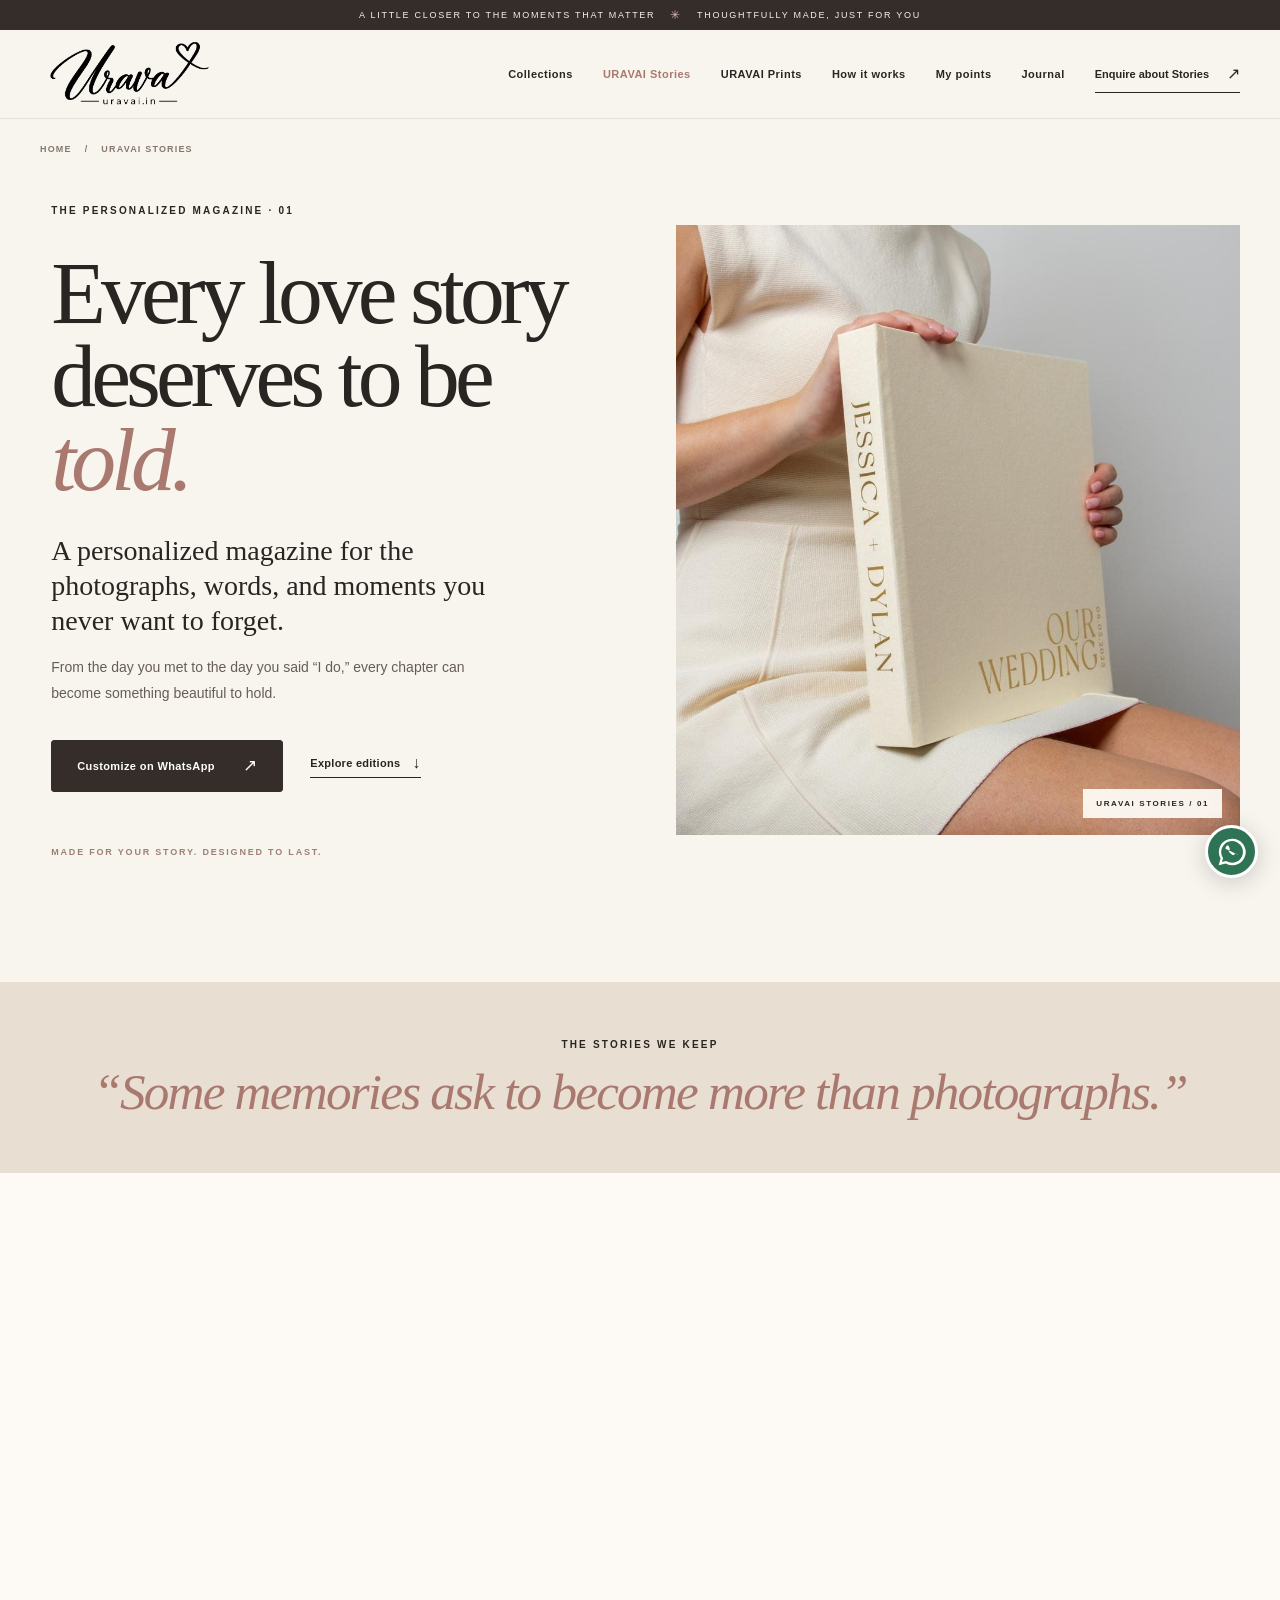
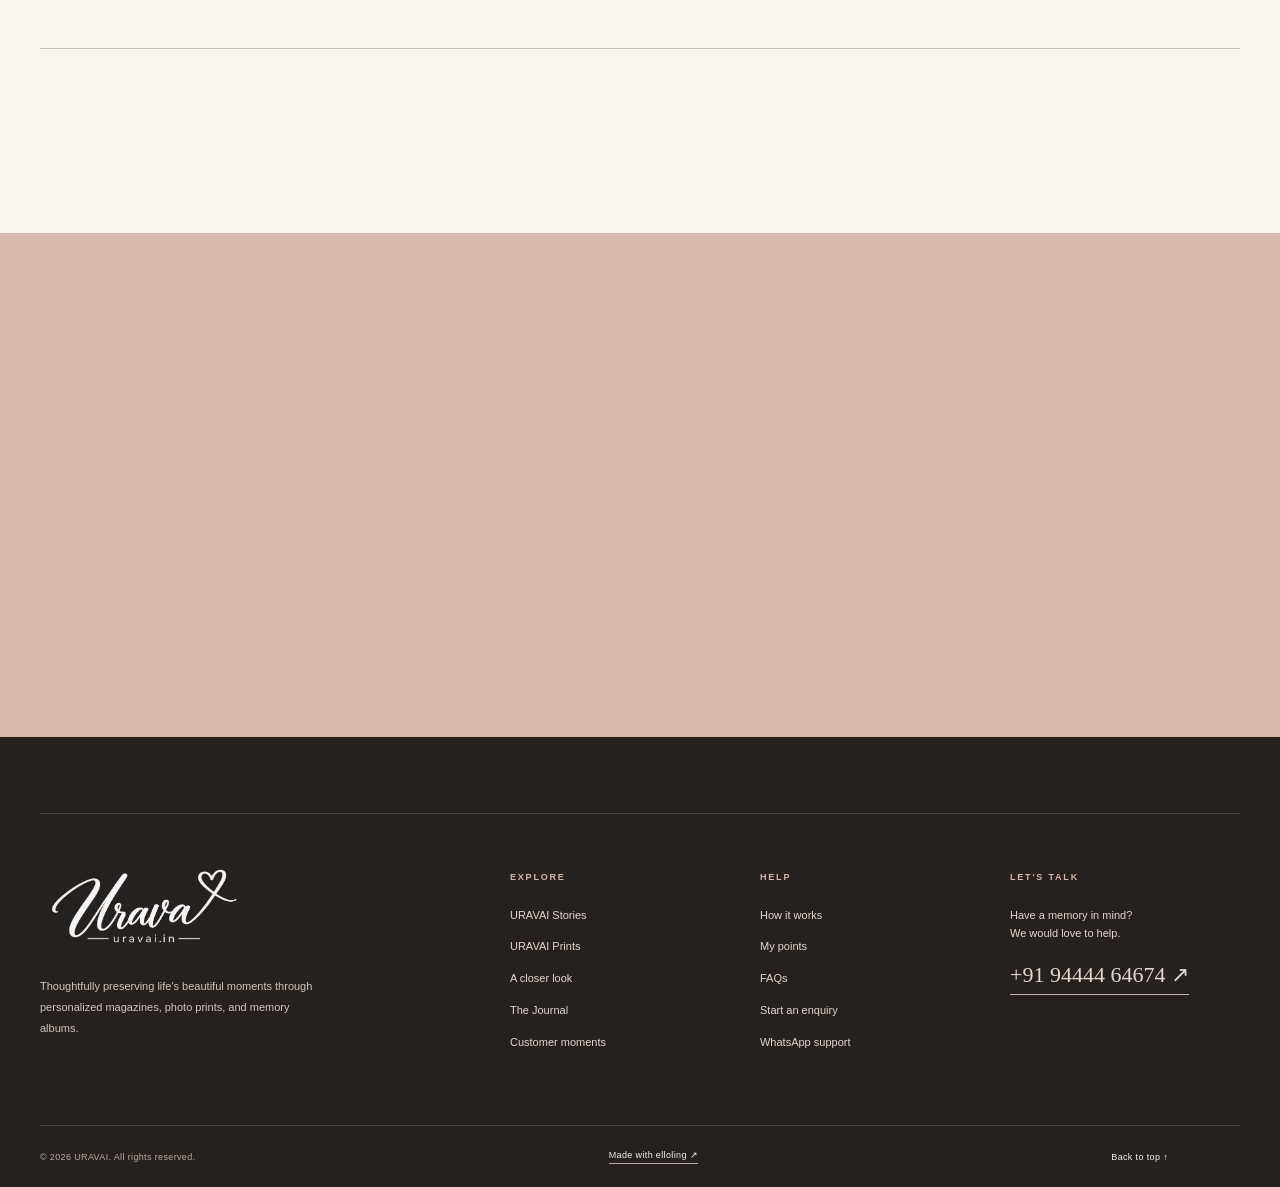
<file: stories.html>
<!doctype html>
<html lang="en-IN">
<head>
  <meta charset="utf-8"><meta http-equiv="Content-Security-Policy" content="default-src 'none'; script-src 'self' 'sha256-3OkbzZ9VK52GYdTy8hmCw7IQp5QzqIdoSIvRcc3eyoU='; style-src 'self' https://fonts.googleapis.com; font-src https://fonts.gstatic.com; img-src 'self' data:; connect-src 'self' https://fonts.googleapis.com https://fonts.gstatic.com; base-uri 'none'; object-src 'none'; frame-src 'none'; worker-src 'none'; form-action 'none'"><meta name="referrer" content="no-referrer"><meta name="viewport" content="width=device-width, initial-scale=1"><meta name="theme-color" content="#f8f5ef">
  <meta name="description" content="Explore URAVAI Stories: personalized marriage magazines, love journals and anniversary editions crafted from your photographs, names, dates and words.">
  <meta name="robots" content="index, follow, max-image-preview:large">
  <link rel="canonical" href="https://heyitsbright.github.io/uravai.in/stories.html">
  <link rel="sitemap" type="application/xml" href="sitemap.xml">
  <meta property="og:type" content="website"><meta property="og:site_name" content="URAVAI"><meta property="og:locale" content="en_IN"><meta property="og:url" content="https://heyitsbright.github.io/uravai.in/stories.html">
  <meta property="og:title" content="Personalized Marriage Magazines &amp; Love Journals | URAVAI Stories"><meta property="og:description" content="Every love story deserves to be told in a beautifully crafted keepsake."><meta property="og:image" content="https://heyitsbright.github.io/uravai.in/assets/reference-magazine-cover.jpg"><meta property="og:image:alt" content="A cream personalized wedding photo magazine">
  <meta name="twitter:card" content="summary_large_image"><meta name="twitter:title" content="Personalized Marriage Magazines | URAVAI Stories"><meta name="twitter:description" content="Turn your favourite memories into a personalized magazine."><meta name="twitter:image" content="https://heyitsbright.github.io/uravai.in/assets/reference-magazine-cover.jpg">
  <title>Personalized Marriage Magazines &amp; Love Journals | URAVAI Stories</title>
  <script type="application/ld+json">{"@context":"https://schema.org","@graph":[{"@type":"CollectionPage","@id":"https://heyitsbright.github.io/uravai.in/stories.html#webpage","url":"https://heyitsbright.github.io/uravai.in/stories.html","name":"Personalized Marriage Magazines & Love Journals | URAVAI Stories","description":"Personalized marriage magazines, love journals, anniversary editions and memory magazines.","inLanguage":"en-IN","isPartOf":{"@id":"https://heyitsbright.github.io/uravai.in/#website"},"breadcrumb":{"@id":"https://heyitsbright.github.io/uravai.in/stories.html#breadcrumb"}},{"@type":"BreadcrumbList","@id":"https://heyitsbright.github.io/uravai.in/stories.html#breadcrumb","itemListElement":[{"@type":"ListItem","position":1,"name":"Home","item":"https://heyitsbright.github.io/uravai.in/"},{"@type":"ListItem","position":2,"name":"URAVAI Stories","item":"https://heyitsbright.github.io/uravai.in/stories.html"}]}]}</script>
  <link rel="icon" href="assets/favicon.svg" type="image/svg+xml"><link rel="preload" as="image" href="assets/reference-magazine-cover.jpg" fetchpriority="high"><link rel="preconnect" href="https://fonts.googleapis.com"><link rel="preconnect" href="https://fonts.gstatic.com" crossorigin><link href="https://fonts.googleapis.com/css2?family=Allura&family=Cormorant+Garamond:ital,wght@0,400;0,500;0,600;1,400;1,500&family=DM+Sans:wght@400;500;600;700&display=swap" rel="stylesheet"><link rel="stylesheet" href="assets/styles.css?v=20261101d"><link rel="stylesheet" href="assets/details.css?v=20261101b"><script defer src="assets/site.js?v=20261103"></script>
</head>
<body class="feature-page">
  <a class="skip-link" href="#main">Skip to content</a>
  <div class="announcement">A little closer to the moments that matter <span aria-hidden="true">✳</span> Thoughtfully made, just for you</div>
  <header class="site-header" id="top"><div class="header-inner container"><a class="brand" href="index.html" aria-label="URAVAI home"><img class="brand-logo-image" src="assets/urava-logo-transparent.png" alt="" loading="eager"><span class="brand-script">Uravai<span class="brand-heart" aria-hidden="true">♡</span></span><span class="brand-tagline">MOMENTS MADE TANGIBLE</span></a><nav class="desktop-nav" aria-label="Main navigation"><a href="index.html#collections">Collections</a><a href="stories.html" aria-current="page">URAVAI Stories</a><a href="prints.html">URAVAI Prints</a><a href="index.html#process">How it works</a><a href="account.html">My points</a><a href="journal.html">Journal</a></nav><a class="header-contact" data-whatsapp="stories" href="https://wa.me/919444464674">Enquire about Stories <span aria-hidden="true">↗</span></a><button class="menu-toggle" type="button" aria-label="Open menu" aria-expanded="false" aria-controls="mobile-nav"><span></span><span></span></button></div><nav class="mobile-nav" id="mobile-nav" aria-label="Mobile navigation" hidden><a href="index.html#collections">Collections</a><a href="stories.html">URAVAI Stories</a><a href="prints.html">URAVAI Prints</a><a href="index.html#process">How it works</a><a href="account.html">My points</a><a href="journal.html">Journal</a><a data-whatsapp="stories" href="https://wa.me/919444464674">Enquire on WhatsApp</a></nav></header>
  <main id="main">
    <div class="container breadcrumb"><a href="index.html">Home</a><span>/</span><span>URAVAI Stories</span></div>
    <section class="feature-hero container" aria-labelledby="feature-title"><div class="feature-copy reveal"><span class="eyebrow">THE PERSONALIZED MAGAZINE · 01</span><h1 id="feature-title">Every love story deserves to be <em>told.</em></h1><p class="feature-lead">A personalized magazine for the photographs, words, and moments you never want to forget.</p><p>From the day you met to the day you said “I do,” every chapter can become something beautiful to hold.</p><div class="feature-actions"><a class="button button-dark" data-whatsapp="stories" href="https://wa.me/919444464674">Customize on WhatsApp <span aria-hidden="true">↗</span></a><a class="text-link" href="#editions">Explore editions <span aria-hidden="true">↓</span></a></div><p class="feature-kicker">MADE FOR YOUR STORY. DESIGNED TO LAST.</p></div><div class="feature-image reveal"><img src="assets/reference-magazine-cover.jpg" alt="A cream personalized wedding photo magazine held in someone's hands" fetchpriority="high"><span>URAVAI STORIES / 01</span></div></section>
    <section class="feature-quote"><div class="container"><span class="eyebrow">THE STORIES WE KEEP</span><p>“Some memories ask to become more than photographs.”</p></div></section>
    <section class="section editions-section" id="editions" aria-labelledby="editions-title"><div class="container"><div class="section-heading centered reveal"><span class="eyebrow">OUR CREATIONS</span><h2 id="editions-title">A chapter for <em>every occasion.</em></h2><p>Choose the kind of story you want to tell. We will help shape the details around your memories.</p></div><div class="edition-grid"><article class="edition-card reveal"><span>01 / WEDDINGS</span><h3>The Marriage Magazine</h3><p>Give a wedding story its own beautiful pages, from the first look to the moments in between.</p><a data-whatsapp="stories" href="https://wa.me/919444464674">Enquire ↗</a></article><article class="edition-card reveal"><span>02 / LOVE STORIES</span><h3>The Love Journal</h3><p>A personal collection of the photographs and little details that tell your shared story.</p><a data-whatsapp="stories" href="https://wa.me/919444464674">Enquire ↗</a></article><article class="edition-card reveal"><span>03 / ANNIVERSARIES</span><h3>Anniversary Editions</h3><p>Celebrate the chapters already written and the memories still to come.</p><a data-whatsapp="stories" href="https://wa.me/919444464674">Enquire ↗</a></article><article class="edition-card reveal"><span>04 / YOUR WAY</span><h3>Memory Magazines</h3><p>For a milestone, a friendship, a family story, or a collection of moments uniquely yours.</p><a data-whatsapp="stories" href="https://wa.me/919444464674">Enquire ↗</a></article></div></div></section>
    <section class="section feature-gallery-section"><div class="container feature-gallery"><div class="gallery-main reveal"><img src="assets/reference-open-magazine.jpg" alt="Open photo magazine with clean picture-led pages" loading="lazy"></div><div class="gallery-side reveal"><span class="eyebrow">A CLOSER LOOK</span><h2>Turn the page.<br><em>Feel it all again.</em></h2><p>Thoughtful layouts give every photograph room to breathe. Names, dates, and your own words turn a collection of images into a keepsake that feels deeply personal.</p><div class="gallery-mini"><img src="assets/hero-keepsakes.jpg" alt="Memory magazine with photographs and keepsake details" loading="lazy"></div></div></div></section>
    <section class="section feature-info-section" aria-labelledby="info-title"><div class="container"><div class="feature-info-head reveal"><span class="eyebrow">BEFORE WE BEGIN</span><h2 id="info-title">Make it <em>your story.</em></h2><p>Bring the moments. We will help with the details.</p></div><div class="info-grid"><article class="reveal"><span>01</span><h3>Your photographs</h3><p>Choose the images that capture the people, places, and feeling of your story.</p></article><article class="reveal"><span>02</span><h3>Your details</h3><p>Share names, dates, captions, and any words you would love to see on the page.</p></article><article class="reveal"><span>03</span><h3>Your format</h3><p>We will confirm available sizes, page packages, cover options, paper finishes, and pricing with you.</p></article></div><div class="details-note reveal"><strong>Good to know</strong><p>Ask us about the current design preview process, revisions, production time, shipping availability, and delivery charges before ordering.</p></div></div></section>
    <section class="feature-final"><div class="container feature-final-inner reveal"><span class="eyebrow">LET'S WRITE YOUR NEXT CHAPTER</span><h2>Ready to make your moments <em>tangible?</em></h2><p>Tell us the occasion and the magazine you have in mind. We will guide you from there.</p><a class="button button-outline" data-whatsapp="stories" href="https://wa.me/919444464674">Start your URAVAI Story <span aria-hidden="true">↗</span></a></div></section>
  </main>
  <footer class="site-footer" id="contact"><div class="container footer-top"><div class="footer-brand"><a class="brand" href="index.html" aria-label="URAVAI home"><img class="brand-logo-image" src="assets/urava-logo-transparent.png" alt="" loading="eager"><span class="brand-script">Uravai<span class="brand-heart" aria-hidden="true">♡</span></span><span class="brand-tagline">MOMENTS MADE TANGIBLE</span></a><p>Thoughtfully preserving life's beautiful moments through personalized magazines, photo prints, and memory albums.</p></div><div class="footer-col"><h3>Explore</h3><a href="stories.html">URAVAI Stories</a><a href="prints.html">URAVAI Prints</a><a href="index.html#journal">A closer look</a><a href="journal.html">The Journal</a><a href="index.html#memories">Customer moments</a></div><div class="footer-col"><h3>Help</h3><a href="index.html#process">How it works</a><a href="account.html">My points</a><a href="index.html#faq">FAQs</a><a href="index.html#create">Start an enquiry</a><a data-whatsapp="general" href="https://wa.me/919444464674">WhatsApp support</a></div><div class="footer-col footer-contact"><h3>Let's talk</h3><p>Have a memory in mind?<br>We would love to help.</p><a class="footer-whatsapp" href="https://wa.me/919444464674" target="_blank" rel="noopener noreferrer">+91 94444 64674 ↗</a></div></div><div class="container footer-bottom"><span>© 2026 URAVAI. All rights reserved.</span><a class="maker-credit" href="https://elloling-india.github.io/Website/" target="_blank" rel="noopener noreferrer">Made with elloling ↗</a><a href="#top">Back to top ↑</a></div></footer>
  <a class="whatsapp-float" data-whatsapp="stories" href="https://wa.me/919444464674" target="_blank" rel="noopener noreferrer" aria-label="Chat with URAVAI on WhatsApp"><svg viewBox="0 0 32 32" aria-hidden="true"><path fill="currentColor" d="M16 .8A15.1 15.1 0 0 0 2.9 23.4L.8 31.2l8-2.1A15.2 15.2 0 1 0 16 .8Zm0 27.5a12.3 12.3 0 0 1-6.3-1.7l-.5-.3-4.7 1.2 1.3-4.6-.3-.5A12.4 12.4 0 1 1 16 28.3Zm6.8-9.3c-.4-.2-2.2-1.1-2.6-1.2-.3-.1-.6-.2-.8.2-.3.4-1 1.2-1.2 1.4-.2.3-.4.3-.8.1-.4-.2-1.6-.6-3-1.9-1.1-1-1.9-2.2-2.1-2.6-.2-.4 0-.6.2-.8l.6-.7c.2-.2.3-.4.4-.6.1-.2.1-.5 0-.7l-1.2-2.9c-.3-.7-.6-.6-.8-.6h-.7c-.3 0-.7.1-1 .5s-1.3 1.3-1.3 3.1 1.4 3.5c.2.5 2.7 4.2 6.6 5.9.9.4 1.6.6 2.2.7.9.1 1.7.1 2.4-.2.7-.3 2.2-1 2.5-2 .3-1 .3-1.8.2-2-.1-.2-.3-.3-.7-.5Z"/></svg></a><a class="mobile-sticky" data-whatsapp="stories" href="https://wa.me/919444464674">Enquire about Stories <span aria-hidden="true">↗</span></a>
</body>
</html>
</file>
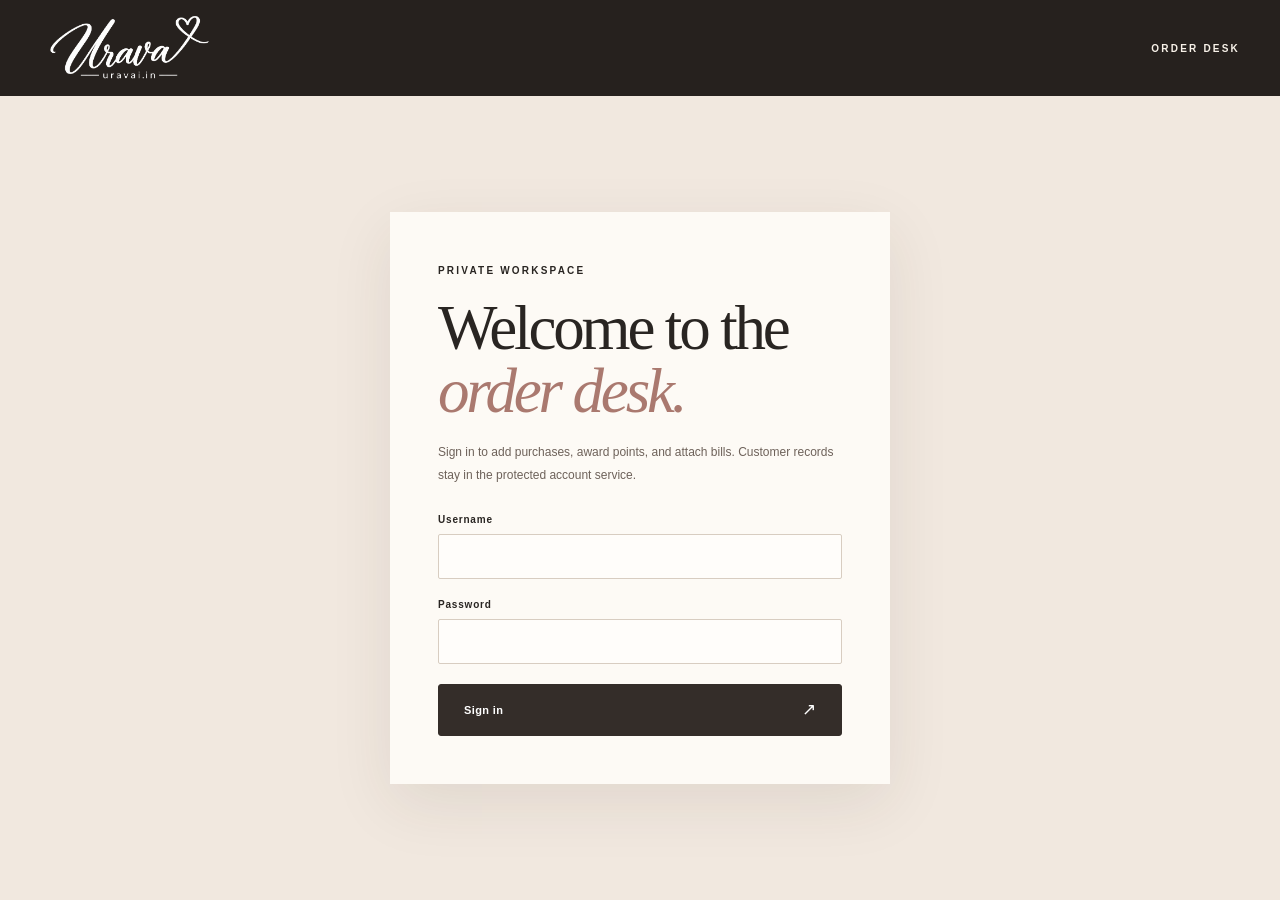
<file: uravaiadmin.html>
<!doctype html>
<html lang="en-IN">
<head>
  <meta charset="utf-8">
  <meta http-equiv="Content-Security-Policy" content="default-src 'none'; script-src 'self'; style-src 'self' https://fonts.googleapis.com; font-src https://fonts.gstatic.com; img-src 'self' data:; connect-src 'self' https://fonts.googleapis.com https://fonts.gstatic.com https://igofbgeyanaaoazldufk.supabase.co; base-uri 'none'; object-src 'none'; frame-src 'none'; worker-src 'none'; form-action 'none'">
  <meta name="referrer" content="no-referrer">
  <meta name="viewport" content="width=device-width, initial-scale=1">
  <meta name="robots" content="noindex, nofollow">
  <meta name="theme-color" content="#26211e">
  <title>URAVAI order desk</title>
  <link rel="icon" href="assets/favicon.svg" type="image/svg+xml">
  <link rel="preconnect" href="https://fonts.googleapis.com">
  <link rel="preconnect" href="https://fonts.gstatic.com" crossorigin>
  <link href="https://fonts.googleapis.com/css2?family=Cormorant+Garamond:wght@400;500&family=DM+Sans:wght@400;500;600;700&display=swap" rel="stylesheet">
  <link rel="stylesheet" href="assets/styles.css?v=20261101d">
  <link rel="stylesheet" href="assets/admin.css?v=20261101">
  <script src="assets/loyalty-config.js?v=20261101"></script>
  <script defer src="assets/admin.js?v=20261103"></script>
</head>
<body class="admin-body">
  <a class="skip-link" href="#main">Skip to content</a>
  <header class="admin-header"><div class="container admin-header-inner"><a class="brand" href="index.html" aria-label="URAVAI home"><img class="brand-logo-image" src="assets/urava-logo-transparent.png" alt=""></a><span>ORDER DESK</span></div></header>
      <main id="main">
    <section class="admin-login" id="admin-login" aria-labelledby="admin-login-title"><div class="admin-login-card"><span class="eyebrow">PRIVATE WORKSPACE</span><h1 id="admin-login-title">Welcome to the <em>order desk.</em></h1><p>Sign in to add purchases, award points, and attach bills. Customer records stay in the protected account service.</p><form id="admin-login-form"><div class="form-field"><label for="admin-username">Username</label><input id="admin-username" name="username" type="text" autocomplete="username" required></div><div class="form-field"><label for="admin-password">Password</label><input id="admin-password" name="password" type="password" autocomplete="current-password" required></div><button class="button button-dark admin-button" type="submit">Sign in <span aria-hidden="true">↗</span></button><p id="admin-login-status" class="admin-status" role="status" aria-live="polite"></p></form></div></section>

    <section class="admin-dashboard" id="admin-dashboard" hidden aria-labelledby="admin-title"><div class="container"><div class="admin-dashboard-head"><div><span class="eyebrow">URAVAI / CUSTOMER CARE</span><h1 id="admin-title">Every order, <em>remembered.</em></h1><p>Add a purchase and its PDF bill. The customer will see the order and points after verification.</p></div><button id="admin-signout" class="admin-signout" type="button">Sign out ↗</button></div><div class="admin-layout"><div class="admin-panel"><span class="eyebrow">NEW PURCHASE</span><h2>Add an order</h2><form id="admin-order-form"><div class="admin-form-grid"><div class="form-field"><label for="order-name">Customer name</label><input id="order-name" name="name" type="text" maxlength="80" required></div><div class="form-field"><label for="order-phone">Mobile number</label><input id="order-phone" name="phone" type="tel" inputmode="numeric" pattern="[6-9][0-9]{9}" minlength="10" maxlength="10" placeholder="10-digit number" required></div><div class="form-field"><label for="order-number">Order number</label><input id="order-number" name="orderNumber" type="text" maxlength="40" required></div><div class="form-field"><label for="order-date">Purchase date</label><input id="order-date" name="date" type="date" required></div><div class="form-field"><label for="order-product">Product</label><select id="order-product" name="product" required><option value="">Choose product</option><option>URAVAI Stories</option><option>URAVAI Prints</option><option>Memory Album</option><option>Other keepsake</option></select></div><div class="form-field"><label for="order-amount">Purchase amount (₹)</label><input id="order-amount" name="amount" type="number" min="0" step="0.01" placeholder="0.00" required></div><div class="form-field"><label for="order-points">Points earned</label><input id="order-points" name="points" type="number" min="0" step="1" value="0" readonly required><small id="points-rule-note">Calculated from the purchase amount.</small></div><div class="form-field"><label for="order-invoice">Bill PDF <span>(optional)</span></label><input id="order-invoice" name="invoice" type="file" accept="application/pdf,.pdf"><small>Upload the final bill before customers download it.</small></div></div><button class="button button-dark admin-button" type="submit">Save order <span aria-hidden="true">↗</span></button><p id="admin-order-status" class="admin-status" role="status" aria-live="polite"></p></form></div><aside class="admin-side"><div class="admin-tip"><span class="eyebrow">A SMALL REMINDER</span><h2>Care goes into every detail.</h2><p>Confirm the phone number and amount before saving. Share a new customer's private access code with them directly.</p></div><div class="admin-access-code" id="admin-access-code" hidden><span class="eyebrow">SHARE PRIVATELY</span><h3>Customer access code</h3><strong id="new-access-code"></strong><button type="button" id="copy-access-code">Copy code</button><p>This code is shown once. Send it to the customer through your usual order conversation.</p></div><div class="admin-reset"><span class="eyebrow">CUSTOMER ACCESS</span><h3>Reissue a private code</h3><form id="admin-reset-form"><div class="form-field"><label for="reset-phone">Customer mobile number</label><input id="reset-phone" name="phone" type="tel" inputmode="numeric" pattern="[6-9][0-9]{9}" minlength="10" maxlength="10" required></div><button class="button button-outline admin-button" type="submit">Create new code <span aria-hidden="true">↗</span></button><p id="admin-reset-status" class="admin-status" role="status" aria-live="polite"></p></form></div></aside></div><section class="admin-recent" aria-labelledby="admin-recent-title"><div class="admin-recent-head"><div><span class="eyebrow">ORDER LEDGER</span><h2 id="admin-recent-title">Recent purchases</h2></div><button type="button" id="admin-refresh">Refresh</button></div><div id="admin-recent-list" class="admin-recent-list"><p>Orders will appear here after the account service is connected.</p></div></section></div></section>
  </main>
</body>
</html>
</file>
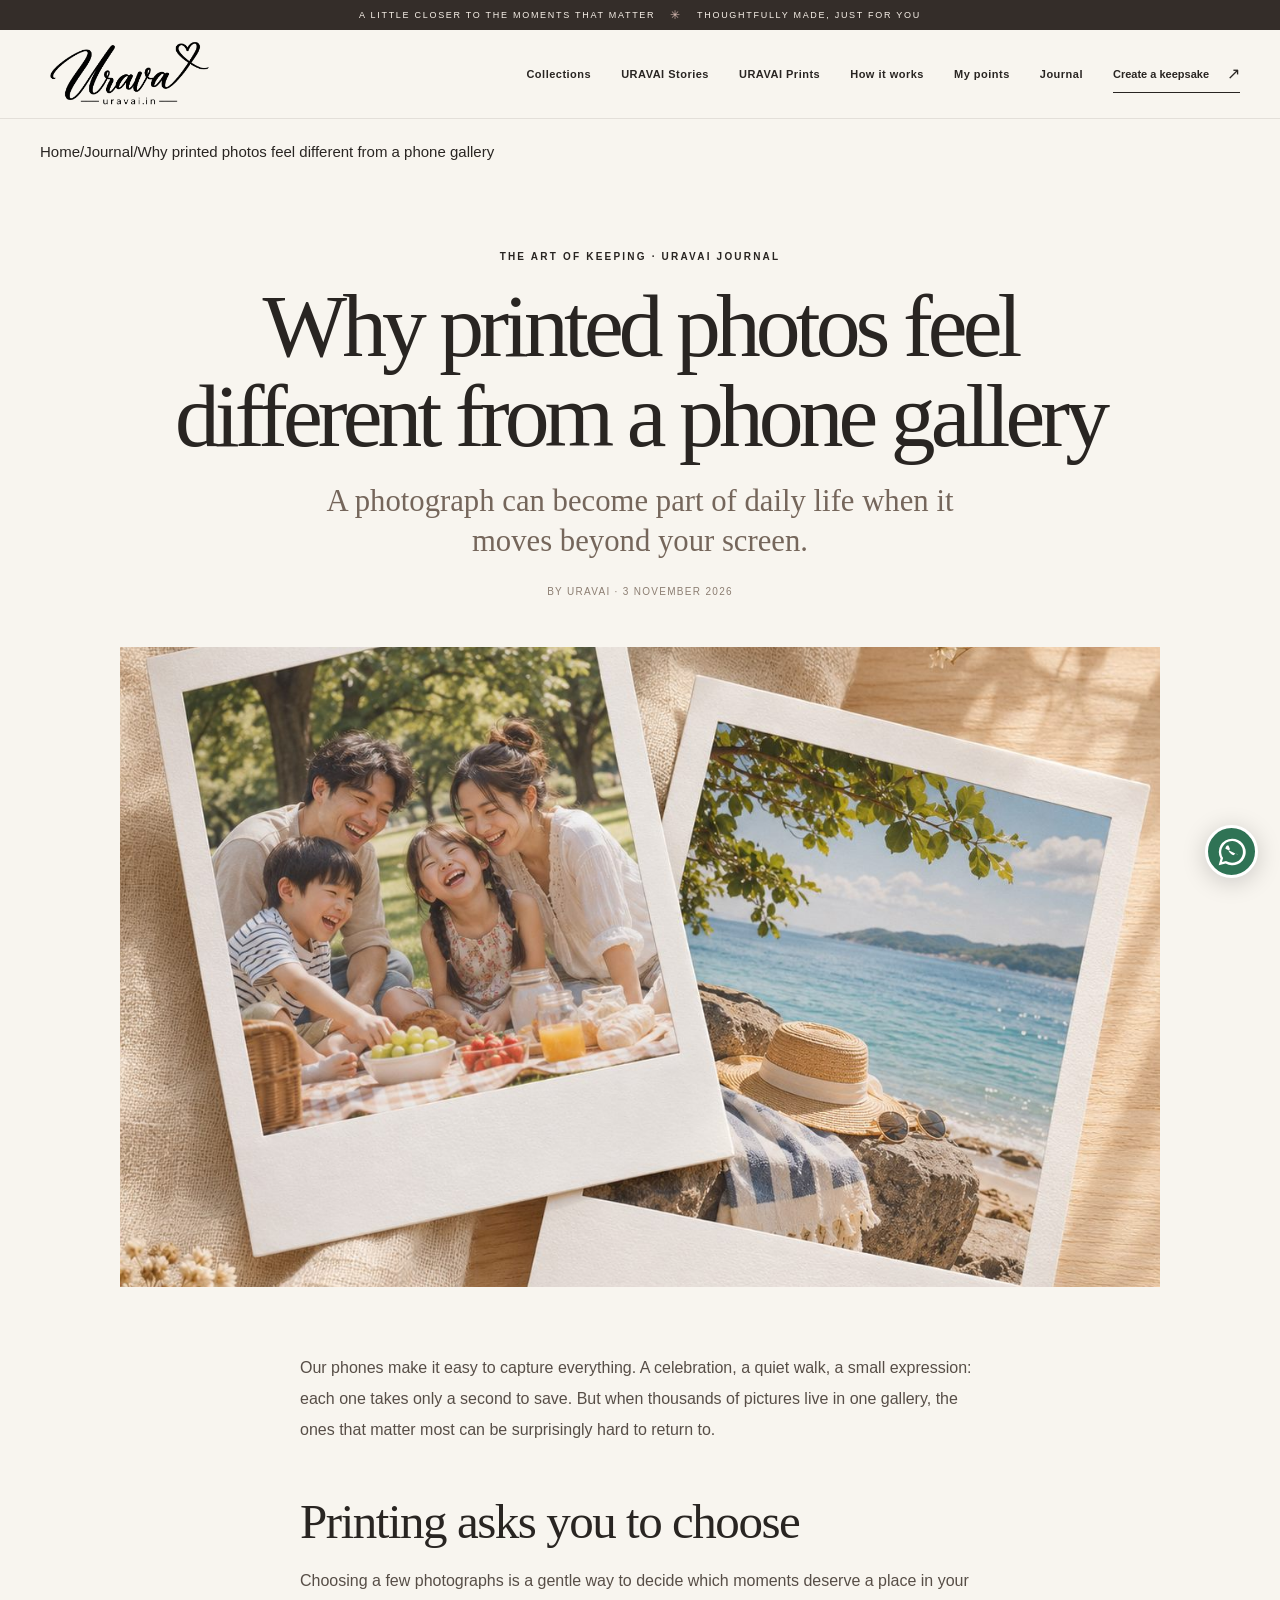
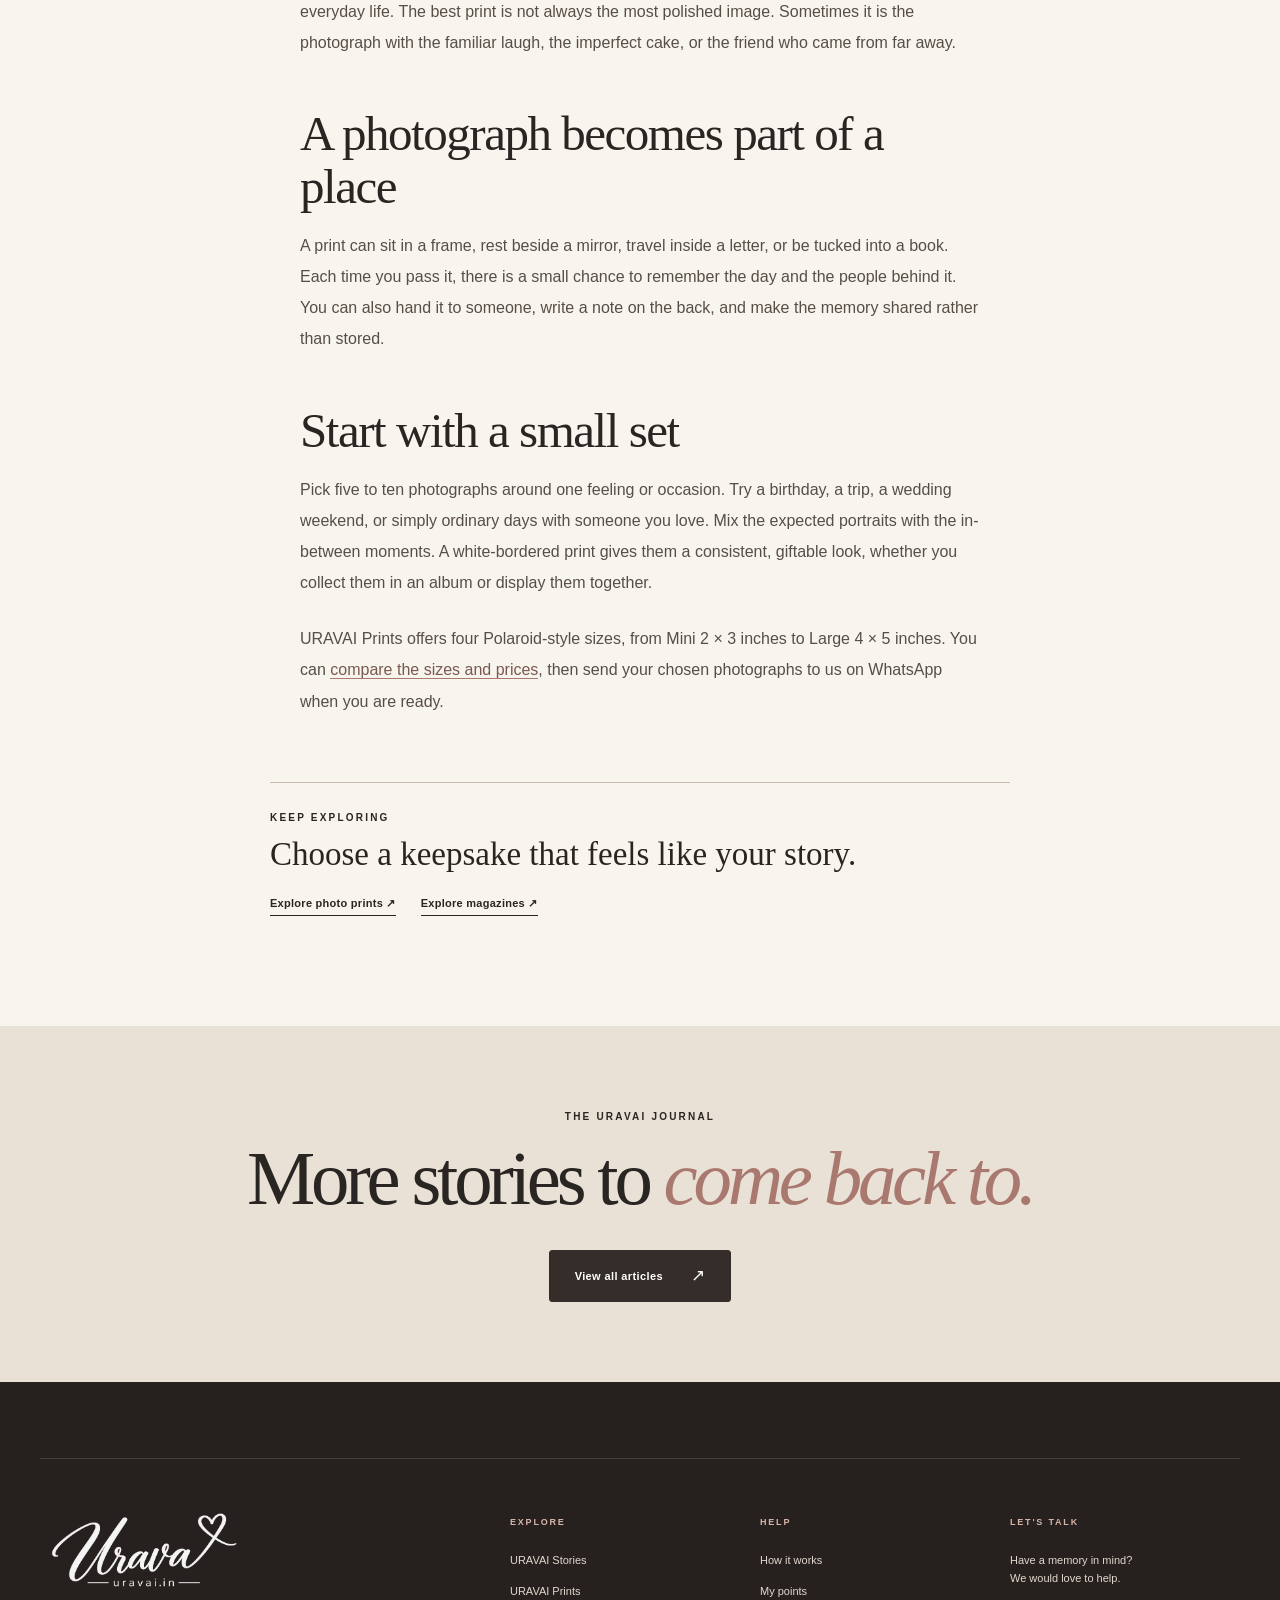
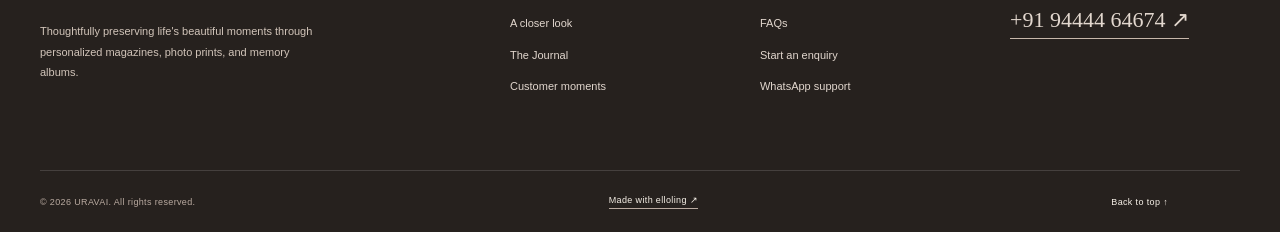
<file: why-print-photos.html>
<!doctype html>
<html lang="en-IN"><head>
  <meta charset="utf-8"><meta http-equiv="Content-Security-Policy" content="default-src 'none'; script-src 'self' 'sha256-OAttYKhehNP9GMX01BCHD9jYnWYJ13d0tMqB6AGk86I='; style-src 'self' https://fonts.googleapis.com; font-src https://fonts.gstatic.com; img-src 'self' data:; connect-src 'self' https://fonts.googleapis.com https://fonts.gstatic.com; base-uri 'none'; object-src 'none'; frame-src 'none'; worker-src 'none'; form-action 'none'"><meta name="referrer" content="no-referrer"><meta name="viewport" content="width=device-width, initial-scale=1"><meta name="theme-color" content="#f8f5ef">
  <title>Why printed photos feel different from a phone gallery | URAVAI Journal</title><meta name="description" content="Explore why printed photographs make meaningful keepsakes and how to choose the moments worth holding."><meta name="robots" content="index, follow, max-image-preview:large"><link rel="canonical" href="https://heyitsbright.github.io/uravai.in/why-print-photos.html"><link rel="sitemap" type="application/xml" href="sitemap.xml">
  <meta property="og:type" content="article"><meta property="og:site_name" content="URAVAI"><meta property="og:locale" content="en_IN"><meta property="og:url" content="https://heyitsbright.github.io/uravai.in/why-print-photos.html"><meta property="og:title" content="Why printed photos feel different from a phone gallery | URAVAI Journal"><meta property="og:description" content="Explore why printed photographs make meaningful keepsakes and how to choose the moments worth holding."><meta property="og:image" content="https://heyitsbright.github.io/uravai.in/assets/print-size-2-sample.jpg"><meta name="twitter:card" content="summary_large_image"><meta name="twitter:title" content="Why printed photos feel different from a phone gallery | URAVAI Journal"><meta name="twitter:description" content="Explore why printed photographs make meaningful keepsakes and how to choose the moments worth holding."><meta name="twitter:image" content="https://heyitsbright.github.io/uravai.in/assets/print-size-2-sample.jpg">
  <script type="application/ld+json">{"@context":"https://schema.org","@type":"BlogPosting","@id":"https://heyitsbright.github.io/uravai.in/why-print-photos.html#article","mainEntityOfPage":"https://heyitsbright.github.io/uravai.in/why-print-photos.html","headline":"Why printed photos feel different from a phone gallery","description":"Explore why printed photographs make meaningful keepsakes and how to choose the moments worth holding.","image":"https://heyitsbright.github.io/uravai.in/assets/print-size-2-sample.jpg","datePublished":"2026-11-03","dateModified":"2026-11-03","author":{"@type":"Organization","name":"URAVAI","url":"https://heyitsbright.github.io/uravai.in/"},"publisher":{"@id":"https://heyitsbright.github.io/uravai.in/#organization"},"inLanguage":"en-IN"}</script>
  <link rel="icon" href="assets/favicon.svg" type="image/svg+xml"><link rel="preconnect" href="https://fonts.googleapis.com"><link rel="preconnect" href="https://fonts.gstatic.com" crossorigin><link href="https://fonts.googleapis.com/css2?family=Allura&family=Cormorant+Garamond:ital,wght@0,400;0,500;0,600;1,400;1,500&family=DM+Sans:wght@400;500;600;700&display=swap" rel="stylesheet"><link rel="stylesheet" href="assets/styles.css?v=20261101d"><link rel="stylesheet" href="assets/shop.css?v=20261103b"><link rel="stylesheet" href="assets/journal.css?v=20261103"><script defer src="assets/site.js?v=20261103"></script>
</head><body class="journal-page"><a class="skip-link" href="#main">Skip to content</a><div class="announcement">A little closer to the moments that matter <span aria-hidden="true">✳</span> Thoughtfully made, just for you</div>
  <header class="site-header" id="top"><div class="header-inner container"><a class="brand" href="index.html" aria-label="URAVAI home"><img class="brand-logo-image" src="assets/urava-logo-transparent.png" alt="" loading="eager"><span class="brand-script">Uravai<span class="brand-heart" aria-hidden="true">♡</span></span><span class="brand-tagline">MOMENTS MADE TANGIBLE</span></a><nav class="desktop-nav" aria-label="Main navigation"><a href="index.html#collections">Collections</a><a href="stories.html">URAVAI Stories</a><a href="prints.html" >URAVAI Prints</a><a href="index.html#process">How it works</a><a href="account.html">My points</a><a href="journal.html" aria-current="page">Journal</a></nav><a class="header-contact" data-whatsapp="general" href="https://wa.me/919444464674">Create a keepsake <span aria-hidden="true">↗</span></a><button class="menu-toggle" type="button" aria-label="Open menu" aria-expanded="false" aria-controls="mobile-nav"><span></span><span></span></button></div><nav class="mobile-nav" id="mobile-nav" aria-label="Mobile navigation" hidden><a href="index.html#collections">Collections</a><a href="stories.html">URAVAI Stories</a><a href="prints.html">URAVAI Prints</a><a href="index.html#process">How it works</a><a href="account.html">My points</a><a href="journal.html" aria-current="page">Journal</a><a data-whatsapp="general" href="https://wa.me/919444464674">Enquire on WhatsApp</a></nav></header>
<main id="main"><div class="container breadcrumb"><a href="index.html">Home</a><span>/</span><a href="journal.html">Journal</a><span>/</span><span>Why printed photos feel different from a phone gallery</span></div><article class="article-shell"><header class="article-header container"><span class="eyebrow">THE ART OF KEEPING · URAVAI JOURNAL</span><h1>Why printed photos feel different from a phone gallery</h1><p>A photograph can become part of daily life when it moves beyond your screen.</p><div class="article-byline">By URAVAI · 3 November 2026</div></header><div class="article-image container"><img src="assets/print-size-2-sample.jpg" alt="A photograph can become part of daily life when it moves beyond your screen." fetchpriority="high"></div><div class="article-content container"><p>Our phones make it easy to capture everything. A celebration, a quiet walk, a small expression: each one takes only a second to save. But when thousands of pictures live in one gallery, the ones that matter most can be surprisingly hard to return to.</p>
<h2>Printing asks you to choose</h2><p>Choosing a few photographs is a gentle way to decide which moments deserve a place in your everyday life. The best print is not always the most polished image. Sometimes it is the photograph with the familiar laugh, the imperfect cake, or the friend who came from far away.</p>
<h2>A photograph becomes part of a place</h2><p>A print can sit in a frame, rest beside a mirror, travel inside a letter, or be tucked into a book. Each time you pass it, there is a small chance to remember the day and the people behind it. You can also hand it to someone, write a note on the back, and make the memory shared rather than stored.</p>
<h2>Start with a small set</h2><p>Pick five to ten photographs around one feeling or occasion. Try a birthday, a trip, a wedding weekend, or simply ordinary days with someone you love. Mix the expected portraits with the in-between moments. A white-bordered print gives them a consistent, giftable look, whether you collect them in an album or display them together.</p>
<p>URAVAI Prints offers four Polaroid-style sizes, from Mini 2 × 3 inches to Large 4 × 5 inches. You can <a href="prints.html">compare the sizes and prices</a>, then send your chosen photographs to us on WhatsApp when you are ready.</p><div class="article-next"><span class="eyebrow">KEEP EXPLORING</span><p>Choose a keepsake that feels like your story.</p><a class="text-link" href="prints.html">Explore photo prints ↗</a><a class="text-link" href="stories.html">Explore magazines ↗</a></div></div></article><section class="journal-cta"><div class="container"><span class="eyebrow">THE URAVAI JOURNAL</span><h2>More stories to <em>come back to.</em></h2><a class="button button-dark" href="journal.html">View all articles <span aria-hidden="true">↗</span></a></div></section></main>
  <footer class="site-footer" id="contact"><div class="container footer-top"><div class="footer-brand"><a class="brand" href="index.html" aria-label="URAVAI home"><img class="brand-logo-image" src="assets/urava-logo-transparent.png" alt="" loading="eager"><span class="brand-script">Uravai<span class="brand-heart" aria-hidden="true">♡</span></span><span class="brand-tagline">MOMENTS MADE TANGIBLE</span></a><p>Thoughtfully preserving life's beautiful moments through personalized magazines, photo prints, and memory albums.</p></div><div class="footer-col"><h3>Explore</h3><a href="stories.html">URAVAI Stories</a><a href="prints.html">URAVAI Prints</a><a href="index.html#journal">A closer look</a><a href="journal.html">The Journal</a><a href="index.html#memories">Customer moments</a></div><div class="footer-col"><h3>Help</h3><a href="index.html#process">How it works</a><a href="account.html">My points</a><a href="index.html#faq">FAQs</a><a href="index.html#create">Start an enquiry</a><a data-whatsapp="general" href="https://wa.me/919444464674">WhatsApp support</a></div><div class="footer-col footer-contact"><h3>Let's talk</h3><p>Have a memory in mind?<br>We would love to help.</p><a class="footer-whatsapp" href="https://wa.me/919444464674" target="_blank" rel="noopener noreferrer">+91 94444 64674 ↗</a></div></div><div class="container footer-bottom"><span>© 2026 URAVAI. All rights reserved.</span><a class="maker-credit" href="https://elloling-india.github.io/Website/" target="_blank" rel="noopener noreferrer">Made with elloling ↗</a><a href="#top">Back to top ↑</a></div></footer>
  <a class="whatsapp-float" data-whatsapp="general" href="https://wa.me/919444464674" target="_blank" rel="noopener noreferrer" aria-label="Chat with URAVAI on WhatsApp"><svg viewBox="0 0 32 32" aria-hidden="true"><path fill="currentColor" d="M16 .8A15.1 15.1 0 0 0 2.9 23.4L.8 31.2l8-2.1A15.2 15.2 0 1 0 16 .8Zm0 27.5a12.3 12.3 0 0 1-6.3-1.7l-.5-.3-4.7 1.2 1.3-4.6-.3-.5A12.4 12.4 0 1 1 16 28.3Zm6.8-9.3c-.4-.2-2.2-1.1-2.6-1.2-.3-.1-.6-.2-.8.2-.3.4-1 1.2-1.2 1.4-.2.3-.4.3-.8.1-.4-.2-1.6-.6-3-1.9-1.1-1-1.9-2.2-2.1-2.6-.2-.4 0-.6.2-.8l.6-.7c.2-.2.3-.4.4-.6.1-.2.1-.5 0-.7l-1.2-2.9c-.3-.7-.6-.6-.8-.6h-.7c-.3 0-.7.1-1 .5s-1.3 1.3-1.3 3.1 1.4 3.5c.2.5 2.7 4.2 6.6 5.9.9.4 1.6.6 2.2.7.9.1 1.7.1 2.4-.2.7-.3 2.2-1 2.5-2 .3-1 .3-1.8.2-2-.1-.2-.3-.3-.7-.5Z"/></svg></a>
</body></html>
</file>
<file: assets/styles.css>
:root{--ivory:#f8f5ef;--paper:#fdfaf5;--beige:#ede5da;--rose:#c7a6a0;--ink:#292522;--muted:#70675f;--line:#d9cec2;--dark:#342d29;--serif:'Cormorant Garamond',Georgia,serif;--sans:'DM Sans',Arial,sans-serif;--script:'Allura',cursive}
*{box-sizing:border-box}html{scroll-behavior:smooth;scroll-padding-top:84px}body{margin:0;background:var(--ivory);color:var(--ink);font-family:var(--sans);font-size:15px;-webkit-font-smoothing:antialiased}img{display:block;max-width:100%}a{color:inherit;text-decoration:none}button,input,select,textarea{font:inherit}button{cursor:pointer}.container{width:min(100% - 80px,1340px);margin:auto}.section{padding:118px 0}.skip-link{position:absolute;left:12px;top:-60px;z-index:100;background:var(--dark);color:#fff;padding:12px 18px}.skip-link:focus{top:12px}.announcement{height:30px;display:flex;align-items:center;justify-content:center;gap:15px;background:var(--dark);color:#f8f1e9;font-size:9px;letter-spacing:.19em;text-transform:uppercase}.announcement span{font-size:12px;color:#d4b8b0}.site-header{position:sticky;top:0;z-index:50;background:rgba(248,245,239,.97);border-bottom:1px solid rgba(60,48,38,.11);backdrop-filter:blur(18px)}.header-inner{height:88px;display:flex;align-items:center;justify-content:space-between;gap:30px}.brand{display:inline-flex;flex-direction:column;align-items:center;width:max-content;min-width:120px;line-height:1}.brand-script{position:relative;font-family:var(--script);font-size:46px;line-height:.78;letter-spacing:-.02em;white-space:nowrap}.brand-heart{position:absolute;font-family:var(--serif);font-size:24px;top:-7px;right:-17px;transform:rotate(13deg)}.brand-tagline{font-size:6.5px;font-weight:700;letter-spacing:.3em;margin-top:8px;white-space:nowrap}.desktop-nav{display:flex;align-items:center;gap:30px;margin-left:auto}.desktop-nav a{font-size:11px;font-weight:600;letter-spacing:.045em;transition:color .25s}.desktop-nav a:hover,.footer-col a:hover{color:#9c6b63}.header-contact{display:inline-flex;align-items:center;gap:18px;border-bottom:1px solid var(--ink);padding:9px 0;font-size:11px;font-weight:700;white-space:nowrap}.header-contact span,.text-link span{font-size:16px;font-weight:400}.menu-toggle,.mobile-nav{display:none}
.hero{display:grid;grid-template-columns:50% 50%;min-height:700px;align-items:center;padding-top:50px;padding-bottom:70px}.hero-copy{position:relative;padding:20px 9% 20px 2%}.eyebrow,.mini-label{font-size:10px;font-weight:700;letter-spacing:.22em;line-height:1.7}.tiny-star{color:#a37470;margin-right:10px;font-size:14px}.hero h1,.section h2,.reviews-section h2{font-family:var(--serif);font-weight:400;letter-spacing:-.055em;line-height:.99}.hero h1{font-size:clamp(72px,7.2vw,116px);margin:36px 0 32px;max-width:650px}.hero h1 em,.section h2 em,.reviews-section h2 em{font-weight:400;color:#a97970}.hero-rule{width:50px;height:1px;background:#a97970;margin:0 0 26px}.hero-copy>p{font-size:16px;line-height:1.95;color:#5e5650;max-width:465px;margin:0 0 35px}.hero-actions,.inline-actions{display:flex;align-items:center;gap:30px;flex-wrap:wrap}.button{min-height:52px;padding:0 25px;display:inline-flex;align-items:center;justify-content:center;gap:28px;border:1px solid var(--dark);border-radius:3px;font-size:11px;font-weight:700;letter-spacing:.035em;transition:background .25s,color .25s,transform .25s}.button:hover{transform:translateY(-2px)}.button-dark{background:var(--dark);color:#fff}.button-dark:hover{background:#56463f}.button-outline{background:transparent;color:var(--dark)}.button-outline:hover{background:var(--dark);color:#fff}.button span{font-size:17px;font-weight:400}.text-link{display:inline-flex;align-items:center;gap:12px;border-bottom:1px solid currentColor;padding-bottom:5px;font-size:11px;font-weight:700;letter-spacing:.025em;transition:color .25s}.text-link:hover{color:#a97970}.hero-note{display:flex;align-items:center;gap:16px;margin-top:74px;font-size:9px;font-weight:700;letter-spacing:.22em;color:#81776f}.note-line{display:block;width:32px;height:1px;background:#81776f}.hero-visual{position:relative;height:650px;padding:0 32px 30px 30px}.hero-image-wrap{width:100%;height:100%;overflow:hidden;background:#e5d9ca}.hero-image-wrap img{width:100%;height:100%;object-fit:cover;object-position:center}.image-badge{position:absolute;left:0;bottom:0;width:140px;height:140px;display:flex;flex-direction:column;align-items:center;justify-content:center;gap:8px;background:#e9ded1;border:8px solid var(--ivory);border-radius:50%;transform:rotate(-15deg);text-align:center}.image-badge span{font-family:var(--serif);font-style:italic;font-size:20px;line-height:1}.image-badge b{font-size:20px;font-weight:400;color:#a97970}.image-caption{position:absolute;right:-6px;top:39%;writing-mode:vertical-rl;font-size:8px;font-weight:700;letter-spacing:.26em}.marquee{overflow:hidden;background:#e9dfd2;border-top:1px solid #dfd1c4;border-bottom:1px solid #dfd1c4;height:48px;display:flex;align-items:center}.marquee-inner{white-space:nowrap;font-size:10px;font-weight:700;letter-spacing:.24em;color:#67574d;animation:marquee 32s linear infinite}.marquee-inner span{margin:0 55px;color:#aa8178;font-size:16px;vertical-align:middle}@keyframes marquee{to{transform:translateX(-50%)}}
.section-heading{max-width:710px}.section-heading.centered{text-align:center;margin:0 auto 48px}.section h2,.reviews-section h2{font-size:clamp(50px,5.2vw,80px);margin:17px 0 18px}.section-heading p,.process-head>p{font-size:15px;line-height:1.9;color:var(--muted);max-width:570px}.section-heading.centered p{margin:0 auto}.collections-section{background:var(--paper)}.collection-grid{display:grid;grid-template-columns:1fr 1fr;gap:30px}.collection-image{display:block;position:relative;height:560px;overflow:hidden;background:var(--beige)}.collection-image img{width:100%;height:100%;object-fit:cover;transition:transform .6s}.collection-image:hover img{transform:scale(1.035)}.collection-card:first-child .collection-image img{object-position:center 42%}.image-number{position:absolute;left:20px;top:20px;padding:9px 12px;background:rgba(253,250,245,.92);font-size:9px;font-weight:700;letter-spacing:.18em}.collection-meta{display:flex;justify-content:space-between;align-items:end;gap:20px;padding:24px 2px 0}.mini-label{font-size:8px;color:#988078}.collection-meta h3{font-family:var(--serif);font-size:40px;font-weight:500;letter-spacing:-.03em;line-height:1;margin:8px 0}.collection-meta p{margin:0;color:var(--muted);font-size:13px}.circle-arrow{flex:none;display:grid;place-items:center;width:44px;height:44px;border:1px solid #afa095;border-radius:50%;font-size:23px;transition:background .25s,color .25s}.circle-arrow:hover{background:var(--dark);color:#fff}
.story-band{background:#e9e1d6}.story-layout,.prints-layout{display:grid;grid-template-columns:1.1fr .9fr;gap:8%;align-items:center}.story-visual{position:relative}.story-visual img{width:100%;height:600px;object-fit:cover;background:#fff}.photo-caption{position:absolute;bottom:22px;left:26px;padding:10px 14px;background:rgba(248,245,239,.9);font-size:8px;font-weight:700;letter-spacing:.19em}.story-copy{padding-right:3%}.story-copy h2,.prints-copy h2{margin:21px 0 24px}.lead{font-family:var(--serif);font-size:27px!important;line-height:1.25!important;color:var(--ink)!important;margin:0 0 22px!important}.story-copy>p:not(.lead),.prints-copy>p:not(.lead){font-size:14px;line-height:1.85;color:#655b54}.product-list{display:grid;grid-template-columns:1fr 1fr;margin:28px 0 23px;border-top:1px solid #bfb0a4}.product-list span{padding:15px 12px 15px 0;border-bottom:1px solid #bfb0a4;font-size:11px;font-weight:600}.product-list span:nth-child(even){padding-left:16px}.soft-note{font-size:11px!important;color:#786d65!important}.inline-actions{margin-top:29px}.prints-section{background:var(--paper)}.prints-layout{grid-template-columns:.9fr 1.1fr}.prints-copy{padding-left:5%}.prints-visual{position:relative}.prints-visual img{width:100%;height:620px;object-fit:cover}.visual-stamp{position:absolute;bottom:-28px;right:-18px;width:140px;height:140px;display:flex;flex-direction:column;align-items:center;justify-content:center;background:#d2b5ae;border:8px solid var(--paper);border-radius:50%;transform:rotate(15deg);font-size:11px;line-height:1.5;font-weight:700;letter-spacing:.11em;text-align:center}.visual-stamp b{font-family:var(--serif);font-size:23px;font-weight:400;line-height:1}
.editorial-section{background:var(--ivory)}.editorial-grid{display:grid;grid-template-columns:1.03fr 1.32fr;grid-template-rows:280px 280px;gap:18px}.editorial-tile{position:relative;overflow:hidden;margin:0;background:var(--beige)}.editorial-tile.tall{grid-row:span 2}.editorial-tile img{width:100%;height:100%;object-fit:cover;transition:transform .5s}.editorial-tile:hover img{transform:scale(1.03)}.editorial-tile.tall img{object-position:center}.editorial-tile.wide img{object-position:center 45%}.editorial-tile figcaption{position:absolute;bottom:16px;left:16px;background:rgba(253,250,245,.94);padding:9px 13px;font-size:9px;font-weight:700;letter-spacing:.11em}
.process-section{background:var(--dark);color:#f9f4ec}.process-head{display:flex;justify-content:space-between;align-items:end;gap:30px;margin-bottom:50px}.process-head h2{max-width:710px}.process-head>p{max-width:270px;color:#d6c8bd;margin:0 0 11px}.steps{display:grid;grid-template-columns:repeat(4,1fr);border-top:1px solid #796a61;border-bottom:1px solid #796a61}.step{min-height:255px;padding:25px 26px 28px;border-right:1px solid #796a61}.step:first-child{padding-left:0}.step:last-child{border-right:0}.step-number{font-size:10px;letter-spacing:.17em;color:#d0aaa0}.step-icon{font-family:var(--serif);font-size:39px;color:#d1b2a9;margin:17px 0 12px;font-weight:400;line-height:1}.step h3{font-family:var(--serif);font-size:25px;line-height:1.1;font-weight:500;margin:0 0 12px}.step p{font-size:11px;line-height:1.7;color:#d6c8bd;margin:0}.process-note{font-size:10px;color:#cdbdb2;margin:25px 0 0;line-height:1.7}.process-section h2 em{color:#d6aaa2}
.values-section{background:#eee6dc}.values-layout{display:grid;grid-template-columns:1fr 1fr;gap:8%;align-items:start}.values-intro h2{font-size:clamp(49px,4.8vw,73px)}.values-intro p{color:var(--muted);line-height:1.8}.values-grid{display:grid;grid-template-columns:1fr 1fr;gap:38px 32px}.value{border-top:1px solid #b8a99e;padding-top:17px}.value>span{font-size:10px;color:#a07f75;letter-spacing:.16em;font-weight:700}.value h3{font-family:var(--serif);font-size:26px;font-weight:500;line-height:1.1;margin:24px 0 10px}.value p{color:#70645d;font-size:11px;line-height:1.75;margin:0}
.memories-section{background:var(--paper)}.memories-layout{display:grid;grid-template-columns:1fr 1fr;align-items:center;gap:8%}.memories-photo{height:500px;overflow:hidden}.memories-photo img{width:100%;height:100%;object-fit:cover}.memories-copy{max-width:500px}.memories-copy p{font-size:14px;line-height:1.85;color:var(--muted)}.memories-copy .button{margin-top:22px}.reviews-section{background:#e8d9d0;text-align:center;padding:84px 0}.reviews-inner{max-width:750px}.reviews-section h2{margin:16px 0}.reviews-section p{line-height:1.8;color:#665951;max-width:580px;margin:0 auto 26px;font-size:14px}
.faq-section{background:var(--ivory)}.faq-layout{display:grid;grid-template-columns:.75fr 1.25fr;gap:9%}.faq-intro h2{margin-bottom:20px}.faq-intro p{font-size:14px;line-height:1.8;color:var(--muted);margin-bottom:28px}.faq-list{border-top:1px solid #cbbeb1}.faq-list details{border-bottom:1px solid #cbbeb1}.faq-list summary{list-style:none;display:flex;align-items:center;justify-content:space-between;gap:15px;padding:19px 0;cursor:pointer;font-family:var(--serif);font-size:25px;font-weight:500}.faq-list summary::-webkit-details-marker{display:none}.faq-list summary span{font-family:var(--sans);font-size:18px;font-weight:400;color:#a77e73;transition:transform .2s}.faq-list details[open] summary span{transform:rotate(45deg)}.faq-list details p{color:#665e57;font-size:12px;line-height:1.8;max-width:580px;margin:0 0 21px}
.create-section{background:#e9e1d6}.create-layout{display:grid;grid-template-columns:.9fr 1.1fr;gap:10%;align-items:start}.create-intro h2{font-size:clamp(60px,6vw,90px)}.create-intro>p{font-size:15px;line-height:1.9;color:#665e57;max-width:430px}.contact-line{display:flex;flex-direction:column;gap:8px;margin-top:48px;font-size:11px;color:#81746a}.contact-line a{font-family:var(--serif);font-size:28px;color:var(--ink);width:max-content;border-bottom:1px solid var(--ink)}.enquiry-form{background:var(--paper);padding:37px 42px;box-shadow:0 12px 40px rgba(75,55,40,.055)}.form-field{display:flex;flex-direction:column;margin-bottom:22px}.form-field label{font-size:10px;font-weight:700;letter-spacing:.09em;margin-bottom:9px}.form-field label span{color:#94877e;font-weight:400;letter-spacing:0}.form-field input,.form-field select,.form-field textarea{width:100%;border:1px solid #d8cdc1;border-radius:2px;background:#fffdfa;color:var(--ink);padding:13px 14px;outline:none;transition:border-color .2s;font-size:12px}.form-field input:focus,.form-field select:focus,.form-field textarea:focus{border-color:#9d7167}.form-field select:disabled{opacity:.65}.form-field textarea{resize:vertical}.form-field input::placeholder,.form-field textarea::placeholder{color:#9e948b}.form-submit{width:100%;margin-top:4px}.form-note{font-size:10px;line-height:1.6;color:#877c73;margin:13px 0 0}
.site-footer{background:#292522;color:#f7f1e8;padding:76px 0 0}.footer-top{display:grid;grid-template-columns:2.1fr 1fr 1fr 1.15fr;gap:50px;padding-bottom:74px}.footer-brand .brand{align-items:flex-start}.footer-brand .brand-script{font-size:59px}.footer-brand .brand-tagline{margin-left:7px;color:#dbcac0}.footer-brand p{max-width:290px;font-size:11px;line-height:1.9;color:#c5b8ae;margin:32px 0 0}.footer-col{display:flex;flex-direction:column;align-items:flex-start;gap:13px}.footer-col h3{font-size:9px;letter-spacing:.2em;text-transform:uppercase;color:#cda99e;margin:6px 0 11px}.footer-col a,.footer-col p{font-size:11px;color:#e2d7ce;line-height:1.7;margin:0;transition:color .2s}.footer-col .footer-whatsapp{font-family:var(--serif);font-size:22px;border-bottom:1px solid #c7b7aa}.footer-bottom{border-top:1px solid #665a52;min-height:62px;display:flex;justify-content:space-between;align-items:center;gap:20px;color:#b9aaa0;font-size:9px;letter-spacing:.04em}.footer-bottom a{color:#f7f1e8}.whatsapp-float{position:fixed;right:22px;bottom:22px;z-index:60;width:53px;height:53px;display:grid;place-items:center;background:#2f7355;color:#fff;border:3px solid #fff;border-radius:50%;box-shadow:0 4px 25px rgba(0,0,0,.18);transition:transform .25s}.whatsapp-float:hover{transform:translateY(-4px)}.whatsapp-float svg{width:28px;height:28px}.mobile-sticky{display:none}
.reveal{opacity:1;transform:none}.js .reveal{opacity:0;transform:translateY(20px);transition:opacity .65s ease,transform .65s ease}.js .reveal.is-visible{opacity:1;transform:none}
@media(max-width:1200px){.desktop-nav{gap:17px}.desktop-nav a{font-size:10px}.header-contact{font-size:10px}.hero{min-height:640px}.hero h1{font-size:clamp(66px,6.6vw,90px)}.hero-visual{height:575px}.collection-image{height:480px}.story-visual img,.prints-visual img{height:540px}}
@media(max-width:950px){.container{width:min(100% - 48px,1340px)}.desktop-nav,.header-contact{display:none}.menu-toggle{display:flex;flex-direction:column;gap:6px;align-items:center;justify-content:center;width:38px;height:38px;border:0;background:transparent}.menu-toggle span{width:24px;height:1px;background:var(--ink)}.mobile-nav{display:flex;flex-direction:column;gap:0;padding:0 24px 18px;background:var(--ivory);border-top:1px solid var(--line)}.mobile-nav[hidden]{display:none}.mobile-nav a{padding:13px 2px;border-bottom:1px solid var(--line);font-size:12px}.hero{min-height:0;padding-top:40px}.hero-copy{padding:0 3% 0 0}.hero h1{font-size:clamp(58px,7.7vw,78px)}.hero-visual{height:520px}.image-badge{width:118px;height:118px}.section{padding:88px 0}.story-layout,.prints-layout{gap:5%}.story-visual img,.prints-visual img{height:490px}.section h2{font-size:clamp(50px,6vw,70px)}.product-list{grid-template-columns:1fr}.product-list span:nth-child(even){padding-left:0}.product-list span{padding:10px 0}.footer-top{grid-template-columns:1.5fr 1fr 1fr;gap:35px}.footer-contact{grid-column:2 / 4}}
@media(max-width:700px){html{scroll-padding-top:70px}.container{width:min(100% - 36px,600px)}.announcement{font-size:7px;letter-spacing:.1em;gap:7px;text-align:center;padding:0 8px}.header-inner{height:69px}.brand-script{font-size:39px}.brand-tagline{font-size:5.7px}.hero{display:flex;flex-direction:column;padding-top:45px;padding-bottom:47px;gap:34px}.hero-copy{padding:0}.hero h1{font-size:clamp(64px,12vw,86px);margin:20px 0 20px}.hero-copy>p{font-size:14px;line-height:1.8}.hero-actions{gap:22px}.hero-note{margin-top:36px}.hero-visual{height:auto;width:100%;padding:0 16px 16px}.hero-image-wrap{height:520px}.image-badge{left:-7px;bottom:0;width:112px;height:112px;border-width:6px}.image-badge span{font-size:17px}.image-caption{right:-4px}.marquee{height:42px}.marquee-inner{font-size:8px}.marquee-inner span{margin:0 25px}.section{padding:74px 0}.section-heading.centered{text-align:left;margin-bottom:33px}.section-heading.centered p{margin-left:0}.section h2,.reviews-section h2{font-size:clamp(52px,10vw,70px)}.section-heading p{font-size:13px}.collection-grid{grid-template-columns:1fr;gap:47px}.collection-image{height:470px}.collection-meta h3{font-size:35px}.story-layout,.prints-layout,.values-layout,.memories-layout,.faq-layout,.create-layout{grid-template-columns:1fr;gap:36px}.story-visual img{height:420px}.story-copy,.prints-copy{padding:0}.story-layout .story-visual{order:2}.story-layout .story-copy{order:1}.story-copy h2,.prints-copy h2{font-size:58px}.lead{font-size:24px!important}.product-list{grid-template-columns:1fr 1fr}.product-list span:nth-child(even){padding-left:10px}.story-visual img,.prints-visual img{height:450px}.prints-visual{margin-top:5px}.visual-stamp{width:110px;height:110px;right:-9px;font-size:9px}.editorial-grid{grid-template-columns:1fr 1fr;grid-template-rows:250px 220px;gap:10px}.editorial-tile.tall{grid-row:span 2}.editorial-tile figcaption{font-size:7px;left:8px;bottom:8px;padding:7px}.process-head{display:block;margin-bottom:33px}.process-head h2{font-size:55px}.process-head>p{max-width:400px;font-size:13px}.steps{grid-template-columns:1fr 1fr}.step{min-height:218px;padding:18px 15px;border-bottom:1px solid #796a61}.step:nth-child(2){border-right:0}.step:nth-child(3),.step:nth-child(4){border-bottom:0}.step:first-child{padding-left:15px}.step h3{font-size:23px}.values-grid{gap:25px}.memories-photo{height:380px}.reviews-section{padding:65px 0}.reviews-section p{font-size:13px}.faq-layout{gap:23px}.faq-intro h2{margin-bottom:10px}.faq-list summary{font-size:22px}.create-layout{gap:30px}.create-intro h2{font-size:70px}.contact-line{margin-top:26px}.enquiry-form{padding:27px 22px}.footer-top{grid-template-columns:1fr 1fr;gap:40px 18px;padding-bottom:48px}.footer-brand{grid-column:1 / 3}.footer-contact{grid-column:2 / 3}.footer-bottom{flex-wrap:wrap;justify-content:space-between;padding:19px 0 82px}.footer-bottom span:nth-child(2){display:none}.whatsapp-float{right:17px;bottom:76px;width:48px;height:48px}.whatsapp-float svg{width:25px;height:25px}.mobile-sticky{position:fixed;z-index:58;bottom:0;left:0;right:0;height:62px;display:flex;align-items:center;justify-content:space-between;padding:0 23px;background:var(--dark);color:#fff;font-size:12px;font-weight:700;box-shadow:0 -8px 30px rgba(0,0,0,.12)}.mobile-sticky span{font-size:19px;font-weight:400}}
@media(max-width:430px){.hero h1{font-size:62px}.hero-image-wrap{height:420px}.collection-image{height:360px}.story-visual img,.prints-visual img{height:350px}.editorial-grid{grid-template-rows:190px 170px}.step{min-height:230px}.step h3{font-size:21px}.step p{font-size:10px}.value h3{font-size:24px}.footer-col .footer-whatsapp{font-size:18px}}
@media(prefers-reduced-motion:reduce){html{scroll-behavior:auto}.marquee-inner{animation:none}.js .reveal{opacity:1;transform:none;transition:none}.collection-image img,.editorial-tile img,.button,.whatsapp-float{transition:none}}
.logo-feature{background:#f3e7d9;padding:54px 0}.logo-feature-inner{display:grid;grid-template-columns:280px 1fr;align-items:center;gap:8%;max-width:970px}.logo-art{width:100%;aspect-ratio:1;overflow:hidden;box-shadow:0 15px 35px rgba(88,58,34,.08)}.logo-art img{width:100%;height:100%;object-fit:cover}.logo-feature-copy h2{font-family:var(--serif);font-size:clamp(48px,5vw,72px);font-weight:400;letter-spacing:-.05em;line-height:1;margin:14px 0}.logo-feature-copy h2 em{font-weight:400;color:#b08062}.logo-feature-copy p{max-width:420px;color:#6b5b50;line-height:1.9;font-size:14px}.maker-credit{white-space:nowrap;border-bottom:1px solid #b9aaa0;padding-bottom:3px;color:#f7f1e8!important}
@media(max-width:700px){.logo-feature{padding:42px 0}.logo-feature-inner{grid-template-columns:120px 1fr;gap:20px}.logo-feature-copy h2{font-size:37px}.logo-feature-copy .eyebrow{font-size:7px}.logo-feature-copy p{font-size:10px;line-height:1.6}.footer-bottom .maker-credit{order:3;width:100%;text-align:center;border-bottom:0;margin:3px 0 -8px}.footer-bottom{padding-bottom:83px}}
@media(max-width:430px){.logo-feature-inner{grid-template-columns:95px 1fr;gap:14px}.logo-feature-copy h2{font-size:32px}}
.brand-logo-image{display:block;width:176px;height:70px;object-fit:cover;object-position:center 53%}.brand-logo-image+.brand-script,.brand-logo-image~.brand-tagline{display:none}.site-footer .brand-logo-image{width:205px;height:82px;background:transparent;border-radius:0;filter:brightness(0) invert(1);opacity:.96}.site-footer .footer-brand p{margin-top:25px}.logo-art{aspect-ratio:1.6;box-shadow:none}.logo-art img{object-fit:cover;object-position:center 53%}
@media(max-width:700px){.brand-logo-image{width:148px;height:60px}.site-footer .brand-logo-image{width:190px;height:76px}}

.site-footer{background:#26211e}.footer-top{border-top:1px solid rgba(255,255,255,.14);padding-top:52px}.footer-brand p{color:#d2c5ba}.footer-col h3{color:#d5b5aa}.footer-col a:hover{color:#fff}.footer-bottom{border-top-color:rgba(255,255,255,.14)}
.footer-bottom a[href='#top']{margin-right:72px}
.rewards-section{background:#f3e8dc}.rewards-layout{display:grid;grid-template-columns:1fr .9fr;align-items:center;gap:8%}.rewards-copy h2{max-width:690px;font-size:clamp(60px,6vw,90px);margin:20px 0 26px}.rewards-copy>p:not(.rewards-note){max-width:490px;color:#695d55;font-size:14px;line-height:1.9;margin-bottom:32px}.rewards-note{font-size:10px;color:#8a7b70;line-height:1.7;margin:18px 0 0}.rewards-art{min-height:390px;background:#d9bcb1;display:flex;flex-direction:column;justify-content:space-between;padding:32px 36px;box-shadow:20px 20px 0 rgba(255,255,255,.42)}.rewards-art-top,.rewards-art-bottom{font-size:9px;font-weight:700;letter-spacing:.2em}.rewards-art-center{display:flex;align-items:center;gap:28px}.rewards-art-mark{font-family:var(--serif);font-size:100px;line-height:1;color:#f9f4ed}.rewards-art-center strong{font-family:var(--serif);font-size:clamp(39px,4vw,60px);font-weight:400;letter-spacing:-.05em;line-height:1}.rewards-art-center em{font-weight:400;color:#fff8f1}.rewards-art-bottom{display:flex;justify-content:space-between;border-top:1px solid rgba(53,39,33,.25);padding-top:20px}
@media(max-width:850px){.rewards-layout{grid-template-columns:1fr;gap:45px}.rewards-art{min-height:300px}.rewards-art-center{justify-content:center}}
@media(max-width:700px){.rewards-copy h2{font-size:clamp(56px,14vw,78px)}.rewards-art{min-height:270px;padding:24px}.rewards-art-mark{font-size:70px}.rewards-art-center strong{font-size:42px}.rewards-art-bottom{font-size:7px}}
</file>
<file: assets/shop.css>
/* Product discovery and journal additions share URAVAI's existing type and palette. */
.shop-promise{background:#eee6dc;border-top:1px solid #dfd3c6;border-bottom:1px solid #dfd3c6}
.shop-promise-inner{display:grid;grid-template-columns:repeat(3,1fr);gap:0}
.shop-promise-item{padding:24px 30px;border-right:1px solid #d4c8bb;display:flex;gap:16px;align-items:center}
.shop-promise-item:first-child{padding-left:0}.shop-promise-item:last-child{border-right:0;padding-right:0}
.shop-promise-item .promise-mark{font-family:var(--serif);font-size:35px;font-style:italic;line-height:1;color:#a97970;white-space:nowrap}
.shop-promise-item strong{display:block;font-size:11px;letter-spacing:.08em;text-transform:uppercase}
.shop-promise-item p{font-size:11px;line-height:1.5;color:#756960;margin:5px 0 0}
.shop-preview{background:#f4eee6}.shop-preview .section-heading{margin-bottom:38px}
.shop-preview-head{display:flex;justify-content:space-between;align-items:end;gap:25px;margin-bottom:34px}
.shop-preview-head .section-heading{margin:0}.shop-preview-head .text-link{flex-shrink:0;margin-bottom:8px}
.print-grid{display:grid;grid-template-columns:repeat(4,minmax(0,1fr));gap:18px}
.print-card{background:#fffdf9;border:1px solid #ded2c6;display:flex;flex-direction:column;min-width:0}
.print-card-image{position:relative;display:block;aspect-ratio:1/1;background:#e7dcd0;overflow:hidden}
.print-card-image img{display:block;width:100%;height:100%;object-fit:cover;transition:transform .45s}
.print-card:hover .print-card-image img{transform:scale(1.04)}
.print-card-index{position:absolute;left:12px;top:12px;background:rgba(255,253,249,.92);padding:8px 10px;font-size:9px;letter-spacing:.14em;font-weight:700}
.print-card-body{display:flex;flex:1;flex-direction:column;padding:20px 20px 22px}
.print-card-kicker{font-size:9px;font-weight:700;letter-spacing:.16em;color:#a97970;text-transform:uppercase}
.print-card-title-row{display:flex;justify-content:space-between;align-items:baseline;gap:8px;margin:9px 0 12px}
.print-card h3{font-family:var(--serif);font-size:31px;font-weight:500;line-height:1;margin:0}
.print-price{font-family:var(--serif);font-size:32px;line-height:1;color:#292522;white-space:nowrap}
.print-price small{display:block;font-family:var(--sans);font-size:9px;letter-spacing:.02em;color:#82746a;text-align:right;margin-top:4px}
.print-card-body>p{font-size:11px;line-height:1.65;color:#685e56;margin:0 0 14px}
.print-card-body .print-dimensions{font-size:10px;border-top:1px solid #e6dbcf;padding-top:12px;margin-top:auto;color:#534a44}
.print-dimensions strong{font-weight:700;color:#292522}
.print-card .button{min-height:42px;font-size:10px;padding:0 13px;justify-content:space-between;width:100%;gap:8px}
.sample-caption{font-size:10px;line-height:1.6;color:#7b6f66;margin:18px 0 0}
.delivery-panel{background:#312925;color:#fff9f1;padding:56px 0}
.delivery-panel-inner{display:grid;grid-template-columns:.85fr 1.15fr;gap:7%;align-items:center}
.delivery-panel .eyebrow{color:#d7b5a6}.delivery-panel h2{font-family:var(--serif);font-weight:400;font-size:clamp(48px,5vw,72px);line-height:.98;letter-spacing:-.05em;margin:13px 0}
.delivery-panel h2 em{color:#d8b6a9;font-weight:400}.delivery-panel p{font-size:13px;line-height:1.8;color:#e4d8ce;max-width:400px}
.delivery-facts{display:grid;grid-template-columns:repeat(3,1fr);border:1px solid #716158}
.delivery-facts div{padding:26px 18px;border-right:1px solid #716158}.delivery-facts div:last-child{border-right:0}
.delivery-facts strong{display:block;font-family:var(--serif);font-size:42px;font-weight:400;line-height:1;color:#fff9f1}
.delivery-facts span{display:block;font-size:10px;line-height:1.55;color:#e6d9ce;margin-top:12px}
.journal-teaser{background:#f8f5ef}.journal-teaser .section-heading{max-width:680px;margin-bottom:34px}
.journal-grid{display:grid;grid-template-columns:repeat(3,minmax(0,1fr));gap:22px}
.journal-card{border-top:1px solid #c8b9aa;padding-top:12px;display:flex;flex-direction:column}
.journal-card img{display:block;width:100%;aspect-ratio:1.45;object-fit:cover;background:#e8ded2;margin-bottom:19px}
.journal-card .journal-meta{font-size:9px;font-weight:700;letter-spacing:.16em;text-transform:uppercase;color:#9b766d}
.journal-card h3{font-family:var(--serif);font-size:34px;font-weight:500;line-height:1.05;letter-spacing:-.025em;margin:11px 0}
.journal-card p{font-size:12px;line-height:1.75;color:#70645b;margin:0 0 17px}
.journal-card .text-link{margin-top:auto;align-self:flex-start}
.journal-more{margin-top:30px}
@media(max-width:1100px){.print-grid{grid-template-columns:repeat(2,minmax(0,1fr))}.shop-promise-item{padding:20px 15px}.shop-promise-item:first-child{padding-left:0}.shop-promise-item:last-child{padding-right:0}}
@media(max-width:700px){.shop-promise-inner{grid-template-columns:1fr}.shop-promise-item,.shop-promise-item:first-child,.shop-promise-item:last-child{border-right:0;border-bottom:1px solid #d4c8bb;padding:14px 0}.shop-promise-item:last-child{border-bottom:0}.shop-promise-item .promise-mark{font-size:30px}.shop-preview-head{display:block}.shop-preview-head .text-link{margin-top:21px}.print-grid{gap:10px}.print-card-body{padding:13px}.print-card h3{font-size:25px}.print-price{font-size:26px}.print-card-body>p{font-size:10px}.delivery-panel{padding:52px 0}.delivery-panel-inner{grid-template-columns:1fr;gap:25px}.delivery-facts strong{font-size:31px}.delivery-facts div{padding:18px 10px}.delivery-facts span{font-size:9px}.journal-grid{grid-template-columns:1fr;gap:33px}.journal-card img{aspect-ratio:1.65}}
@media(max-width:560px){.print-grid{grid-template-columns:1fr}.print-card-image{aspect-ratio:1.2}.print-card-body{padding:17px}.print-card h3{font-size:30px}.print-price{font-size:31px}}
@media(max-width:430px){.delivery-facts{grid-template-columns:1fr}.delivery-facts div{border-right:0;border-bottom:1px solid #716158}.delivery-facts div:last-child{border-bottom:0}}
@media(prefers-reduced-motion:reduce){.print-card-image img{transition:none}}
</file>
<file: assets/account.css>
.account-hero{padding:100px 0 120px;background:#efe5da}
.account-hero-grid{display:grid;grid-template-columns:minmax(0,.9fr) minmax(380px,1fr);align-items:center;gap:min(10vw,145px)}
.account-intro h1,.account-login-card h2,.account-results h2,.account-support h2{font-family:var(--serif);font-weight:400;letter-spacing:-.055em;line-height:1}
.account-intro h1{font-size:clamp(70px,7vw,108px);margin:28px 0 27px;max-width:650px}
.account-intro h1 em,.account-results h2 em{font-weight:400;color:#a97970}
.account-intro>p{max-width:470px;color:#665a52;font-size:15px;line-height:1.9}
.account-benefits{display:grid;gap:0;margin-top:52px;max-width:410px;border-top:1px solid #c8b9ab}
.account-benefits span{display:flex;align-items:center;gap:24px;padding:17px 0;border-bottom:1px solid #c8b9ab;font-size:12px;font-weight:600}
.account-benefits b{font-size:9px;letter-spacing:.15em;color:#a97970}
.account-login-card{background:var(--paper);padding:48px;box-shadow:0 18px 52px rgba(65,47,35,.07)}
.account-login-card h2{font-size:62px;margin:18px 0}
.account-login-card>p{font-size:12px;line-height:1.85;color:#6c6159;margin:0 0 30px;max-width:390px}
.account-phone-field{display:flex;align-items:center;border:1px solid #d8cdc1;border-radius:2px;background:#fffdfa}
.account-phone-field:focus-within{border-color:#9d7167}
.account-phone-field>span{padding:0 14px;border-right:1px solid #d8cdc1;font-size:12px;font-weight:700;color:#6b6058}
.account-phone-field input{border:0;flex:1;min-width:0}
.account-phone-field input:focus{border:0}
.account-code-field[hidden]{display:none}
.account-submit{width:100%;justify-content:space-between}
.account-form-status{min-height:1.4em;font-size:11px;line-height:1.5;color:#a0443a;margin:14px 0 0}
.account-form-status:empty{display:none}
.account-help{display:flex;justify-content:space-between;gap:18px;flex-wrap:wrap;border-top:1px solid #e4d9cf;margin-top:32px;padding-top:24px;font-size:11px;color:#6e6258}
.account-help a{font-weight:700;border-bottom:1px solid currentColor;padding-bottom:3px}
.account-results{padding:100px 0 118px;background:var(--paper)}
.account-results[hidden]{display:none}
.results-heading{display:flex;justify-content:space-between;align-items:end;gap:25px}
.account-results h2{font-size:clamp(56px,6vw,84px);margin:15px 0 35px}
.account-signout{border:0;border-bottom:1px solid #6b5a51;background:none;padding:6px 0;margin-bottom:39px;color:#5c4e46;font-size:11px;font-weight:700}
.account-summary-grid{display:grid;grid-template-columns:.8fr 1.2fr;gap:18px}
.points-card,.latest-bill-card{min-height:270px;padding:33px 36px;background:#eee3d8}
.points-card>span,.latest-bill-card>span{font-size:9px;font-weight:700;letter-spacing:.18em;color:#755e53}
.points-card strong{display:block;font-family:var(--serif);font-size:118px;font-weight:400;letter-spacing:-.065em;line-height:1;margin:21px 0 2px}
.points-card p{color:#6c5e55;font-size:12px}
.latest-bill-card{background:#e7d4ca}
.latest-bill-card h3{font-family:var(--serif);font-size:40px;font-weight:400;margin:24px 0 5px}
.latest-bill-card p{color:#65574f;font-size:12px;margin:0 0 25px}
.bill-history-head{margin:65px 0 20px}
.bill-history-head h3{font-family:var(--serif);font-weight:400;font-size:50px;line-height:1;margin:10px 0}
.bill-history{border-top:1px solid #d8cdc1}
.bill-row{display:grid;grid-template-columns:1fr 1fr auto;align-items:center;gap:20px;padding:19px 2px;border-bottom:1px solid #d8cdc1}
.bill-row strong{font-size:12px}.bill-row span{font-size:11px;color:#796c63}
.bill-row a{font-size:11px;font-weight:700;border-bottom:1px solid currentColor;padding:5px 0}
.bill-row .bill-unavailable{color:#9d9188}
.account-support{padding:67px 0;background:#efe5da}
.account-support-inner{display:flex;align-items:center;justify-content:space-between;gap:25px}
.account-support h2{font-size:51px;margin:10px 0}
.account-support p{font-size:12px;color:#645951;line-height:1.7;margin:0}
@media(max-width:950px){.account-hero-grid{grid-template-columns:1fr;gap:45px}.account-intro h1{max-width:800px}.account-benefits{margin-top:30px}.account-hero{padding:75px 0 90px}}
@media(max-width:700px){.account-intro h1{font-size:clamp(58px,15vw,84px)}.account-login-card{padding:27px 22px}.account-login-card h2{font-size:53px}.account-summary-grid{grid-template-columns:1fr}.account-results{padding:70px 0}.points-card,.latest-bill-card{min-height:230px;padding:25px}.points-card strong{font-size:90px}.bill-row{grid-template-columns:1fr auto;gap:9px}.bill-row span{grid-column:1}.bill-row a{grid-column:2;grid-row:1 / 3}.account-support-inner{align-items:flex-start;flex-direction:column}.account-support h2{font-size:45px}}
</file>
<file: assets/journal.css>
.journal-page .breadcrumb{padding:24px 0}
.journal-hero{padding:85px 0 100px;max-width:1080px;text-align:center}
.journal-hero h1,.article-header h1,.journal-cta h2{font-family:var(--serif);font-weight:400;letter-spacing:-.055em;line-height:1;margin:16px 0 22px}
.journal-hero h1{font-size:clamp(70px,8vw,118px)}
.journal-hero h1 em,.journal-cta h2 em{color:#a97970;font-weight:400}
.journal-hero p{font-size:16px;line-height:1.8;color:#6e635c;max-width:630px;margin:0 auto}
.journal-list{background:#f4eee6}
.journal-list .journal-grid{grid-template-columns:repeat(2,minmax(0,1fr));gap:55px 30px}
.journal-list .journal-card{background:#fffdf9;border:1px solid #ddd0c2;padding:14px 14px 27px}
.journal-list .journal-card img{aspect-ratio:1.7}
.journal-list .journal-card h2{font-family:var(--serif);font-size:clamp(34px,3.5vw,49px);font-weight:500;letter-spacing:-.035em;line-height:1.05;margin:13px 12px}
.journal-list .journal-card p,.journal-list .journal-card .journal-meta,.journal-list .journal-card .text-link{margin-left:12px;margin-right:12px}
.journal-list .journal-card .text-link{align-self:flex-start}
.journal-cta{background:#e9e1d6;text-align:center;padding:80px 20px}
.journal-cta h2{font-size:clamp(52px,6vw,78px)}
.journal-cta .button{margin-top:10px}
.article-header{text-align:center;max-width:1000px;padding:62px 0 50px}
.article-header h1{font-size:clamp(60px,7vw,96px)}
.article-header>p{font-family:var(--serif);font-size:clamp(23px,2.4vw,32px);line-height:1.3;color:#75665b;max-width:690px;margin:0 auto 24px}
.article-byline{font-size:10px;letter-spacing:.13em;text-transform:uppercase;color:#8c7e72}
.article-image{max-width:1040px;margin-bottom:65px}
.article-image img{width:100%;max-height:640px;object-fit:cover;background:#ede5da}
.article-content{max-width:740px;padding-bottom:100px}
.article-content>p,.article-content>h2{max-width:680px;margin-left:auto;margin-right:auto}
.article-content>p{font-size:16px;line-height:1.95;color:#574e47;margin-top:0;margin-bottom:25px}
.article-content>h2{font-family:var(--serif);font-size:clamp(36px,4vw,49px);font-weight:500;letter-spacing:-.03em;line-height:1.08;margin-top:50px;margin-bottom:16px}
.article-content p a{border-bottom:1px solid #a97970;color:#79584f}
.article-content p a:hover{color:#292522}
.article-next{border-top:1px solid #c9bbaf;margin-top:65px;padding-top:24px}
.article-next p{font-family:var(--serif);font-size:33px;margin:10px 0 20px}
.article-next .text-link{margin-right:25px;margin-bottom:10px}
@media(max-width:700px){.journal-hero{padding:50px 0 70px;text-align:left}.journal-hero h1{font-size:clamp(60px,12vw,80px)}.journal-hero p{font-size:14px}.journal-list .journal-grid{grid-template-columns:1fr;gap:20px}.article-header{padding:35px 0}.article-header h1{font-size:clamp(51px,10vw,70px)}.article-image{margin-bottom:42px}.article-content{padding-bottom:70px}.article-content>p{font-size:14px}.journal-cta{padding:65px 18px}}
</file>
<file: assets/details.css>
.feature-page .desktop-nav a[aria-current]{color:#a97970}.breadcrumb{display:flex;gap:13px;align-items:center;padding-top:25px;padding-bottom:16px;font-size:9px;font-weight:700;letter-spacing:.13em;text-transform:uppercase;color:#87776d}.breadcrumb a:hover{color:#a97970}.feature-hero{display:grid;grid-template-columns:1fr 1fr;gap:6%;align-items:center;padding-bottom:92px;min-height:660px}.feature-copy{padding:30px 0 30px 2%}.feature-copy h1{font-family:var(--serif);font-weight:400;letter-spacing:-.055em;font-size:clamp(70px,7vw,112px);line-height:.93;margin:32px 0}.feature-copy h1 em,.feature-quote p,.feature-final h2 em{color:#a97970;font-weight:400}.feature-copy>p{font-size:14px;line-height:1.85;max-width:460px;color:#665d56}.feature-copy .feature-lead{font-family:var(--serif);font-size:28px;color:var(--ink);line-height:1.25;margin:0 0 17px}.feature-actions{display:flex;align-items:center;gap:27px;flex-wrap:wrap;margin:33px 0}.feature-copy .feature-kicker{font-size:9px;font-weight:700;letter-spacing:.2em;color:#9d8074;margin:52px 0 0}.feature-image{height:610px;position:relative;background:var(--beige)}.feature-image img{width:100%;height:100%;object-fit:cover}.feature-image>span{position:absolute;right:18px;bottom:17px;background:rgba(253,250,245,.94);padding:10px 13px;font-size:8px;font-weight:700;letter-spacing:.2em}.feature-quote{background:#e8ded2;padding:52px 0;text-align:center}.feature-quote p{font-family:var(--serif);font-size:clamp(34px,4vw,58px);font-style:italic;letter-spacing:-.035em;line-height:1.1;margin:11px 0 0}.editions-section{background:var(--paper)}.edition-grid{display:grid;grid-template-columns:repeat(4,1fr);gap:15px}.edition-card{border:1px solid #d8cdc1;min-height:305px;padding:23px 22px 24px;display:flex;flex-direction:column;align-items:flex-start}.edition-card>span{font-size:9px;font-weight:700;letter-spacing:.17em;color:#9f7c71}.edition-card h3{font-family:var(--serif);font-size:32px;font-weight:500;line-height:1.03;letter-spacing:-.025em;margin:48px 0 13px}.edition-card p{font-size:11px;line-height:1.7;color:#6f655d;margin:0 0 22px}.edition-card a{border-bottom:1px solid var(--ink);font-size:10px;font-weight:700;margin-top:auto;padding-bottom:3px}.edition-card a:hover{color:#a97970}.feature-gallery-section{background:#ebe3d9}.feature-gallery{display:grid;grid-template-columns:1.1fr .9fr;gap:9%;align-items:center}.gallery-main{height:590px;background:#fff}.gallery-main img{width:100%;height:100%;object-fit:cover}.gallery-side h2{font-size:clamp(50px,5vw,74px);line-height:1;letter-spacing:-.05em;margin:22px 0}.gallery-side p{max-width:390px;color:#695f58;font-size:14px;line-height:1.85}.gallery-mini{width:54%;height:180px;margin-top:35px}.gallery-mini img{width:100%;height:100%;object-fit:cover}.feature-info-section{background:var(--ivory)}.feature-info-head{text-align:center}.feature-info-head h2{margin-bottom:12px}.feature-info-head p{color:var(--muted);font-size:14px;margin:0 0 45px}.info-grid{display:grid;grid-template-columns:repeat(3,1fr);border-top:1px solid #cbbeb1;border-bottom:1px solid #cbbeb1}.info-grid article{padding:24px 32px 35px;border-right:1px solid #cbbeb1}.info-grid article:first-child{padding-left:0}.info-grid article:last-child{border-right:0}.info-grid span{font-size:10px;color:#a97970;letter-spacing:.15em;font-weight:700}.info-grid h3{font-family:var(--serif);font-size:29px;font-weight:500;margin:28px 0 11px}.info-grid p{font-size:12px;line-height:1.75;color:#70665e;margin:0}.details-note{display:flex;align-items:baseline;justify-content:center;gap:20px;text-align:center;margin:28px auto 0;max-width:760px}.details-note strong{white-space:nowrap;text-transform:uppercase;font-size:9px;letter-spacing:.16em}.details-note p{font-size:11px;line-height:1.7;color:#756960;margin:0}.feature-final{background:#d9bbae;padding:85px 0;text-align:center}.feature-final-inner{max-width:730px}.feature-final h2{font-family:var(--serif);font-size:clamp(56px,6vw,85px);font-weight:400;line-height:1;letter-spacing:-.05em;margin:17px 0}.feature-final p{color:#5e4b43;line-height:1.8;font-size:14px;max-width:520px;margin:0 auto 25px}.feature-final .button{border-color:var(--dark)}.prints-page .feature-image img{object-position:center}.prints-page .feature-copy h1{font-size:clamp(72px,7.4vw,120px)}.prints-page .gallery-main img{object-position:center}.feature-page .footer-bottom{position:relative}
@media(max-width:950px){.feature-hero{gap:4%;min-height:0}.feature-image{height:500px}.feature-copy h1{font-size:clamp(58px,7vw,78px)}.edition-grid{grid-template-columns:repeat(2,1fr)}.edition-card{min-height:255px}.edition-card h3{margin-top:35px}.gallery-main{height:470px}}
@media(max-width:700px){.breadcrumb{padding-top:18px;padding-bottom:5px}.feature-hero{display:flex;flex-direction:column;gap:18px;padding-bottom:65px}.feature-copy{padding:25px 0 10px}.feature-copy h1,.prints-page .feature-copy h1{font-size:clamp(65px,12vw,87px);margin:20px 0}.feature-copy .feature-lead{font-size:24px}.feature-copy>p{font-size:13px}.feature-copy .feature-kicker{margin-top:30px}.feature-image{width:100%;height:520px}.feature-quote{padding:42px 0}.feature-quote p{font-size:35px}.edition-grid{gap:10px}.edition-card{min-height:265px;padding:18px 15px}.edition-card h3{font-size:26px;margin-top:35px}.edition-card p{font-size:10px}.feature-gallery{grid-template-columns:1fr;gap:31px}.gallery-main{height:390px}.gallery-side h2{font-size:55px}.gallery-mini{width:62%;height:150px}.feature-info-head p{font-size:13px}.info-grid{grid-template-columns:1fr}.info-grid article,.info-grid article:first-child{padding:20px 0;border-right:0;border-bottom:1px solid #cbbeb1}.info-grid article:last-child{border-bottom:0}.info-grid h3{margin:13px 0 8px}.details-note{display:block;text-align:left}.details-note p{margin-top:8px}.feature-final{padding:65px 0}.feature-final h2{font-size:59px}}
@media(max-width:430px){.feature-image{height:390px}.feature-copy h1,.prints-page .feature-copy h1{font-size:60px}.feature-actions{gap:20px}.edition-grid{grid-template-columns:1fr}.edition-card{min-height:220px}.edition-card h3{margin-top:25px}.gallery-main{height:300px}}
</file>
<file: assets/admin.css>
.admin-body{background:#f1e8df}
.admin-header{background:#26211e;color:#f7f1e8}
.admin-header-inner{height:96px;display:flex;align-items:center;justify-content:space-between}
.admin-header .brand-logo-image{filter:brightness(0) invert(1)}
.admin-header-inner>span{font-size:10px;font-weight:700;letter-spacing:.22em}
.admin-login{min-height:calc(100vh - 96px);display:grid;place-items:center;padding:65px 24px}
.admin-login[hidden]{display:none}
.admin-login-card{width:min(100%,500px);padding:48px;background:var(--paper);box-shadow:0 20px 60px rgba(58,42,31,.09)}
.admin-login h1,.admin-dashboard h1,.admin-panel h2,.admin-tip h2,.admin-recent h2{font-family:var(--serif);font-weight:400;letter-spacing:-.05em;line-height:1}
.admin-login h1{font-size:63px;margin:18px 0}
.admin-login h1 em,.admin-dashboard h1 em{font-weight:400;color:#aa796f}
.admin-login-card>p{font-size:12px;line-height:1.85;color:#6e625a;margin:0 0 28px}
.admin-login .form-field,.admin-dashboard .form-field{display:flex;flex-direction:column;margin-bottom:20px}
.admin-login .form-field label,.admin-dashboard .form-field label{font-size:10px;font-weight:700;letter-spacing:.08em;margin-bottom:9px}
.admin-login input,.admin-dashboard input,.admin-dashboard select{width:100%;min-height:45px;border:1px solid #d8cdc1;border-radius:2px;background:#fffdfa;color:var(--ink);padding:12px 13px;outline:none;font-size:12px}
.admin-login input:focus,.admin-dashboard input:focus,.admin-dashboard select:focus{border-color:#9d7167}
.admin-button{width:100%;justify-content:space-between}
.admin-status{font-size:11px;color:#a0443a;line-height:1.6;margin:15px 0 0}
.admin-status:empty{display:none}
.admin-dashboard[hidden],.admin-access-code[hidden]{display:none}
.admin-dashboard{padding:75px 0 110px}
.admin-dashboard-head{display:flex;align-items:end;justify-content:space-between;gap:30px;margin-bottom:52px}
.admin-dashboard h1{font-size:clamp(64px,6vw,88px);margin:16px 0}
.admin-dashboard-head p{font-size:13px;color:#6e625a;line-height:1.7;margin:0}
.admin-signout,.admin-recent-head button{background:transparent;border:0;border-bottom:1px solid #5f514a;padding:7px 0;color:#5f514a;font-size:11px;font-weight:700;white-space:nowrap}
.admin-layout{display:grid;grid-template-columns:minmax(0,1.5fr) minmax(270px,.8fr);gap:24px;align-items:start}
.admin-panel{padding:38px;background:var(--paper)}
.admin-panel h2,.admin-recent h2{font-size:50px;margin:12px 0 28px}
.admin-form-grid{display:grid;grid-template-columns:1fr 1fr;gap:0 20px}
.admin-dashboard .form-field small{font-size:10px;color:#8b7f76;margin-top:7px;line-height:1.5}
.admin-dashboard input[type=file]{padding:9px;line-height:1.5}
.admin-tip,.admin-access-code{background:#e9d8cd;padding:33px}
.admin-tip h2{font-size:46px;margin:18px 0}
.admin-tip p,.admin-access-code p{font-size:12px;color:#6e625a;line-height:1.8;margin:0}
.admin-access-code{background:#26211e;color:#fff;margin-top:24px}
.admin-access-code h3{font-family:var(--serif);font-size:32px;font-weight:400;margin:18px 0 12px}
.admin-access-code strong{display:block;font-size:19px;letter-spacing:.12em;margin-bottom:14px;word-break:break-all}
.admin-access-code button{background:transparent;border:0;border-bottom:1px solid #f7f1e8;color:#f7f1e8;font-size:11px;font-weight:700;padding:4px 0;margin-bottom:25px}
.admin-access-code p{color:#d2c5ba}
.admin-reset{background:#f9f5ef;padding:33px;margin-top:24px}
.admin-reset h3{font-family:var(--serif);font-size:34px;font-weight:400;letter-spacing:-.04em;margin:15px 0 24px}
.admin-recent{margin-top:70px}
.admin-recent-head{display:flex;justify-content:space-between;align-items:end;gap:20px}
.admin-recent-list{border-top:1px solid #c8b9ab}
.admin-recent-list>p{font-size:12px;color:#74665b;line-height:1.7}
.admin-order-row{display:grid;grid-template-columns:1fr 1fr 1fr auto;gap:20px;align-items:center;padding:18px 0;border-bottom:1px solid #c8b9ab;font-size:11px}
.admin-order-row strong{font-size:12px}.admin-order-row span{color:#70645b}
@media(max-width:850px){.admin-layout{grid-template-columns:1fr}.admin-side{display:grid;grid-template-columns:1fr 1fr;gap:20px}.admin-access-code,.admin-reset{margin-top:0}}
@media(max-width:700px){.admin-header-inner{height:80px}.admin-header .brand-logo-image{width:148px;height:60px}.admin-login{min-height:calc(100vh - 80px)}.admin-login-card{padding:28px 23px}.admin-login h1{font-size:52px}.admin-dashboard{padding:60px 0}.admin-dashboard-head{align-items:flex-start;flex-direction:column;margin-bottom:35px}.admin-dashboard h1{font-size:58px}.admin-panel{padding:25px 22px}.admin-form-grid{grid-template-columns:1fr}.admin-side{display:block}.admin-access-code,.admin-reset{margin-top:20px}.admin-order-row{grid-template-columns:1fr auto}.admin-order-row span:nth-child(3){grid-column:1}}
</file>
